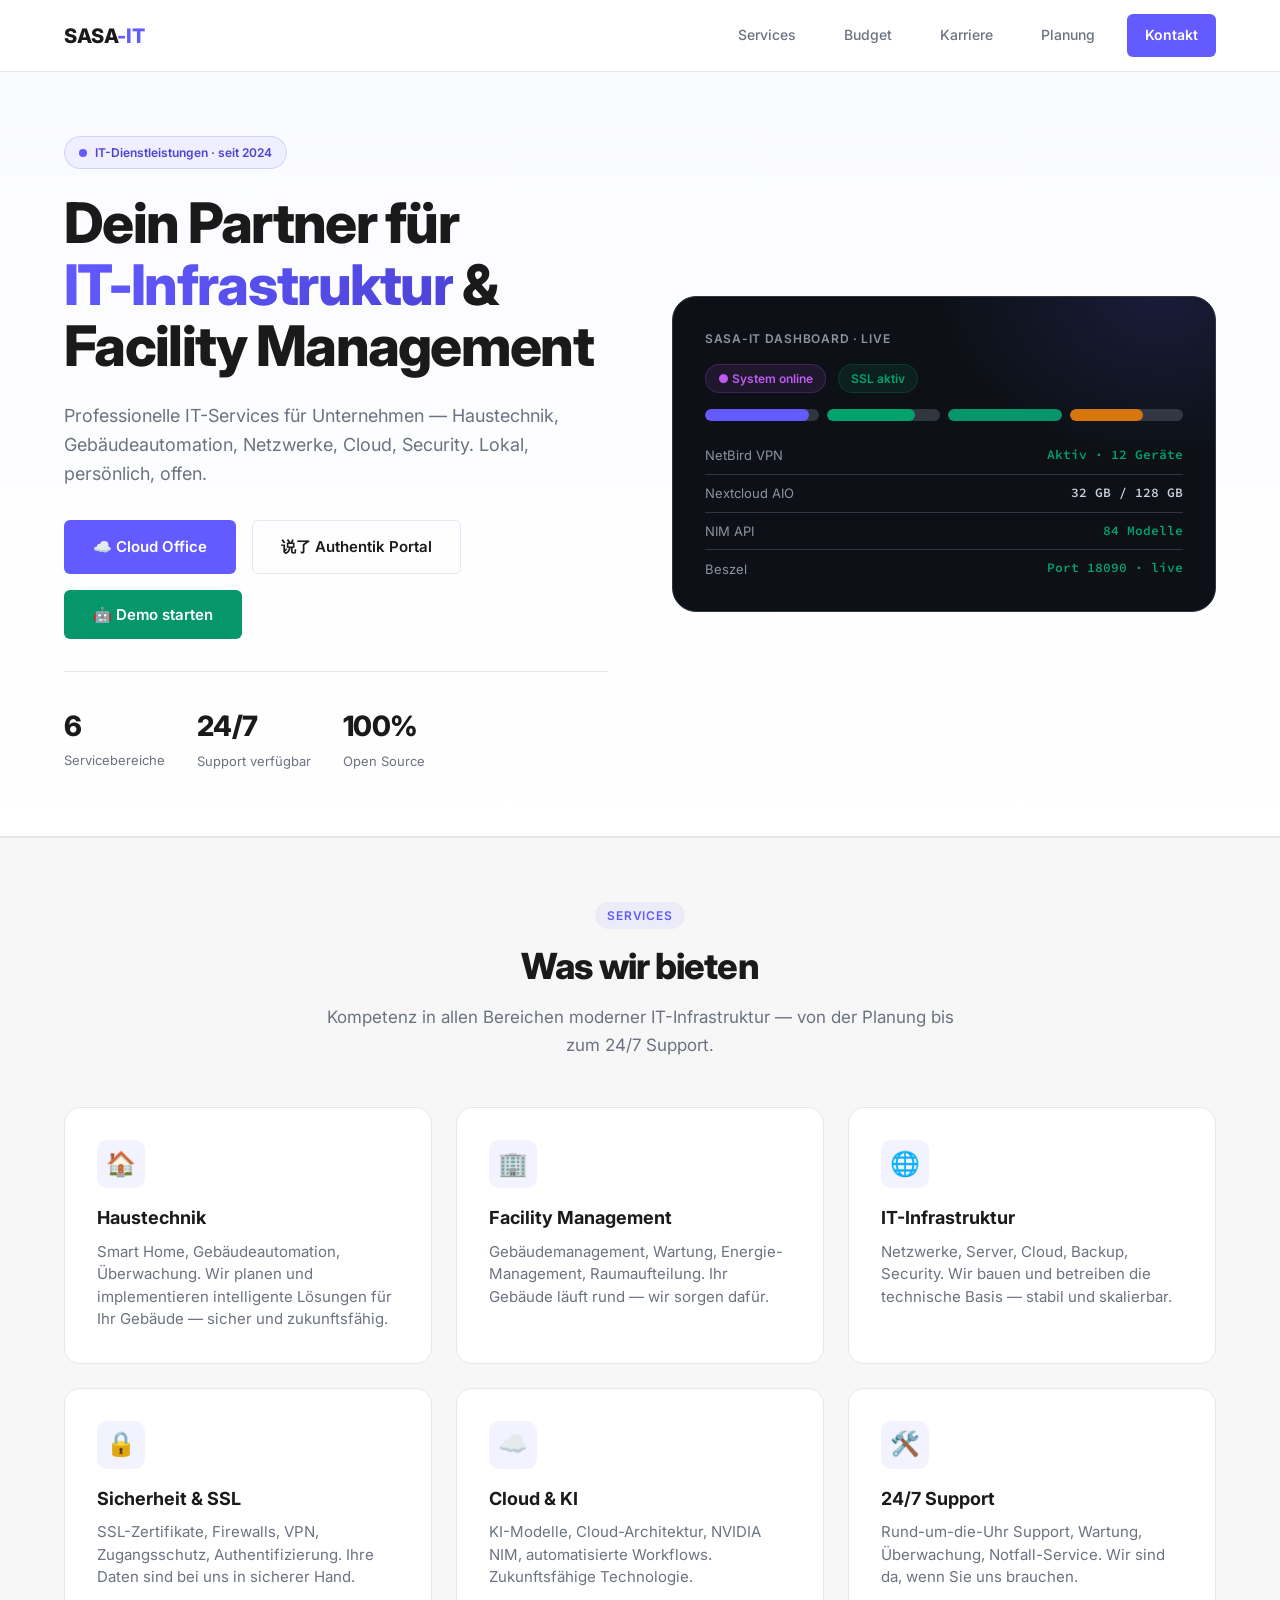
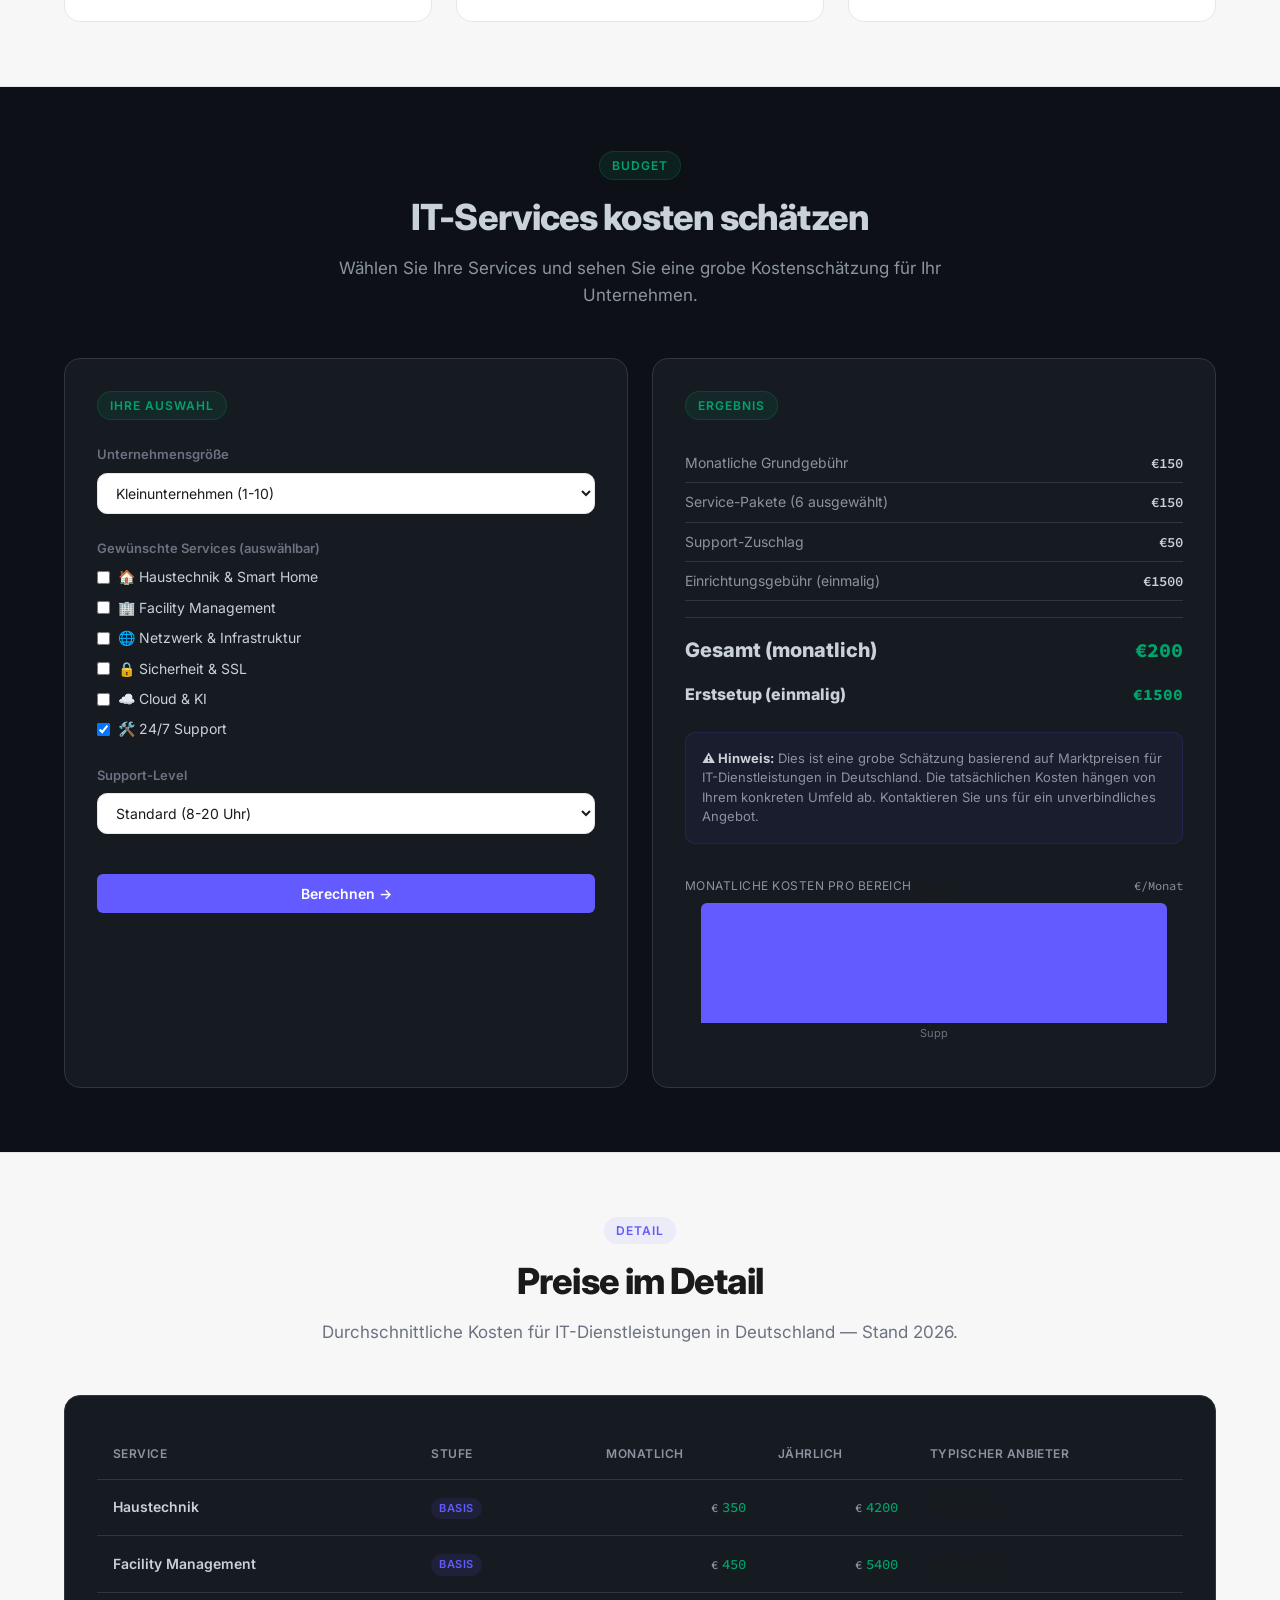
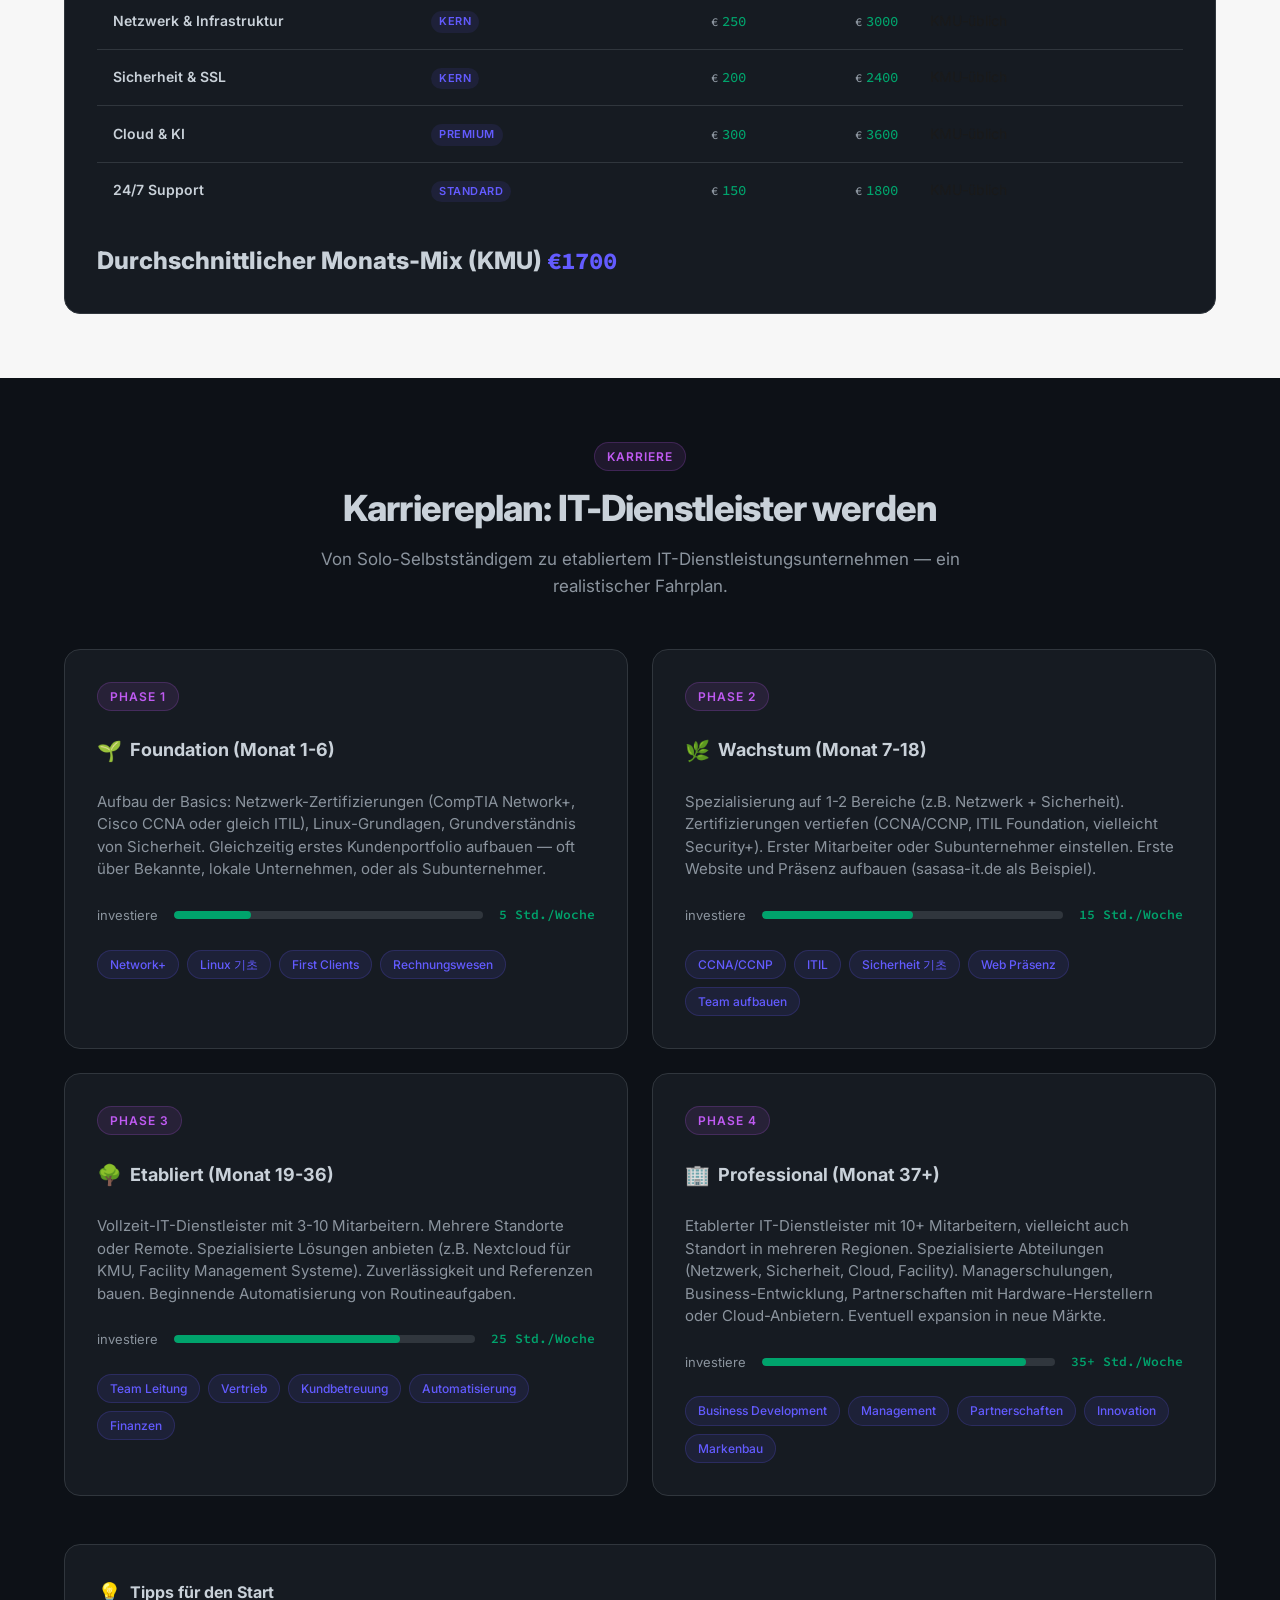
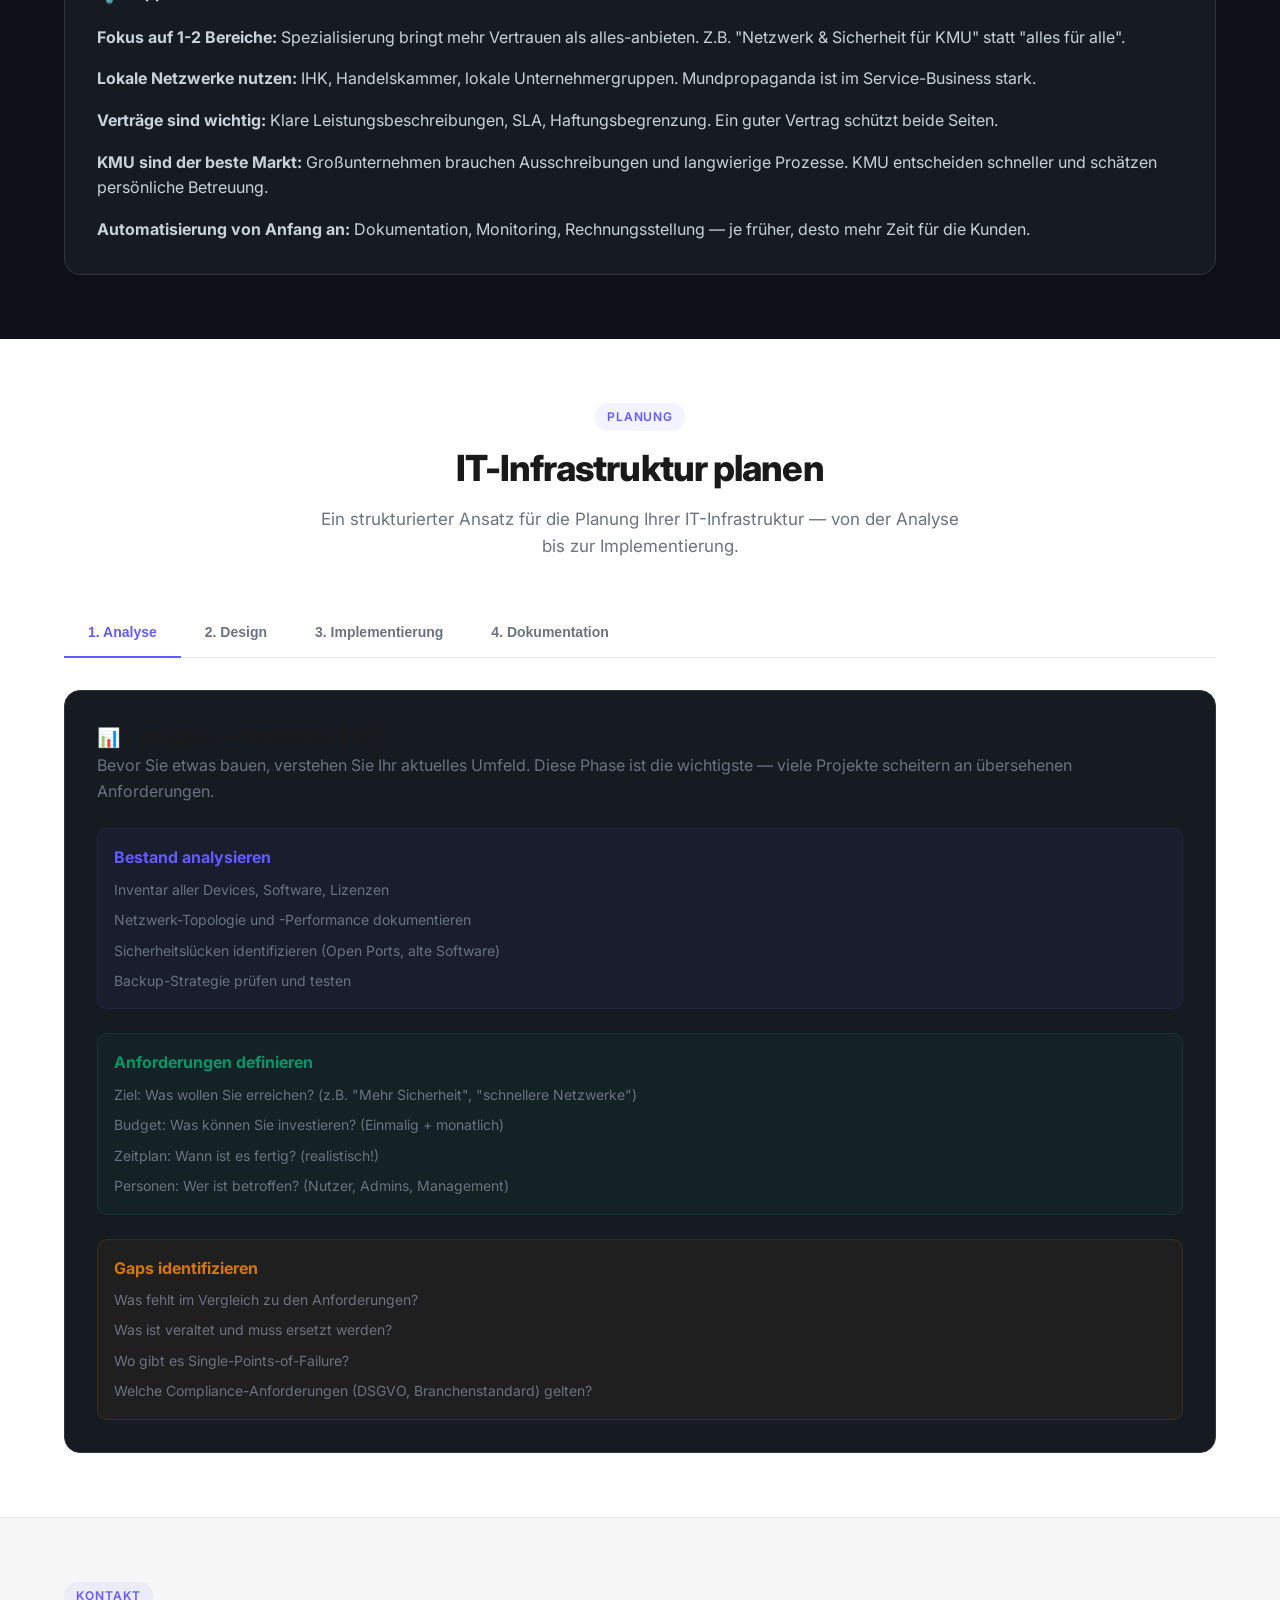
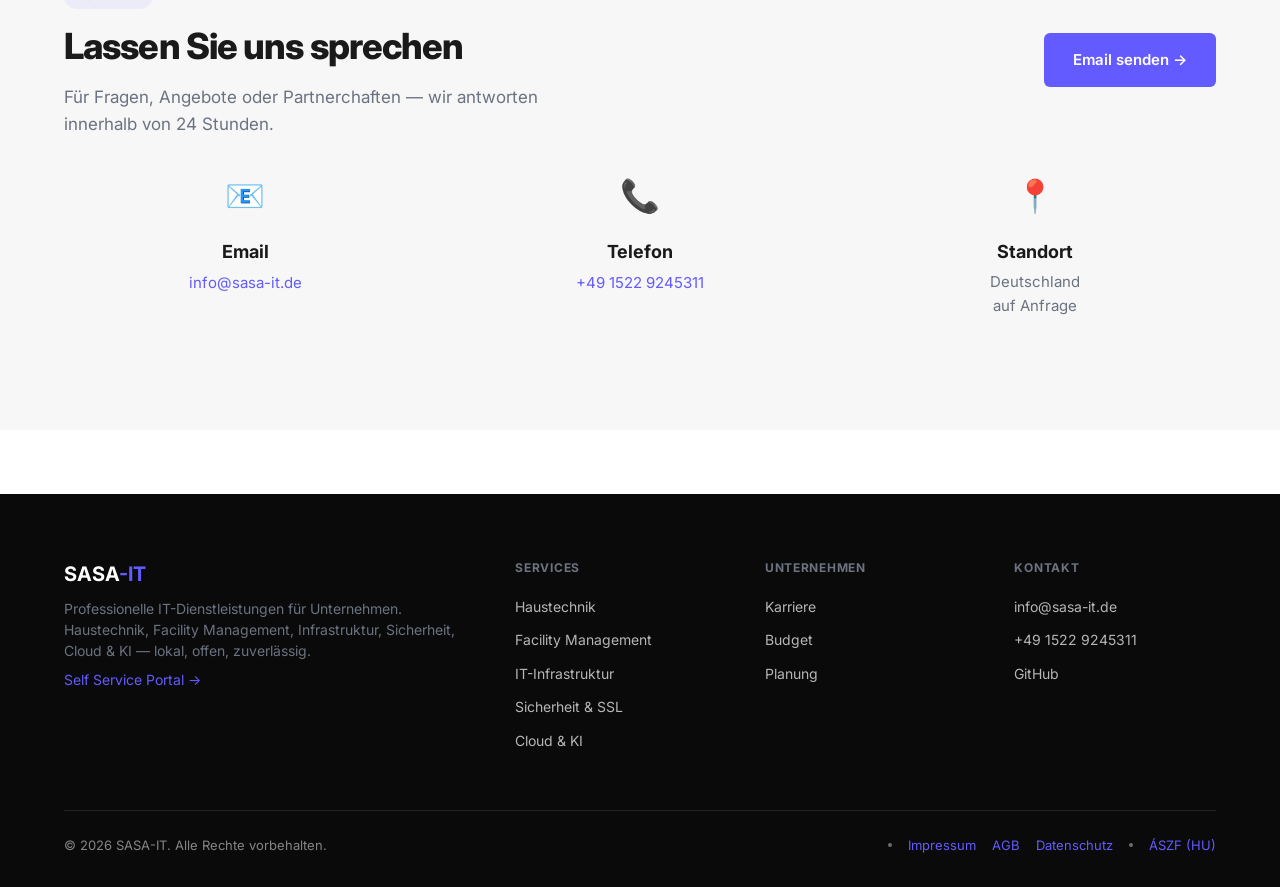
<file: landing-page/index.html>
<!DOCTYPE html>
<html lang="de">
<head>
  <meta charset="UTF-8">
  <meta name="viewport" content="width=device-width, initial-scale=1.0">
  <title>SASA-IT — IT-Dienstleistungen, Budget & Karriere</title>
  <link rel="preconnect" href="https://fonts.googleapis.com">
  <link rel="preconnect" href="https://fonts.gstatic.com" crossorigin>
  <link href="https://fonts.googleapis.com/css2?family=Inter:wght@400;500;600;700;800&family=Source+Code+Pro:wght@400;500&display=swap" rel="stylesheet">
  <style>
    /* === SASA-IT Design Tokens (Stripe/Linear Hybrid) === */
    :root {
      /* Stripe-inspired palette: clean, professional, trustworthy */
      --color-primary: #0a0a0a;
      --color-surface: #ffffff;
      --color-surface-alt: #f7f7f7;
      --color-surface-dark: #1a1a1a;
      --color-text: #1a1a1a;
      --color-text-muted: #6b7280;
      --color-text-inverse: #ffffff;
      --color-border: #e5e7eb;
      --color-border-dark: #374151;
      --color-accent: #635bff;        /* Stripe violet-blue */
      --color-accent-dark: #4b43d6;
      --color-success: #059669;
      --color-warning: #d97706;
      --color-danger: #dc2626;
      --color-info: #0284c7;

      /* Linear-inspired: dark surface, green accent for dashboard */
      --color-dashboard-bg: #0d1117;
      --color-dashboard-card: #161b22;
      --color-dashboard-border: #30363d;
      --color-dashboard-text: #c9d1d9;
      --color-dashboard-muted: #8b949e;
      --color-dashboard-accent: #00a36c; /* green */

      /* Typography */
      --font-sans: 'Inter', -apple-system, BlinkMacSystemFont, sans-serif;
      --font-mono: 'Source Code Pro', 'JetBrains Mono', monospace;

      /* Radius */
      --radius-sm: 6px;
      --radius-md: 10px;
      --radius-lg: 16px;
      --radius-xl: 24px;
      --radius-full: 9999px;

      /* Shadows */
      --shadow-sm: 0 1px 3px rgba(0,0,0,0.08);
      --shadow-md: 0 4px 12px rgba(0,0,0,0.1);
      --shadow-lg: 0 12px 32px rgba(0,0,0,0.12);
      --shadow-glow: 0 0 20px rgba(99,91,255,0.3);

      /* Spacing */
      --space-xs: 4px;
      --space-sm: 8px;
      --space-md: 16px;
      --space-lg: 24px;
      --space-xl: 32px;
      --space-2xl: 48px;
      --space-3xl: 64px;

      /* Layout */
      --max-width: 1200px;
      --nav-height: 72px;
    }

    /* === Reset === */
    *, *::before, *::after { box-sizing: border-box; margin: 0; padding: 0; }
    html { scroll-behavior: smooth; }
    body {
      font-family: var(--font-sans);
      font-size: 16px;
      line-height: 1.6;
      color: var(--color-text);
      background: var(--color-surface);
      -webkit-font-smoothing: antialiased;
      -moz-osx-font-smoothing: grayscale;
    }
    a { color: var(--color-accent); text-decoration: none; }
    a:hover { text-decoration: underline; }
    img, svg { max-width: 100%; display: block; }

    /* === Layout Utilities === */
    .container {
      max-width: var(--max-width);
      margin: 0 auto;
      padding: 0 var(--space-lg);
    }
    .flex { display: flex; }
    .flex-center { display: flex; align-items: center; justify-content: center; }
    .flex-between { display: flex; align-items: center; justify-content: space-between; }
    .gap-sm { gap: var(--space-sm); }
    .gap-md { gap: var(--space-md); }
    .gap-lg { gap: var(--space-lg); }
    .grid { display: grid; }
    .grid-2 { grid-template-columns: repeat(2, 1fr); }
    .grid-3 { grid-template-columns: repeat(3, 1fr); }
    .grid-4 { grid-template-columns: repeat(4, 1fr); }
    @media (max-width: 900px) {
      .grid-2, .grid-3, .grid-4 { grid-template-columns: 1fr; }
    }

    /* === Navigation === */
    .nav {
      position: fixed;
      top: 0;
      left: 0;
      right: 0;
      height: var(--nav-height);
      background: var(--color-surface);
      border-bottom: 1px solid var(--color-border);
      z-index: 1000;
    }
    .nav-inner {
      max-width: var(--max-width);
      margin: 0 auto;
      padding: 0 var(--space-lg);
      height: 100%;
      display: flex;
      align-items: center;
      justify-content: space-between;
    }
    .nav-logo {
      font-size: 1.25rem;
      font-weight: 800;
      color: var(--color-text);
      letter-spacing: -0.02em;
    }
    .nav-logo span { color: var(--color-accent); }
    .nav-links {
      display: flex;
      align-items: center;
      gap: var(--space-md);
    }
    .nav-link {
      font-size: 0.875rem;
      font-weight: 500;
      color: var(--color-text-muted);
      padding: var(--space-sm) var(--space-md);
      border-radius: var(--radius-sm);
      transition: background 0.15s ease, color 0.15s ease;
    }
    .nav-link:hover {
      background: var(--color-surface-alt);
      color: var(--color-text);
      text-decoration: none;
    }
    .nav-cta {
      background: var(--color-accent);
      color: var(--color-text-inverse);
      font-size: 0.875rem;
      font-weight: 600;
      padding: 10px 18px;
      border-radius: var(--radius-sm);
      transition: background 0.15s ease, transform 0.15s ease;
    }
    .nav-cta:hover {
      background: var(--color-accent-dark);
      transform: translateY(-1px);
      text-decoration: none;
    }
    @media (max-width: 768px) {
      .nav-links { display: none; }
    }

    /* === Button Base === */
    .btn {
      display: inline-flex;
      align-items: center;
      justify-content: center;
      font-family: var(--font-sans);
      font-size: 0.875rem;
      font-weight: 600;
      padding: 10px 20px;
      border-radius: var(--radius-sm);
      border: 1px solid transparent;
      cursor: pointer;
      transition: all 0.15s ease;
      text-decoration: none;
    }
    .btn-primary {
      background: var(--color-accent);
      color: var(--color-text-inverse);
    }
    .btn-primary:hover {
      background: var(--color-accent-dark);
      text-decoration: none;
      transform: translateY(-1px);
    }
    .btn-secondary {
      background: transparent;
      color: var(--color-text);
      border-color: var(--color-border);
    }
    .btn-secondary:hover {
      background: var(--color-surface-alt);
      border-color: var(--color-text-muted);
      text-decoration: none;
    }
    .btn-dark {
      background: var(--color-dashboard-bg);
      color: var(--color-dashboard-text);
      border-color: var(--color-dashboard-border);
    }
    .btn-dark:hover {
      background: var(--color-dashboard-card);
      text-decoration: none;
    }
    .btn-sm { padding: 6px 14px; font-size: 0.8125rem; }
    .btn-lg { padding: 14px 28px; font-size: 0.9375rem; }

    /* === Section === */
    .section {
      padding: var(--space-3xl) 0;
    }
    .section-header {
      text-align: center;
      margin-bottom: var(--space-2xl);
    }
    .section-label {
      display: inline-block;
      font-size: 0.75rem;
      font-weight: 600;
      text-transform: uppercase;
      letter-spacing: 0.08em;
      color: var(--color-accent);
      background: rgba(99,91,255,0.08);
      padding: 4px 12px;
      border-radius: var(--radius-full);
      margin-bottom: var(--space-md);
    }
    .section-title {
      font-size: 2.25rem;
      font-weight: 800;
      letter-spacing: -0.025em;
      line-height: 1.2;
      margin-bottom: var(--space-md);
    }
    .section-desc {
      font-size: 1.0625rem;
      color: var(--color-text-muted);
      max-width: 640px;
      margin: 0 auto;
    }

    /* === Cards === */
    .card {
      background: var(--color-surface);
      border: 1px solid var(--color-border);
      border-radius: var(--radius-lg);
      padding: var(--space-xl);
      transition: transform 0.2s ease, box-shadow 0.2s ease;
    }
    .card:hover {
      transform: translateY(-4px);
      box-shadow: var(--shadow-md);
    }
    .card-dark {
      background: var(--color-dashboard-card);
      border: 1px solid var(--color-dashboard-border);
      border-radius: var(--radius-lg);
      padding: var(--space-xl);
    }

    /* === Footer === */
    .footer {
      background: var(--color-primary);
      color: var(--color-text-inverse);
      padding: var(--space-3xl) 0 var(--space-xl);
      margin-top: var(--space-3xl);
    }
    .footer-grid {
      display: grid;
      grid-template-columns: 2fr 1fr 1fr 1fr;
      gap: var(--space-2xl);
      margin-bottom: var(--space-2xl);
    }
    @media (max-width: 768px) {
      .footer-grid { grid-template-columns: 1fr; }
    }
    .footer-brand h3 {
      font-size: 1.25rem;
      font-weight: 700;
      margin-bottom: var(--space-sm);
    }
    .footer-brand h3 span { color: var(--color-accent); }
    .footer-desc {
      font-size: 0.875rem;
      color: var(--color-text-muted);
      line-height: 1.5;
    }
    .footer-col h4 {
      font-size: 0.75rem;
      font-weight: 700;
      text-transform: uppercase;
      letter-spacing: 0.06em;
      color: var(--color-text-muted);
      margin-bottom: var(--space-md);
    }
    .footer-col ul { list-style: none; }
    .footer-col li { margin-bottom: var(--space-sm); }
    .footer-col a {
      font-size: 0.875rem;
      color: rgba(255,255,255,0.7);
      transition: color 0.15s ease;
    }
    .footer-col a:hover { color: #fff; text-decoration: none; }
    .footer-bottom {
      border-top: 1px solid rgba(255,255,255,0.1);
      padding-top: var(--space-lg);
      display: flex;
      justify-content: space-between;
      align-items: center;
      font-size: 0.8125rem;
      color: rgba(255,255,255,0.5);
    }
    @media (max-width: 600px) {
      .footer-bottom { flex-direction: column; gap: var(--space-sm); text-align: center; }
    }

    /* === Hero === */
    .hero {
      padding: calc(var(--nav-height) + var(--space-3xl)) 0 var(--space-3xl);
      background: linear-gradient(180deg, #fafbff 0%, #ffffff 100%);
      border-bottom: 1px solid var(--color-border);
    }
    .hero-grid {
      display: grid;
      grid-template-columns: 1fr 1fr;
      gap: var(--space-3xl);
      align-items: center;
    }
    @media (max-width: 900px) {
      .hero-grid { grid-template-columns: 1fr; }
    }
    .hero-content { max-width: 560px; }
    .hero-badge {
      display: inline-flex;
      align-items: center;
      gap: var(--space-sm);
      font-size: 0.75rem;
      font-weight: 600;
      color: var(--color-accent-dark);
      background: rgba(99,91,255,0.08);
      border: 1px solid rgba(99,91,255,0.2);
      padding: 6px 14px;
      border-radius: var(--radius-full);
      margin-bottom: var(--space-lg);
    }
    .hero-badge .dot {
      width: 8px;
      height: 8px;
      background: var(--color-accent);
      border-radius: var(--radius-full);
    }
    .hero-title {
      font-size: 3.5rem;
      font-weight: 800;
      letter-spacing: -0.03em;
      line-height: 1.1;
      margin-bottom: var(--space-lg);
    }
    .hero-title .highlight {
      color: var(--color-accent);
      background: linear-gradient(135deg, var(--color-accent) 0%, var(--color-accent-dark) 100%);
      -webkit-background-clip: text;
      -webkit-text-fill-color: transparent;
      background-clip: text;
    }
    .hero-desc {
      font-size: 1.125rem;
      color: var(--color-text-muted);
      line-height: 1.6;
      margin-bottom: var(--space-xl);
    }
    .hero-actions {
      display: flex;
      gap: var(--space-md);
      flex-wrap: wrap;
    }
    .hero-stats {
      display: flex;
      gap: var(--space-xl);
      margin-top: var(--space-xl);
      padding-top: var(--space-xl);
      border-top: 1px solid var(--color-border);
    }
    .hero-stat-value {
      font-size: 1.75rem;
      font-weight: 800;
      letter-spacing: -0.02em;
      color: var(--color-text);
    }
    .hero-stat-label {
      font-size: 0.8125rem;
      color: var(--color-text-muted);
      margin-top: 2px;
    }

    .hero-visual {
      background: var(--color-dashboard-bg);
      border-radius: var(--radius-xl);
      padding: var(--space-xl);
      border: 1px solid var(--color-dashboard-border);
      position: relative;
      overflow: hidden;
    }
    .hero-visual::before {
      content: '';
      position: absolute;
      top: -50%;
      right: -30%;
      width: 80%;
      height: 100%;
      background: radial-gradient(ellipse, rgba(99,91,255,0.15) 0%, transparent 70%);
      pointer-events: none;
    }
    .visual-title {
      font-size: 0.75rem;
      font-weight: 600;
      text-transform: uppercase;
      letter-spacing: 0.06em;
      color: var(--color-dashboard-muted);
      margin-bottom: var(--space-md);
    }
    .visual-bar {
      display: flex;
      gap: var(--space-sm);
      margin-bottom: var(--space-md);
    }
    .visual-bar-item {
      flex: 1;
      height: 12px;
      background: var(--color-dashboard-border);
      border-radius: var(--radius-full);
      overflow: hidden;
    }
    .visual-bar-item .fill {
      height: 100%;
      border-radius: var(--radius-full);
      background: var(--color-accent);
    }
    .visual-row {
      display: flex;
      justify-content: space-between;
      align-items: center;
      padding: var(--space-sm) 0;
      border-bottom: 1px solid var(--color-dashboard-border);
    }
    .visual-row:last-child { border-bottom: none; }
    .visual-row-label {
      font-size: 0.8125rem;
      color: var(--color-dashboard-muted);
    }
    .visual-row-value {
      font-size: 0.8125rem;
      font-weight: 600;
      color: var(--color-dashboard-text);
      font-family: var(--font-mono);
    }
    .visual-row-value.green { color: var(--color-dashboard-accent); }
    .visual-pill {
      display: inline-flex;
      align-items: center;
      gap: var(--space-xs);
      font-size: 0.75rem;
      font-weight: 600;
      padding: 4px 12px;
      border-radius: var(--radius-full);
      background: rgba(0,163,108,0.1);
      color: var(--color-dashboard-accent);
      border: 1px solid rgba(0,163,108,0.2);
    }
    .visual-pill.live { background: rgba(191,90,242,0.1); color: #bf5af2; border-color: rgba(191,90,242,0.2); }

    /* === Feature Grid === */
    .features {
      background: var(--color-surface-alt);
      border-top: 1px solid var(--color-border);
      border-bottom: 1px solid var(--color-border);
    }
    .feature-card {
      background: var(--color-surface);
      border: 1px solid var(--color-border);
      border-radius: var(--radius-lg);
      padding: var(--space-xl);
      transition: transform 0.2s ease, box-shadow 0.2s ease;
    }
    .feature-card:hover {
      transform: translateY(-2px);
      box-shadow: var(--shadow-md);
    }
    .feature-icon {
      width: 48px;
      height: 48px;
      background: rgba(99,91,255,0.08);
      border-radius: var(--radius-md);
      display: flex;
      align-items: center;
      justify-content: center;
      margin-bottom: var(--space-md);
      font-size: 1.5rem;
    }
    .feature-title {
      font-size: 1.125rem;
      font-weight: 700;
      margin-bottom: var(--space-sm);
    }
    .feature-desc {
      font-size: 0.9375rem;
      color: var(--color-text-muted);
      line-height: 1.5;
    }

    /* === Budget Table === */
    .budget-section {
      background: var(--color-dashboard-bg);
      color: var(--color-dashboard-text);
    }
    .budget-section .section-title { color: var(--color-dashboard-text); }
    .budget-section .section-desc { color: var(--color-dashboard-muted); }
    .budget-section .section-label {
      background: rgba(0,163,108,0.1);
      color: var(--color-dashboard-accent);
      border: 1px solid rgba(0,163,108,0.2);
    }
    .budget-card {
      background: var(--color-dashboard-card);
      border: 1px solid var(--color-dashboard-border);
      border-radius: var(--radius-lg);
      padding: var(--space-xl);
    }
    .budget-table {
      width: 100%;
      border-collapse: collapse;
      font-size: 0.875rem;
    }
    .budget-table th {
      text-align: left;
      padding: var(--space-md) var(--space-md);
      font-size: 0.75rem;
      font-weight: 600;
      text-transform: uppercase;
      letter-spacing: 0.04em;
      color: var(--color-dashboard-muted);
      border-bottom: 1px solid var(--color-dashboard-border);
    }
    .budget-table td {
      padding: var(--space-md) var(--space-md);
      border-bottom: 1px solid var(--color-dashboard-border);
      vertical-align: middle;
    }
    .budget-table tr:last-child td { border-bottom: none; }
    .budget-table .name {
      font-weight: 600;
      color: var(--color-dashboard-text);
    }
    .budget-table .value {
      font-family: var(--font-mono);
      font-weight: 500;
      text-align: right;
      color: var(--color-dashboard-accent);
    }
    .budget-table .value .currency {
      font-size: 0.75rem;
      color: var(--color-dashboard-muted);
      margin-right: 4px;
    }
    .budget-tag {
      display: inline-block;
      font-size: 0.6875rem;
      font-weight: 600;
      text-transform: uppercase;
      letter-spacing: 0.04em;
      padding: 2px 8px;
      border-radius: var(--radius-full);
      background: rgba(99,91,255,0.1);
      color: var(--color-accent);
    }
    .budget-tag.green {
      background: rgba(0,163,108,0.1);
      color: var(--color-dashboard-accent);
    }
    .budget-tag.amber {
      background: rgba(217,119,6,0.1);
      color: var(--color-warning);
    }
    .budget-total {
      font-size: 1.5rem;
      font-weight: 800;
      color: var(--color-dashboard-text);
      margin-top: var(--space-lg);
    }
    .budget-total .currency {
      font-size: 1rem;
      color: var(--color-dashboard-muted);
      margin-right: 8px;
      font-weight: 500;
    }
    .budget-note {
      margin-top: var(--space-lg);
      padding: var(--space-md);
      background: rgba(99,91,255,0.05);
      border: 1px solid rgba(99,91,255,0.15);
      border-radius: var(--radius-md);
      font-size: 0.8125rem;
      color: var(--color-dashboard-muted);
      line-height: 1.5;
    }
    .budget-note strong { color: var(--color-dashboard-text); }

    /* === Career === */
    .career-card {
      background: var(--color-dashboard-card);
      border: 1px solid var(--color-dashboard-border);
      border-radius: var(--radius-lg);
      padding: var(--space-xl);
      display: flex;
      flex-direction: column;
      gap: var(--space-lg);
    }
    .career-card h3 {
      font-size: 1.125rem;
      font-weight: 700;
      color: var(--color-dashboard-text);
      display: flex;
      align-items: center;
      gap: var(--space-sm);
    }
    .career-card h3 .emoji { font-size: 1.25rem; }
    .career-card p {
      font-size: 0.9375rem;
      color: var(--color-dashboard-muted);
      line-height: 1.5;
    }
    .career-level {
      display: flex;
      align-items: center;
      gap: var(--space-md);
    }
    .career-level-bar {
      flex: 1;
      height: 8px;
      background: var(--color-dashboard-border);
      border-radius: var(--radius-full);
      overflow: hidden;
    }
    .career-level-bar .fill {
      height: 100%;
      border-radius: var(--radius-full);
      background: var(--color-dashboard-accent);
    }
    .career-level-label {
      font-size: 0.8125rem;
      font-weight: 600;
      font-family: var(--font-mono);
      color: var(--color-dashboard-accent);
      min-width: 48px;
      text-align: right;
    }
    .career-skills {
      display: flex;
      flex-wrap: wrap;
      gap: var(--space-sm);
    }
    .career-skill {
      font-size: 0.75rem;
      font-weight: 500;
      padding: 4px 12px;
      background: rgba(99,91,255,0.1);
      color: var(--color-accent);
      border-radius: var(--radius-full);
      border: 1px solid rgba(99,91,255,0.2);
    }

    /* === Tab Navigation === */
    .tabs {
      display: flex;
      gap: 0;
      border-bottom: 1px solid var(--color-border);
      margin-bottom: var(--space-xl);
    }
    .tab {
      padding: var(--space-md) var(--space-lg);
      font-size: 0.875rem;
      font-weight: 600;
      color: var(--color-text-muted);
      border: none;
      background: none;
      cursor: pointer;
      border-bottom: 2px solid transparent;
      transition: color 0.15s ease, border-color 0.15s ease;
      margin-bottom: -1px;
    }
    .tab:hover { color: var(--color-text); }
    .tab.active {
      color: var(--color-accent);
      border-bottom-color: var(--color-accent);
    }

    /* === Toggle === */
    .toggle-group {
      display: flex;
      gap: var(--space-md);
      margin-bottom: var(--space-lg);
    }
    .toggle-btn {
      padding: var(--space-sm) var(--space-lg);
      font-size: 0.8125rem;
      font-weight: 600;
      border: 1px solid var(--color-border);
      background: var(--color-surface);
      border-radius: var(--radius-full);
      cursor: pointer;
      transition: all 0.15s ease;
      color: var(--color-text-muted);
    }
    .toggle-btn:hover { border-color: var(--color-text-muted); color: var(--color-text); }
    .toggle-btn.active {
      background: var(--color-accent);
      color: var(--color-text-inverse);
      border-color: var(--color-accent);
    }

    /* === Form === */
    .form-group {
      margin-bottom: var(--space-lg);
    }
    .form-label {
      display: block;
      font-size: 0.8125rem;
      font-weight: 600;
      color: var(--color-text-muted);
      margin-bottom: var(--space-sm);
    }
    .form-input {
      width: 100%;
      padding: 10px 14px;
      font-family: var(--font-sans);
      font-size: 0.875rem;
      border: 1px solid var(--color-border);
      border-radius: var(--radius-md);
      background: var(--color-surface);
      color: var(--color-text);
      transition: border-color 0.15s ease, box-shadow 0.15s ease;
    }
    .form-input:focus {
      outline: none;
      border-color: var(--color-accent);
      box-shadow: 0 0 0 3px rgba(99,91,255,0.1);
    }
    .form-row {
      display: grid;
      grid-template-columns: 1fr 1fr;
      gap: var(--space-md);
    }
    @media (max-width: 600px) {
      .form-row { grid-template-columns: 1fr; }
    }

    /* === Result Panel === */
    .result-panel {
      background: var(--color-dashboard-card);
      border: 1px solid var(--color-dashboard-border);
      border-radius: var(--radius-lg);
      padding: var(--space-xl);
      margin-top: var(--space-lg);
    }
    .result-row {
      display: flex;
      justify-content: space-between;
      align-items: center;
      padding: var(--space-sm) 0;
      border-bottom: 1px solid var(--color-dashboard-border);
      font-size: 0.875rem;
    }
    .result-row:last-child { border-bottom: none; }
    .result-row-label { color: var(--color-dashboard-muted); }
    .result-row-value {
      font-family: var(--font-mono);
      font-weight: 600;
      color: var(--color-dashboard-text);
    }
    .result-row-value.positive { color: var(--color-dashboard-accent); }
    .result-total {
      font-size: 1.25rem;
      font-weight: 800;
      margin-top: var(--space-md);
      padding-top: var(--space-md);
      border-top: 1px solid var(--color-dashboard-border);
      display: flex;
      justify-content: space-between;
      align-items: center;
    }
    .result-total .value {
      font-family: var(--font-mono);
      color: var(--color-dashboard-accent);
    }

    /* === Charts (CSS only) === */
    .chart-container {
      margin: var(--space-xl) 0;
    }
    .chart-bars {
      display: flex;
      align-items: flex-end;
      gap: var(--space-sm);
      height: 120px;
      padding: 0 var(--space-md);
    }
    .chart-bar {
      flex: 1;
      background: var(--color-accent);
      border-radius: var(--radius-sm) var(--radius-sm) 0 0;
      transition: height 0.3s ease;
      min-height: 4px;
      position: relative;
    }
    .chart-bar:hover { opacity: 0.8; }
    .chart-bar-label {
      position: absolute;
      bottom: -20px;
      left: 50%;
      transform: translateX(-50%);
      font-size: 0.6875rem;
      color: var(--color-text-muted);
      white-space: nowrap;
    }
    .chart-bar-value {
      position: absolute;
      top: -18px;
      left: 50%;
      transform: translateX(-50%);
      font-size: 0.6875rem;
      font-weight: 600;
      font-family: var(--font-mono);
      color: var(--color-text);
    }
    .chart-donut {
      width: 120px;
      height: 120px;
      border-radius: var(--radius-full);
      background: conic-gradient(
        var(--color-accent) 0deg 180deg,
        var(--color-dashboard-border) 180deg 360deg
      );
      position: relative;
      margin: 0 auto;
    }
    .chart-donut-hole {
      width: 80px;
      height: 80px;
      border-radius: var(--radius-full);
      background: var(--color-dashboard-card);
      position: absolute;
      top: 50%;
      left: 50%;
      transform: translate(-50%, -50%);
      display: flex;
      align-items: center;
      justify-content: center;
      font-size: 1.25rem;
      font-weight: 800;
      color: var(--color-dashboard-text);
      font-family: var(--font-mono);
    }

    /* === Animations === */
    @keyframes fadeInUp {
      from { opacity: 0; transform: translateY(20px); }
      to { opacity: 1; transform: translateY(0); }
    }
    .animate-in {
      animation: fadeInUp 0.4s ease forwards;
    }
    .delay-1 { animation-delay: 0.1s; }
    .delay-2 { animation-delay: 0.2s; }
    .delay-3 { animation-delay: 0.3s; }

    /* === Scrollbar === */
    ::-webkit-scrollbar { width: 8px; }
    ::-webkit-scrollbar-track { background: var(--color-surface-alt); }
    ::-webkit-scrollbar-thumb { background: var(--color-border); border-radius: 4px; }
    ::-webkit-scrollbar-thumb:hover { background: var(--color-text-muted); }
  </style>
</head>
<body>

<!-- Navigation -->
<nav class="nav">
  <div class="nav-inner">
    <a href="#hero" class="nav-logo">SASA<span>-IT</span></a>
    <div class="nav-links">
      <a href="#services" class="nav-link">Services</a>
      <a href="#budget" class="nav-link">Budget</a>
      <a href="#career" class="nav-link">Karriere</a>
      <a href="#planning" class="nav-link">Planung</a>
      <a href="#contact" class="nav-cta">Kontakt</a>
    </div>
  </div>
</nav>

<!-- Hero -->
<section class="hero" id="hero">
  <div class="container">
    <div class="hero-grid">
      <div class="hero-content">
        <div class="hero-badge animate-in">
          <span class="dot"></span>
          IT-Dienstleistungen · seit 2024
        </div>
        <h1 class="hero-title animate-in delay-1">
          Dein Partner für<br>
          <span class="highlight">IT-Infrastruktur</span> &<br>
          Facility Management
        </h1>
        <p class="hero-desc animate-in delay-2">
          Professionelle IT-Services für Unternehmen — Haustechnik, Gebäudeautomation,
          Netzwerke, Cloud, Security. Lokal, persönlich, offen.
        </p>
        <div class="hero-actions animate-in delay-3">
          <a href="https://office.sasa-it.de" class="btn btn-primary btn-lg" target="_blank" rel="noopener">☁️ Cloud Office</a>
          <a href="https://auth.sasa-it.de" class="btn btn-secondary btn-lg" target="_blank" rel="noopener">说了 Authentik Portal</a>
          <button class="btn btn-primary btn-lg" onclick="openDemoFlow()" style="background: var(--color-success);">🤖 Demo starten</button>
        </div>
        <div class="hero-stats animate-in delay-3">
          <div>
            <div class="hero-stat-value">6</div>
            <div class="hero-stat-label">Servicebereiche</div>
          </div>
          <div>
            <div class="hero-stat-value">24/7</div>
            <div class="hero-stat-label">Support verfügbar</div>
          </div>
          <div>
            <div class="hero-stat-value">100%</div>
            <div class="hero-stat-label">Open Source</div>
          </div>
        </div>
      </div>
      <div class="hero-visual animate-in delay-2">
        <div class="visual-title">SASA-IT Dashboard · Live</div>
        <div style="margin-bottom: var(--space-md);">
          <div class="visual-pill live">● System online</div>
          <div class="visual-pill" style="margin-left: var(--space-sm);">SSL aktiv</div>
        </div>
        <div class="visual-bar">
          <div class="visual-bar-item"><div class="fill" style="width: 92%;"></div></div>
          <div class="visual-bar-item"><div class="fill" style="width: 78%; background: var(--color-dashboard-accent);"></div></div>
          <div class="visual-bar-item"><div class="fill" style="width: 100%; background: var(--color-success);"></div></div>
          <div class="visual-bar-item"><div class="fill" style="width: 65%; background: var(--color-warning);"></div></div>
        </div>
        <div class="visual-row">
          <span class="visual-row-label">NetBird VPN</span>
          <span class="visual-row-value green">Aktiv · 12 Geräte</span>
        </div>
        <div class="visual-row">
          <span class="visual-row-label">Nextcloud AIO</span>
          <span class="visual-row-value">32 GB / 128 GB</span>
        </div>
        <div class="visual-row">
          <span class="visual-row-label">NIM API</span>
          <span class="visual-row-value green">84 Modelle</span>
        </div>
        <div class="visual-row" style="border-bottom: none; padding-bottom: 0;">
          <span class="visual-row-label">Beszel</span>
          <span class="visual-row-value green">Port 18090 · live</span>
        </div>
      </div>
    </div>
  </div>
</section>

<!-- Services -->
<section class="section features" id="services">
  <div class="container">
    <div class="section-header">
      <div class="section-label">Services</div>
      <h2 class="section-title">Was wir bieten</h2>
      <p class="section-desc">
        Kompetenz in allen Bereichen moderner IT-Infrastruktur — von der Planung bis zum 24/7 Support.
      </p>
    </div>
    <div class="grid grid-3" style="gap: var(--space-lg);">
      <div class="feature-card">
        <div class="feature-icon">🏠</div>
        <h3 class="feature-title">Haustechnik</h3>
        <p class="feature-desc">
          Smart Home, Gebäudeautomation, Überwachung. Wir planen und implementieren intelligente
          Lösungen für Ihr Gebäude — sicher und zukunftsfähig.
        </p>
      </div>
      <div class="feature-card">
        <div class="feature-icon">🏢</div>
        <h3 class="feature-title">Facility Management</h3>
        <p class="feature-desc">
          Gebäudemanagement, Wartung, Energie-Management, Raumaufteilung. Ihr Gebäude läuft rund — wir sorgen dafür.
        </p>
      </div>
      <div class="feature-card">
        <div class="feature-icon">🌐</div>
        <h3 class="feature-title">IT-Infrastruktur</h3>
        <p class="feature-desc">
          Netzwerke, Server, Cloud, Backup, Security. Wir bauen und betreiben die technische Basis — stabil und skalierbar.
        </p>
      </div>
      <div class="feature-card">
        <div class="feature-icon">🔒</div>
        <h3 class="feature-title">Sicherheit & SSL</h3>
        <p class="feature-desc">
          SSL-Zertifikate, Firewalls, VPN, Zugangsschutz, Authentifizierung. Ihre Daten sind bei uns in sicherer Hand.
        </p>
      </div>
      <div class="feature-card">
        <div class="feature-icon">☁️</div>
        <h3 class="feature-title">Cloud & KI</h3>
        <p class="feature-desc">
          KI-Modelle, Cloud-Architektur, NVIDIA NIM, automatisierte Workflows. Zukunftsfähige Technologie.
        </p>
      </div>
      <div class="feature-card">
        <div class="feature-icon">🛠️</div>
        <h3 class="feature-title">24/7 Support</h3>
        <p class="feature-desc">
          Rund-um-die-Uhr Support, Wartung, Überwachung, Notfall-Service. Wir sind da, wenn Sie uns brauchen.
        </p>
      </div>
    </div>
  </div>
</section>

<!-- Budget Calculator -->
<section class="section budget-section" id="budget">
  <div class="container">
    <div class="section-header">
      <div class="section-label" style="background: rgba(0,163,108,0.1); color: var(--color-dashboard-accent); border: 1px solid rgba(0,163,108,0.2);">Budget</div>
      <h2 class="section-title">IT-Services kosten schätzen</h2>
      <p class="section-desc">
        Wählen Sie Ihre Services und sehen Sie eine grobe Kostenschätzung für Ihr Unternehmen.
      </p>
    </div>

    <div style="display: flex; gap: var(--space-lg); flex-wrap: wrap;">
      <div class="budget-card" style="flex: 1; min-width: 300px;">
        <div class="section-label" style="margin-bottom: var(--space-lg);">Ihre Auswahl</div>

        <div class="form-group">
          <label class="form-label">Unternehmensgröße</label>
          <select id="company-size" class="form-input" onchange="calculateBudget()">
            <option value="solo">Einzelperson / Solo</option>
            <option value="small" selected>Kleinunternehmen (1-10)</option>
            <option value="medium">Mittelunternehmen (11-50)</option>
            <option value="large">Unternehmen (51-200)</option>
            <option value="enterprise">Großunternehmen (200+)</option>
          </select>
        </div>

        <div class="form-group">
          <label class="form-label">Gewünschte Services (auswählbar)</label>
          <div style="display: flex; flex-direction: column; gap: var(--space-sm);">
            <label style="display: flex; align-items: center; gap: var(--space-sm); cursor: pointer; font-size: 0.875rem;">
              <input type="checkbox" class="service-check" data-service="haustechnik" onchange="calculateBudget()">
              <span>🏠 Haustechnik & Smart Home</span>
            </label>
            <label style="display: flex; align-items: center; gap: var(--space-sm); cursor: pointer; font-size: 0.875rem;">
              <input type="checkbox" class="service-check" data-service="facility" onchange="calculateBudget()">
              <span>🏢 Facility Management</span>
            </label>
            <label style="display: flex; align-items: center; gap: var(--space-sm); cursor: pointer; font-size: 0.875rem;">
              <input type="checkbox" class="service-check" data-service="netzwerk" onchange="calculateBudget()">
              <span>🌐 Netzwerk & Infrastruktur</span>
            </label>
            <label style="display: flex; align-items: center; gap: var(--space-sm); cursor: pointer; font-size: 0.875rem;">
              <input type="checkbox" class="service-check" data-service="security" onchange="calculateBudget()">
              <span>🔒 Sicherheit & SSL</span>
            </label>
            <label style="display: flex; align-items: center; gap: var(--space-sm); cursor: pointer; font-size: 0.875rem;">
              <input type="checkbox" class="service-check" data-service="cloud" onchange="calculateBudget()">
              <span>☁️ Cloud & KI</span>
            </label>
            <label style="display: flex; align-items: center; gap: var(--space-sm); cursor: pointer; font-size: 0.875rem;">
              <input type="checkbox" class="service-check" data-service="support" checked onchange="calculateBudget()">
              <span>🛠️ 24/7 Support</span>
            </label>
          </div>
        </div>

        <div class="form-group">
          <label class="form-label">Support-Level</label>
          <select id="support-level" class="form-input" onchange="calculateBudget()">
            <option value="basic">Basic (Business Hours)</option>
            <option value="standard" selected>Standard (8-20 Uhr)</option>
            <option value="premium">Premium (24/7)</option>
          </select>
        </div>

        <button class="btn btn-primary" onclick="calculateBudget()" style="width: 100%; margin-top: var(--space-md);">
          Berechnen →
        </button>
      </div>

      <div class="budget-card" style="flex: 1; min-width: 300px;">
        <div class="section-label" style="margin-bottom: var(--space-lg);">Ergebnis</div>

        <div id="budget-results">
          <div class="result-row">
            <span class="result-row-label">Monatliche Grundgebühr</span>
            <span class="result-row-value" id="monthly-base">—</span>
          </div>
          <div class="result-row">
            <span class="result-row-label">Service-Pakete (6 ausgewählt)</span>
            <span class="result-row-value" id="services-cost">—</span>
          </div>
          <div class="result-row">
            <span class="result-row-label">Support-Zuschlag</span>
            <span class="result-row-value" id="support-cost">—</span>
          </div>
          <div class="result-row">
            <span class="result-row-label">Einrichtungsgebühr (einmalig)</span>
            <span class="result-row-value" id="setup-cost">—</span>
          </div>
          <div class="result-total">
            <span>Gesamt (monatlich)</span>
            <span class="value" id="total-monthly">—</span>
          </div>
          <div class="result-total" style="margin-top: var(--space-md); border-top: none; padding-top: 0; font-size: 1rem;">
            <span>Erstsetup (einmalig)</span>
            <span class="value" id="total-setup" style="font-size: 1rem;">—</span>
          </div>
        </div>

        <div class="budget-note" style="margin-top: var(--space-lg);">
          <strong>⚠ Hinweis:</strong> Dies ist eine grobe Schätzung basierend auf Marktpreisen für IT-Dienstleistungen in Deutschland.
          Die tatsächlichen Kosten hängen von Ihrem konkreten Umfeld ab. Kontaktieren Sie uns für ein unverbindliches Angebot.
        </div>

        <div style="margin-top: var(--space-lg);">
          <!-- CSS Bar Chart -->
          <div class="chart-container">
            <div style="display: flex; justify-content: space-between; margin-bottom: var(--space-sm);">
              <span style="font-size: 0.75rem; color: var(--color-dashboard-muted); text-transform: uppercase; letter-spacing: 0.04em;">Monatliche Kosten pro Bereich</span>
              <span style="font-size: 0.75rem; color: var(--color-dashboard-muted); font-family: var(--font-mono);">€/Monat</span>
            </div>
            <div class="chart-bars" id="budget-chart">
              <!-- dynamically filled -->
            </div>
          </div>
        </div>
      </div>
    </div>
  </div>
</section>

<!-- Budget Detail Table -->
<section class="section" id="budget-detail" style="background: var(--color-surface-alt); border-top: 1px solid var(--color-border);">
  <div class="container">
    <div class="section-header">
      <div class="section-label">Detail</div>
      <h2 class="section-title">Preise im Detail</h2>
      <p class="section-desc">
        Durchschnittliche Kosten für IT-Dienstleistungen in Deutschland — Stand 2026.
      </p>
    </div>

    <div class="budget-card">
      <table class="budget-table">
        <thead>
          <tr>
            <th>Service</th>
            <th>Stufe</th>
            <th>Monatlich</th>
            <th>Jährlich</th>
            <th>Typischer Anbieter</th>
          </tr>
        </thead>
        <tbody id="budget-table-body">
          <!-- filled by JS -->
        </tbody>
      </table>

      <div class="budget-total">
        <span>Durchschnittlicher Monats-Mix (KMU)</span>
        <span style="font-family: var(--font-mono); color: var(--color-accent);" id="avg-monthly">—</span>
      </div>
    </div>
  </div>
</section>

<!-- Career / Karriereplan -->
<section class="section budget-section" id="career">
  <div class="container">
    <div class="section-header">
      <div class="section-label" style="background: rgba(191,90,242,0.1); color: #bf5af2; border: 1px solid rgba(191,90,242,0.2);">Karriere</div>
      <h2 class="section-title">Karriereplan: IT-Dienstleister werden</h2>
      <p class="section-desc">
        Von Solo-Selbstständigem zu etabliertem IT-Dienstleistungsunternehmen — ein realistischer Fahrplan.
      </p>
    </div>

    <div class="grid grid-2" style="gap: var(--space-lg);">
      <div class="career-card">
        <div class="section-label" style="background: rgba(191,90,242,0.1); color: #bf5af2; border: 1px solid rgba(191,90,242,0.2); margin-bottom: 0; align-self: flex-start;">Phase 1</div>
        <h3><span class="emoji">🌱</span> Foundation (Monat 1-6)</h3>
        <p>
          Aufbau der Basics: Netzwerk-Zertifizierungen (CompTIA Network+, Cisco CCNA oder gleich ITIL),
          Linux-Grundlagen, Grundverständnis von Sicherheit. Gleichzeitig erstes Kundenportfolio aufbauen —
          oft über Bekannte, lokale Unternehmen, oder als Subunternehmer.
        </p>
        <div class="career-level">
          <span style="font-size: 0.8125rem; color: var(--color-dashboard-muted);">investiere</span>
          <div class="career-level-bar"><div class="fill" style="width: 25%;"></div></div>
          <span class="career-level-label">5 Std./Woche</span>
        </div>
        <div class="career-skills">
          <span class="career-skill">Network+</span>
          <span class="career-skill">Linux 기초</span>
          <span class="career-skill">First Clients</span>
          <span class="career-skill">Rechnungswesen</span>
        </div>
      </div>

      <div class="career-card">
        <div class="section-label" style="background: rgba(191,90,242,0.1); color: #bf5af2; border: 1px solid rgba(191,90,242,0.2); margin-bottom: 0; align-self: flex-start;">Phase 2</div>
        <h3><span class="emoji">🌿</span> Wachstum (Monat 7-18)</h3>
        <p>
          Spezialisierung auf 1-2 Bereiche (z.B. Netzwerk + Sicherheit). Zertifizierungen vertiefen
          (CCNA/CCNP, ITIL Foundation, vielleicht Security+). Erster Mitarbeiter oder Subunternehmer
          einstellen. Erste Website und Präsenz aufbauen (sasasa-it.de als Beispiel).
        </p>
        <div class="career-level">
          <span style="font-size: 0.8125rem; color: var(--color-dashboard-muted);">investiere</span>
          <div class="career-level-bar"><div class="fill" style="width: 50%;"></div></div>
          <span class="career-level-label">15 Std./Woche</span>
        </div>
        <div class="career-skills">
          <span class="career-skill">CCNA/CCNP</span>
          <span class="career-skill">ITIL</span>
          <span class="career-skill">Sicherheit 기초</span>
          <span class="career-skill">Web Präsenz</span>
          <span class="career-skill">Team aufbauen</span>
        </div>
      </div>

      <div class="career-card">
        <div class="section-label" style="background: rgba(191,90,242,0.1); color: #bf5af2; border: 1px solid rgba(191,90,242,0.2); margin-bottom: 0; align-self: flex-start;">Phase 3</div>
        <h3><span class="emoji">🌳</span> Etabliert (Monat 19-36)</h3>
        <p>
          Vollzeit-IT-Dienstleister mit 3-10 Mitarbeitern. Mehrere Standorte oder Remote. Spezialisierte
          Lösungen anbieten (z.B. Nextcloud für KMU, Facility Management Systeme). Zuverlässigkeit und
          Referenzen bauen. Beginnende Automatisierung von Routineaufgaben.
        </p>
        <div class="career-level">
          <span style="font-size: 0.8125rem; color: var(--color-dashboard-muted);">investiere</span>
          <div class="career-level-bar"><div class="fill" style="width: 75%;"></div></div>
          <span class="career-level-label">25 Std./Woche</span>
        </div>
        <div class="career-skills">
          <span class="career-skill">Team Leitung</span>
          <span class="career-skill">Vertrieb</span>
          <span class="career-skill">Kundbetreuung</span>
          <span class="career-skill">Automatisierung</span>
          <span class="career-skill">Finanzen</span>
        </div>
      </div>

      <div class="career-card">
        <div class="section-label" style="background: rgba(191,90,242,0.1); color: #bf5af2; border: 1px solid rgba(191,90,242,0.2); margin-bottom: 0; align-self: flex-start;">Phase 4</div>
        <h3><span class="emoji">🏢</span> Professional (Monat 37+)</h3>
        <p>
          Etablerter IT-Dienstleister mit 10+ Mitarbeitern, vielleicht auch Standort in mehreren Regionen.
          Spezialisierte Abteilungen (Netzwerk, Sicherheit, Cloud, Facility). Managerschulungen,
          Business-Entwicklung, Partnerschaften mit Hardware-Herstellern oder Cloud-Anbietern.
          Eventuell expansion in neue Märkte.
        </p>
        <div class="career-level">
          <span style="font-size: 0.8125rem; color: var(--color-dashboard-muted);">investiere</span>
          <div class="career-level-bar"><div class="fill" style="width: 90%;"></div></div>
          <span class="career-level-label">35+ Std./Woche</span>
        </div>
        <div class="career-skills">
          <span class="career-skill">Business Development</span>
          <span class="career-skill">Management</span>
          <span class="career-skill">Partnerschaften</span>
          <span class="career-skill">Innovation</span>
          <span class="career-skill">Markenbau</span>
        </div>
      </div>
    </div>

    <div style="margin-top: var(--space-2xl);">
      <div class="budget-card" style="background: var(--color-dashboard-card); border-color: var(--color-dashboard-border);">
        <h3 style="font-size: 1rem; font-weight: 700; color: var(--color-dashboard-text); margin-bottom: var(--space-md); display: flex; align-items: center; gap: var(--space-sm);">
          <span style="font-size: 1.25rem;">💡</span> Tipps für den Start
        </h3>
        <ul style="list-style: none; display: flex; flex-direction: column; gap: var(--space-md);">
          <li>
            <strong style="color: var(--color-dashboard-text);">Fokus auf 1-2 Bereiche:</strong> Spezialisierung bringt mehr Vertrauen als alles-anbieten. Z.B. "Netzwerk & Sicherheit für KMU" statt "alles für alle".
          </li>
          <li>
            <strong style="color: var(--color-dashboard-text);">Lokale Netzwerke nutzen:</strong> IHK, Handelskammer, lokale Unternehmergruppen. Mundpropaganda ist im Service-Business stark.
          </li>
          <li>
            <strong style="color: var(--color-dashboard-text);">Verträge sind wichtig:</strong> Klare Leistungsbeschreibungen, SLA, Haftungsbegrenzung. Ein guter Vertrag schützt beide Seiten.
          </li>
          <li>
            <strong style="color: var(--color-dashboard-text);">KMU sind der beste Markt:</strong> Großunternehmen brauchen Ausschreibungen und langwierige Prozesse. KMU entscheiden schneller und schätzen persönliche Betreuung.
          </li>
          <li>
            <strong style="color: var(--color-dashboard-text);">Automatisierung von Anfang an:</strong> Dokumentation, Monitoring, Rechnungsstellung — je früher, desto mehr Zeit für die Kunden.
          </li>
        </ul>
      </div>
    </div>
  </div>
</section>

<!-- Planning/Dokumentation -->
<section class="section" id="planning">
  <div class="container">
    <div class="section-header">
      <div class="section-label">Planung</div>
      <h2 class="section-title">IT-Infrastruktur planen</h2>
      <p class="section-desc">
        Ein strukturierter Ansatz für die Planung Ihrer IT-Infrastruktur — von der Analyse bis zur Implementierung.
      </p>
    </div>

    <div class="tabs" id="plan-tabs">
      <button class="tab active" data-tab="plan-analysis">1. Analyse</button>
      <button class="tab" data-tab="plan-design">2. Design</button>
      <button class="tab" data-tab="plan-implement">3. Implementierung</button>
      <button class="tab" data-tab="plan-doc">4. Dokumentation</button>
    </div>

    <div id="plan-content">
      <!-- Tab content injected by JS -->
    </div>
  </div>
</section>

<!-- Contact -->
<section class="section" id="contact" style="background: var(--color-surface-alt); border-top: 1px solid var(--color-border);">
  <div class="container">
    <div class="flex-between" style="margin-bottom: var(--space-xl);">
      <div>
        <div class="section-label">Kontakt</div>
        <h2 class="section-title" style="text-align: left; margin-bottom: var(--space-md);">Lassen Sie uns sprechen</h2>
        <p style="color: var(--color-text-muted); font-size: 1.0625rem; max-width: 500px;">
          Für Fragen, Angebote oder Partnerchaften — wir antworten innerhalb von 24 Stunden.
        </p>
      </div>
      <div style="text-align: right;">
        <a href="mailto:info@sasa-it.de" class="btn btn-primary btn-lg">Email senden →</a>
      </div>
    </div>

    <div style="display: grid; grid-template-columns: 1fr 1fr 1fr; gap: var(--space-xl); margin-bottom: var(--space-2xl);">
      <div style="text-align: center;">
        <div style="font-size: 2rem; margin-bottom: var(--space-md);">📧</div>
        <h3 style="font-size: 1.125rem; font-weight: 700; margin-bottom: var(--space-xs);">Email</h3>
        <a href="mailto:info@sasa-it.de" style="color: var(--color-accent); font-size: 0.9375rem;">info@sasa-it.de</a>
      </div>
      <div style="text-align: center;">
        <div style="font-size: 2rem; margin-bottom: var(--space-md);">📞</div>
        <h3 style="font-size: 1.125rem; font-weight: 700; margin-bottom: var(--space-xs);">Telefon</h3>
        <a href="tel:+493012345678" style="color: var(--color-accent); font-size: 0.9375rem;">+49 1522 9245311</a>
      </div>
      <div style="text-align: center;">
        <div style="font-size: 2rem; margin-bottom: var(--space-md);">📍</div>
        <h3 style="font-size: 1.125rem; font-weight: 700; margin-bottom: var(--space-xs);">Standort</h3>
        <p style="color: var(--color-text-muted); font-size: 0.9375rem;">Deutschland<br>auf Anfrage</p>
      </div>
    </div>
  </div>
</section>

<!-- Footer -->
<footer class="footer">
  <div class="container">
    <div class="footer-grid">
      <div class="footer-brand">
        <h3>SASA<span>-IT</span></h3>
        <p class="footer-desc">
          Professionelle IT-Dienstleistungen für Unternehmen. Haustechnik, Facility Management,
          Infrastruktur, Sicherheit, Cloud & KI — lokal, offen, zuverlässig.
        </p>
        <p class="footer-desc" style="margin-top: var(--space-sm);">
          <a href="self-service-portal.html" class="footer-cta">Self Service Portal →</a>
        </p>
      </div>
      <div class="footer-col">
        <h4>Services</h4>
        <ul>
          <li><a href="#services">Haustechnik</a></li>
          <li><a href="#services">Facility Management</a></li>
          <li><a href="#services">IT-Infrastruktur</a></li>
          <li><a href="#services">Sicherheit & SSL</a></li>
          <li><a href="#services">Cloud & KI</a></li>
        </ul>
      </div>
      <div class="footer-col">
        <h4>Unternehmen</h4>
        <ul>
          <li><a href="#career">Karriere</a></li>
          <li><a href="#budget">Budget</a></li>
          <li><a href="#planning">Planung</a></li>
        </ul>
      </div>
      <div class="footer-col">
        <h4>Kontakt</h4>
        <ul>
          <li><a href="mailto:info@sasa-it.de">info@sasa-it.de</a></li>
          <li><a href="tel:+493012345678">+49 1522 9245311</a></li>
          <li><a href="https://github.com/sasas-cloud/sasa-it-service">GitHub</a></li>
        </ul>
      </div>
    </div>
    <div class="footer-bottom">
      <span>© 2026 SASA-IT. Alle Rechte vorbehalten.</span>
      <span style="display: flex; gap: var(--space-md); align-items: center;">
        <span class="footer-legal-dot" style="width:4px; height:4px; background:rgba(255,255,255,0.4); border-radius:50%;"></span>
        <a href="impressum.html">Impressum</a>
        <a href="terms-de.html">AGB</a>
        <a href="privacy-de.html">Datenschutz</a>
        <span class="footer-legal-dot" style="width:4px; height:4px; background:rgba(255,255,255,0.4); border-radius:50%;"></span>
        <a href="terms-hu.html" lang="hu">ÁSZF (HU)</a>
      </span>
    </div>
  </div>
</footer>

<script>
  // === Budget Calculator ===
  const SERVICE_PRICES = {
    haustechnik: { basic: 150, small: 350, medium: 700, large: 1200, enterprise: 2000 },
    facility:    { basic: 200, small: 450, medium: 900, large: 1500, enterprise: 2500 },
    netzwerk:    { basic: 100, small: 250, medium: 500, large: 1000, enterprise: 1800 },
    security:    { basic: 80,  small: 200, medium: 400, large: 800,  enterprise: 1500 },
    cloud:       { basic: 120, small: 300, medium: 600, large: 1100, enterprise: 2000 },
    support:     { basic: 50,  small: 150, medium: 350, large: 700,  enterprise: 1200 }
  };

  const SUPPORT_PREMIUM = { basic: 0, standard: 50, premium: 150 };

  const COMPANY_MULTIPLIER = { solo: 0.5, small: 1, medium: 2, large: 4, enterprise: 8 };

  const SETUP_COST = { solo: 500, small: 1500, medium: 3500, large: 7000, enterprise: 15000 };

  function calculateBudget() {
    const size = document.getElementById('company-size').value;
    const supportLevel = document.getElementById('support-level').value;

    const selectedServices = [];
    document.querySelectorAll('.service-check').forEach(cb => {
      if (cb.checked) selectedServices.push(cb.dataset.service);
    });

    if (selectedServices.length === 0) {
      document.getElementById('monthly-base').textContent = '€0';
      document.getElementById('services-cost').textContent = '€0';
      document.getElementById('support-cost').textContent = '€0';
      document.getElementById('setup-cost').textContent = '€0';
      document.getElementById('total-monthly').textContent = '€0';
      document.getElementById('total-setup').textContent = '€0';
      return;
    }

    const multiplier = COMPANY_MULTIPLIER[size];
    let baseMonthly = 0;
    selectedServices.forEach(s => {
      baseMonthly += (SERVICE_PRICES[s][size] || SERVICE_PRICES[s].small) * multiplier;
    });
    baseMonthly = Math.round(baseMonthly);

    const supportCost = SUPPORT_PREMIUM[supportLevel] * multiplier;
    const servicesCost = baseMonthly;
    const setup = Math.round(SETUP_COST[size] * multiplier);

    const totalMonthly = baseMonthly + supportCost;

    document.getElementById('monthly-base').textContent = `€${baseMonthly}`;
    document.getElementById('services-cost').textContent = `€${servicesCost}`;
    document.getElementById('support-cost').textContent = `€${supportCost}`;
    document.getElementById('setup-cost').textContent = `€${setup}`;
    document.getElementById('total-monthly').textContent = `€${totalMonthly}`;
    document.getElementById('total-setup').textContent = `€${setup}`;

    // Update chart
    updateChart(selectedServices, baseMonthly);
    updateTable(size);
  }

  function updateChart(selectedServices, baseMonthly) {
    const chart = document.getElementById('budget-chart');
    chart.innerHTML = '';
    if (selectedServices.length === 0) return;

    const maxVal = Math.max(...selectedServices.map(s => (SERVICE_PRICES[s].small || 100)));
    selectedServices.forEach(s => {
      const val = (SERVICE_PRICES[s].small || 100);
      const pct = Math.max(4, (val / maxVal) * 100);
      const bar = document.createElement('div');
      bar.className = 'chart-bar';
      bar.style.height = pct + '%';
      bar.innerHTML = `
        <div class="chart-bar-value">€${val}</div>
        <div class="chart-bar-label">${s.replace('haustechnik','HT').replace('facility','FM').replace('netzwerk','NW').replace('security','Sec').replace('cloud','Cloud').replace('support','Supp')}</div>
      `;
      chart.appendChild(bar);
    });
  }

  function updateTable(size) {
    const body = document.getElementById('budget-table-body');
    body.innerHTML = '';
    const entries = [
      { name: 'Haustechnik', key: 'haustechnik', tag: 'Basis' },
      { name: 'Facility Management', key: 'facility', tag: 'Basis' },
      { name: 'Netzwerk & Infrastruktur', key: 'netzwerk', tag: 'Kern' },
      { name: 'Sicherheit & SSL', key: 'security', tag: 'Kern' },
      { name: 'Cloud & KI', key: 'cloud', tag: 'Premium' },
      { name: '24/7 Support', key: 'support', tag: 'Standard' }
    ];
    entries.forEach(e => {
      const monthly = SERVICE_PRICES[e.key][size] || SERVICE_PRICES[e.key].small;
      const annual = monthly * 12;
      const tr = document.createElement('tr');
      tr.innerHTML = `
        <td class="name">${e.name}</td>
        <td><span class="budget-tag">${e.tag}</span></td>
        <td class="value"><span class="currency">€</span>${monthly}</td>
        <td class="value"><span class="currency">€</span>${annual}</td>
        <td>KMU-üblich</td>
      `;
      body.appendChild(tr);
    });
    document.getElementById('avg-monthly').textContent = `€${Object.values(SERVICE_PRICES).reduce((a, v) => a + v[size], 0)}`;
  }

  // Initial calculation
  document.addEventListener('DOMContentLoaded', () => {
    calculateBudget();
  });

  // === Tab switching for Planning ===
  const PLAN_CONTENT = {
    'plan-analysis': `
      <div class="budget-card">
        <h3>📊 1. Analyse — Wo stehen Sie?</h3>
        <p style="color: var(--color-text-muted); margin-bottom: var(--space-lg);">
          Bevor Sie etwas bauen, verstehen Sie Ihr aktuelles Umfeld. Diese Phase ist die wichtigste —
          viele Projekte scheitern an übersehenen Anforderungen.
        </p>
        <div style="display: flex; flex-direction: column; gap: var(--space-lg);">
          <div style="padding: var(--space-md); background: rgba(99,91,255,0.05); border-radius: var(--radius-md); border: 1px solid rgba(99,91,255,0.1);">
            <strong style="display: block; margin-bottom: var(--space-sm); color: var(--color-accent);">Bestand analysieren</strong>
            <ul style="list-style: none; display: flex; flex-direction: column; gap: var(--space-sm); font-size: 0.875rem; color: var(--color-text-muted);">
              <li>Inventar aller Devices, Software, Lizenzen</li>
              <li>Netzwerk-Topologie und -Performance dokumentieren</li>
              <li>Sicherheitslücken identifizieren (Open Ports, alte Software)</li>
              <li>Backup-Strategie prüfen und testen</li>
            </ul>
          </div>
          <div style="padding: var(--space-md); background: rgba(0,163,108,0.05); border-radius: var(--radius-md); border: 1px solid rgba(0,163,108,0.15);">
            <strong style="display: block; margin-bottom: var(--space-sm); color: var(--color-success);">Anforderungen definieren</strong>
            <ul style="list-style: none; display: flex; flex-direction: column; gap: var(--space-sm); font-size: 0.875rem; color: var(--color-text-muted);">
              <li>Ziel: Was wollen Sie erreichen? (z.B. "Mehr Sicherheit", "schnellere Netzwerke")</li>
              <li>Budget: Was können Sie investieren? (Einmalig + monatlich)</li>
              <li>Zeitplan: Wann ist es fertig? (realistisch!)</li>
              <li>Personen: Wer ist betroffen? (Nutzer, Admins, Management)</li>
            </ul>
          </div>
          <div style="padding: var(--space-md); background: rgba(217,119,6,0.05); border-radius: var(--radius-md); border: 1px solid rgba(217,119,6,0.15);">
            <strong style="display: block; margin-bottom: var(--space-sm); color: var(--color-warning);">Gaps identifizieren</strong>
            <ul style="list-style: none; display: flex; flex-direction: column; gap: var(--space-sm); font-size: 0.875rem; color: var(--color-text-muted);">
              <li>Was fehlt im Vergleich zu den Anforderungen?</li>
              <li>Was ist veraltet und muss ersetzt werden?</li>
              <li>Wo gibt es Single-Points-of-Failure?</li>
              <li>Welche Compliance-Anforderungen (DSGVO, Branchenstandard) gelten?</li>
            </ul>
          </div>
        </div>
      </div>
    `,
    'plan-design': `
      <div class="budget-card">
        <h3>🎨 2. Design — Wie sieht es aus?</h3>
        <p style="color: var(--color-text-muted); margin-bottom: var(--space-lg);">
          Auf Basis der Analyse planen Sie die Zieldaten. Hier entscheiden Sie sich für Technologien,
          Architekturen und Prioritäten.
        </p>
        <div style="display: flex; flex-direction: column; gap: var(--space-lg);">
          <div style="padding: var(--space-md); background: rgba(99,91,255,0.05); border-radius: var(--radius-md); border: 1px solid rgba(99,91,255,0.1);">
            <strong style="display: block; margin-bottom: var(--space-sm); color: var(--color-accent);">Architektur-Design</strong>
            <ul style="list-style: none; display: flex; flex-direction: column; gap: var(--space-sm); font-size: 0.875rem; color: var(--color-text-muted);">
              <li>Netzwerk-Design: VLANs, Subnetze, Firewall-Regeln</li>
              <li>Server-Infrastruktur: On-Premise, Cloud, Hybrid</li>
              <li>Sicherheits-Architektur: Authentifizierung, MFA, Zugang</li>
              <li>Backup & Disaster Recovery: Strategie, RTO, RPO</li>
            </ul>
          </div>
          <div style="padding: var(--space-md); background: rgba(0,163,108,0.05); border-radius: var(--radius-md); border: 1px solid rgba(0,163,108,0.15);">
            <strong style="display: block; margin-bottom: var(--space-sm); color: var(--color-success);">Technologie-Entscheidungen</strong>
            <ul style="list-style: none; display: flex; flex-direction: column; gap: var(--space-sm); font-size: 0.875rem; color: var(--color-text-muted);">
              <li>Betriebssysteme: Windows Server, Linux Distribution</li>
              <li>Dienste: Nextcloud, Authentik, NetBird, Kubernetes?</li>
              <li>Monitoring: Prometheus, Grafana, ELK?</li>
              <li>Orchestrierung: Docker, Ansible, Terraform?</li>
            </ul>
          </div>
          <div style="padding: var(--space-md); background: rgba(217,119,6,0.05); border-radius: var(--radius-md); border: 1px solid rgba(217,119,6,0.15);">
            <strong style="display: block; margin-bottom: var(--space-sm); color: var(--color-warning);">Kosten-Schätzung</strong>
            <ul style="list-style: none; display: flex; flex-direction: column; gap: var(--space-sm); font-size: 0.875rem; color: var(--color-text-muted);">
              <li>Hardware-Kosten: Server, Switches, APs, Storage</li>
              <li>Software-Lizenzen: Betriebssystem, Dienste, Support</li>
              <li>Implementierungszeit: Wie viele Stunden?</li>
              <li>Laufende Kosten: Wartung, Updates, Support</li>
            </ul>
          </div>
        </div>
      </div>
    `,
    'plan-implement': `
      <div class="budget-card">
        <h3>🛠️ 3. Implementierung — bauen</h3>
        <p style="color: var(--color-text-muted); margin-bottom: var(--space-lg);">
          Schrittweise Umsetzung — nie alles auf einmal. Priorisieren, testen, dokumentieren.
        </p>
        <div style="display: flex; flex-direction: column; gap: var(--space-lg);">
          <div style="padding: var(--space-md); background: rgba(99,91,255,0.05); border-radius: var(--radius-md); border: 1px solid rgba(99,91,255,0.1);">
            <strong style="display: block; margin-bottom: var(--space-sm); color: var(--color-accent);">Phase 1: Grundlage</strong>
            <ul style="list-style: none; display: flex; flex-direction: column; gap: var(--space-sm); font-size: 0.875rem; color: var(--color-text-muted);">
              <li> physische Infrastruktur: Rack, Switches, Kabel</li>
              <li>Netzwerk-Konfiguration: VLANs, IP-Adressen, Routing</li>
              <li>Basis-Sicherheit: Firewall, erste ACLs</li>
              <li>Backup-System einrichten (noch vor den Daten!)</li>
            </ul>
          </div>
          <div style="padding: var(--space-md); background: rgba(0,163,108,0.05); border-radius: var(--radius-md); border: 1px solid rgba(0,163,108,0.15);">
            <strong style="display: block; margin-bottom: var(--space-sm); color: var(--color-success);">Phase 2: Dienste</strong>
            <ul style="list-style: none; display: flex; flex-direction: column; gap: var(--space-sm); font-size: 0.875rem; color: var(--color-text-muted);">
              <li>Authentifizierung: LDAP / AD, Authentik, MFA</li>
              <li>Datei-Dienste: Nextcloud oder File-Server</li>
              <li>Collaboration: E-Mail, Chat, Kalender</li>
              <li>VPN: NetBird oderWireGuard für Remote-Zugang</li>
            </ul>
          </div>
          <div style="padding: var(--space-md); background: rgba(217,119,6,0.05); border-radius: var(--radius-md); border: 1px solid rgba(217,119,6,0.15);">
            <strong style="display: block; margin-bottom: var(--space-sm); color: var(--color-warning);">Phase 3: Testing & Rollout</strong>
            <ul style="list-style: none; display: flex; flex-direction: column; gap: var(--space-sm); font-size: 0.875rem; color: var(--color-text-muted);">
              <li>Tests: Funktion, Performance, Sicherheit</li>
              <li>Benutzer-Akzeptanz-Tests mit ein paar Pilot-Nutzern</li>
              <li>Dokumentation während des Rollouts aktualisieren</li>
              <li>Schrittweise Ausrolle — nicht alles auf einmal</li>
            </ul>
          </div>
        </div>
      </div>
    `,
    'plan-doc': `
      <div class="budget-card">
        <h3>📚 4. Dokumentation — wissen</h3>
        <p style="color: var(--color-text-muted); margin-bottom: var(--space-lg);">
          Dokumentation ist kein Extra — sie ist Basis für Wartung, Troubleshooting, und Weiterentwicklung.
        </p>
        <div style="display: flex; flex-direction: column; gap: var(--space-lg);">
          <div style="padding: var(--space-md); background: rgba(99,91,255,0.05); border-radius: var(--radius-md); border: 1px solid rgba(99,91,255,0.1);">
            <strong style="display: block; margin-bottom: var(--space-sm); color: var(--color-accent);">Was dokumentieren?</strong>
            <ul style="list-style: none; display: flex; flex-direction: column; gap: var(--space-sm); font-size: 0.875rem; color: var(--color-text-muted);">
              <li>Netzwerk-Diagramm: Topologie, IPs, VLANs, Firewall-Regeln</li>
              <li>Server-Configs: Betriebssystem, Dienste, Konfigurations-Files</li>
              <li>Zugangsdaten: (verschlüsselt) — Passwörter, Zertifikate</li>
              <li>Abläufe: How-To für häufige Aufgaben</li>
              <li>Disaster Recovery: Was tun bei Ausfall?</li>
            </ul>
          </div>
          <div style="padding: var(--space-md); background: rgba(0,163,108,0.05); border-radius: var(--radius-md); border: 1px solid rgba(0,163,108,0.15);">
            <strong style="display: block; margin-bottom: var(--space-sm); color: var(--color-success);">Tools</strong>
            <ul style="list-style: none; display: flex; flex-direction: column; gap: var(--space-sm); font-size: 0.875rem; color: var(--color-text-muted);">
              <li>Wiki: Nextcloud Files + Markdown, oder dediziertes Wiki</li>
              <li>Diagramme: Excalidraw (wie hier!), Draw.io, Mermaid</li>
              <li>Config-Management: Ansible Playbooks, Terraform State</li>
              <li>Monitoring-Darshboards: Grafana für live Status</li>
            </ul>
          </div>
          <div style="padding: var(--space-md); background: rgba(217,119,6,0.05); border-radius: var(--radius-md); border: 1px solid rgba(217,119,6,0.15);">
            <strong style="display: block; margin-bottom: var(--space-sm); color: var(--color-warning);">Wartung</strong>
            <ul style="list-style: none; display: flex; flex-direction: column; gap: var(--space-sm); font-size: 0.875rem; color: var(--color-text-muted);">
              <li>Dokumentation ist lebendig — aktualisieren bei Änderungen</li>
              <li>Versionierung: Git für Konfigurations-Dateien</li>
              <li>Regelmäßige Reviews: Ist die Doku noch aktuell?</li>
              <li>Zugangskontrolle: Wer kann die Doku lesen/bearbeiten?</li>
            </ul>
          </div>
        </div>
      </div>
    `
  };

  document.querySelectorAll('.tab').forEach(tab => {
    tab.addEventListener('click', () => {
      document.querySelectorAll('.tab').forEach(t => t.classList.remove('active'));
      tab.classList.add('active');
      const target = tab.dataset.tab;
      document.getElementById('plan-content').innerHTML = PLAN_CONTENT[target] || '<div class="budget-card"><p>Inhalt wird geladen...</p></div>';
    });
  });

  // Initial planning tab content
  document.getElementById('plan-content').innerHTML = PLAN_CONTENT['plan-analysis'];
</script>

</body>
</html>
</file>
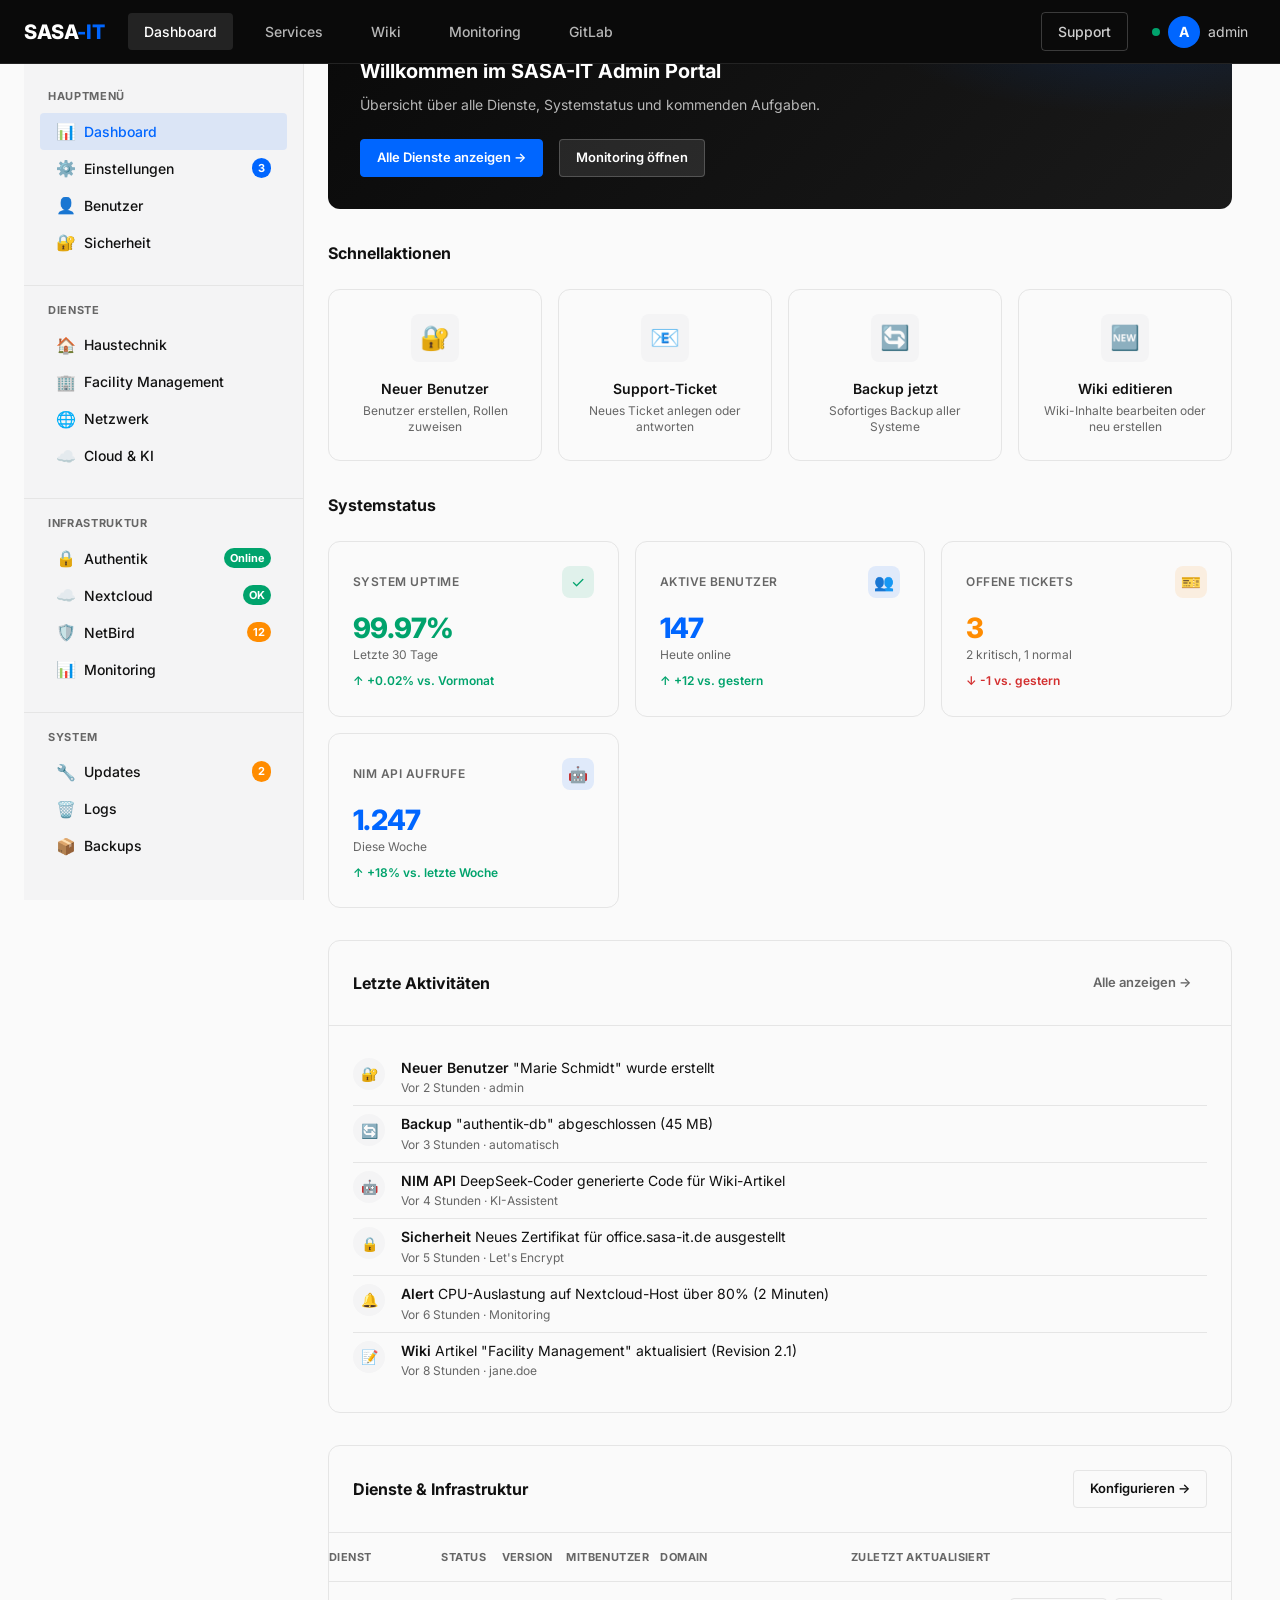
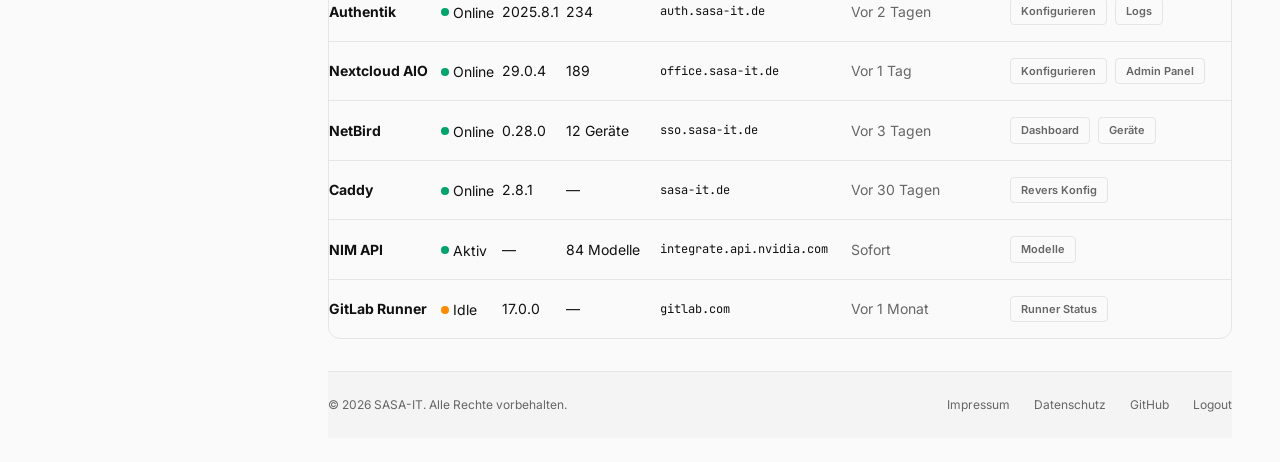
<file: landing-page/dashboard.html>
<!DOCTYPE html>
<html lang="de">
<head>
  <meta charset="UTF-8">
  <meta name="viewport" content="width=device-width, initial-scale=1.0">
  <title>SASA-IT — Portal | Admin Dashboard</title>
  <link rel="preconnect" href="https://fonts.googleapis.com">
  <link rel="preconnect" href="https://fonts.gstatic.com" crossorigin>
  <link href="https://fonts.googleapis.com/css2?family=Inter:wght@400;500;600;700;800&family=JetBrains+Mono:wght@400;500&display=swap" rel="stylesheet">
  <link rel="stylesheet" href="tokens.css">
  <style>

    * { box-sizing: border-box; margin: 0; padding: 0; }

    html { scroll-behavior: smooth; }

    body {
      font-family: var(--font-sans);
      font-size: 15px;
      line-height: 1.5;
      color: var(--color-text);
      background: var(--color-surface);
      -webkit-font-smoothing: antialiased;
      -moz-osx-font-smoothing: grayscale;
    }

    a { color: var(--color-accent); text-decoration: none; }
    a:hover { text-decoration: underline; }

    /* === Layout === */
    .container {
      max-width: 1400px;
      margin: 0 auto;
      padding: 0 var(--space-lg);
    }

    /* === Navigation (Professional, logged-in state) === */
    .nav {
      height: 64px;
      background: var(--color-primary);
      color: var(--color-text-inverse);
      position: fixed;
      top: 0;
      left: 0;
      right: 0;
      z-index: 1000;
      border-bottom: 1px solid rgba(255,255,255,0.1);
    }

    .nav-inner {
      max-width: 1400px;
      margin: 0 auto;
      padding: 0 var(--space-lg);
      height: 100%;
      display: flex;
      align-items: center;
      justify-content: space-between;
    }

    .nav-left {
      display: flex;
      align-items: center;
      gap: var(--space-lg);
    }

    .nav-logo {
      font-family: var(--font-sans);
      font-weight: 800;
      font-size: 1.25rem;
      letter-spacing: -0.02em;
      color: var(--color-text-inverse);
    }

    .nav-logo span {
      color: var(--color-accent);
    }

    .nav-links {
      display: flex;
      gap: var(--space-md);
      align-items: center;
    }

    .nav-link {
      font-size: 0.875rem;
      font-weight: 500;
      color: rgba(255,255,255,0.7);
      padding: var(--space-sm) var(--space-md);
      border-radius: var(--radius-sm);
      transition: color 0.15s ease, background 0.15s ease;
    }

    .nav-link:hover {
      color: var(--color-text-inverse);
      background: rgba(255,255,255,0.05);
      text-decoration: none;
    }

    .nav-link.active {
      color: var(--color-text-inverse);
      background: rgba(255,255,255,0.1);
    }

    .nav-right {
      display: flex;
      align-items: center;
      gap: var(--space-md);
    }

    .nav-profile {
      display: flex;
      align-items: center;
      gap: var(--space-sm);
      padding: var(--space-xs) var(--space-sm);
      border-radius: var(--radius-md);
      cursor: pointer;
      transition: background 0.15s ease;
    }

    .nav-profile:hover {
      background: rgba(255,255,255,0.05);
    }

    .nav-avatar {
      width: 32px;
      height: 32px;
      background: var(--color-accent);
      border-radius: var(--radius-full);
      display: flex;
      align-items: center;
      justify-content: center;
      font-size: 0.875rem;
      font-weight: 700;
      color: white;
    }

    .nav-user {
      font-size: 0.875rem;
      color: rgba(255,255,255,0.8);
    }

    .nav-status {
      width: 8px;
      height: 8px;
      background: var(--color-success);
      border-radius: var(--radius-full);
    }

    .nav-btn {
      background: transparent;
      border: 1px solid rgba(255,255,255,0.2);
      color: rgba(255,255,255,0.8);
      font-size: 0.875rem;
      padding: 8px 16px;
      border-radius: var(--radius-sm);
      cursor: pointer;
      font-weight: 500;
      transition: all 0.15s ease;
    }

    .nav-btn:hover {
      background: rgba(255,255,255,0.05);
      border-color: rgba(255,255,255,0.3);
      text-decoration: none;
    }

    @media (max-width: 900px) {
      .nav-links { display: none; }
    }

    /* === Page Header === */
    .page-header {
      padding: var(--space-3xl) 0 var(--space-lg);
      border-bottom: 1px solid var(--color-border);
      background: var(--color-surface);
    }

    .page-header-top {
      display: flex;
      align-items: center;
      justify-content: space-between;
      margin-bottom: var(--space-lg);
    }

    .page-title-area h1 {
      font-size: 1.75rem;
      font-weight: 800;
      letter-spacing: -0.02em;
      margin-bottom: var(--space-sm);
    }

    .page-title-area p {
      font-size: 0.875rem;
      color: var(--color-text-muted);
    }

    .page-actions {
      display: flex;
      gap: var(--space-md);
    }

    .btn {
      display: inline-flex;
      align-items: center;
      gap: var(--space-sm);
      font-family: var(--font-sans);
      font-size: 13px;
      font-weight: 600;
      padding: 8px 16px;
      border-radius: var(--radius-sm);
      border: 1px solid transparent;
      cursor: pointer;
      transition: all 0.15s ease;
      text-decoration: none;
    }

    .btn-primary {
      background: var(--color-accent);
      color: var(--color-text-inverse);
    }

    .btn-primary:hover {
      background: var(--color-accent-dark);
      box-shadow: var(--shadow-glow);
      transform: translateY(-1px);
      text-decoration: none;
    }

    .btn-secondary {
      background: transparent;
      color: var(--color-text);
      border-color: var(--color-border);
    }

    .btn-secondary:hover {
      background: var(--color-surface-alt);
      border-color: var(--color-text-muted);
      text-decoration: none;
    }

    .btn-ghost {
      background: transparent;
      color: var(--color-text-muted);
      border: none;
    }

    .btn-ghost:hover {
      color: var(--color-text);
      text-decoration: none;
    }

    .btn-danger {
      background: transparent;
      color: var(--color-danger);
      border-color: var(--color-danger);
    }

    .btn-danger:hover {
      background: var(--color-danger);
      color: white;
    }

    /* === Grid Layout === */
    .dashboard-grid {
      display: grid;
      grid-template-columns: 280px 1fr;
      gap: 0;
      min-height: calc(100vh - 64px - 80px);
    }

    @media (max-width: 900px) {
      .dashboard-grid {
        grid-template-columns: 1fr;
      }
    }

    /* === Sidebar === */
    .sidebar {
      background: var(--color-surface-alt);
      border-right: 1px solid var(--color-border);
      padding: var(--space-lg) 0;
      position: sticky;
      top: 64px;
      height: calc(100vh - 64px);
      overflow-y: auto;
    }

    .sidebar-section {
      padding: 0 var(--space-md);
      margin-bottom: var(--space-lg);
    }

    .sidebar-section-title {
      font-size: 0.6875rem;
      font-weight: 700;
      text-transform: uppercase;
      letter-spacing: 0.06em;
      color: var(--color-text-muted);
      margin-bottom: var(--space-sm);
      padding: 0 var(--space-sm);
    }

    .sidebar-item {
      display: flex;
      align-items: center;
      gap: var(--space-sm);
      padding: var(--space-sm) var(--space-md);
      border-radius: var(--radius-sm);
      font-size: 0.875rem;
      font-weight: 500;
      color: var(--color-text);
      cursor: pointer;
      transition: background 0.15s ease, color 0.15s ease;
      text-decoration: none;
    }

    .sidebar-item:hover {
      background: rgba(0,102,255,0.06);
      color: var(--color-accent);
      text-decoration: none;
    }

    .sidebar-item.active {
      background: rgba(0,102,255,0.1);
      color: var(--color-accent);
    }

    .sidebar-item-icon {
      width: 20px;
      height: 20px;
      display: flex;
      align-items: center;
      justify-content: center;
      font-size: 1rem;
    }

    .sidebar-item-badge {
      margin-left: auto;
      font-size: 0.6875rem;
      font-weight: 700;
      padding: 2px 6px;
      border-radius: var(--radius-full);
      background: var(--color-accent);
      color: white;
    }

    .sidebar-divider {
      height: 1px;
      background: var(--color-border);
      margin: var(--space-md) 0;
    }

    /* === Main Content === */
    .main-content {
      padding: var(--space-lg);
      background: var(--color-surface);
      overflow-y: auto;
    }

    /* === Welcome Section === */
    .welcome-banner {
      background: linear-gradient(135deg, var(--color-primary) 0%, var(--color-secondary) 100%);
      color: var(--color-text-inverse);
      border-radius: var(--radius-lg);
      padding: var(--space-xl);
      margin-bottom: var(--space-xl);
      position: relative;
      overflow: hidden;
    }

    .welcome-banner::before {
      content: '';
      position: absolute;
      top: -50%;
      right: -20%;
      width: 60%;
      height: 100%;
      background: radial-gradient(ellipse, rgba(0,102,255,0.15) 0%, transparent 70%);
      pointer-events: none;
    }

    .welcome-banner h2 {
      font-size: 1.25rem;
      font-weight: 700;
      margin-bottom: var(--space-sm);
      position: relative;
      z-index: 1;
    }

    .welcome-banner p {
      font-size: 0.875rem;
      color: rgba(255,255,255,0.7);
      position: relative;
      z-index: 1;
    }

    .welcome-banner .welcome-actions {
      margin-top: var(--space-lg);
      display: flex;
      gap: var(--space-md);
    }

    .welcome-banner .welcome-actions .btn {
      color: var(--color-text-inverse);
    }

    .btn-white {
      background: rgba(255,255,255,0.1);
      border: 1px solid rgba(255,255,255,0.2);
      color: var(--color-text-inverse);
    }

    .btn-white:hover {
      background: rgba(255,255,255,0.15);
      border-color: rgba(255,255,255,0.3);
      text-decoration: none;
    }

    .btn-white-primary {
      background: var(--color-accent);
      border: 1px solid var(--color-accent);
      color: white;
    }

    .btn-white-primary:hover {
      background: var(--color-accent-dark);
      border-color: var(--color-accent-dark);
      text-decoration: none;
    }

    /* === Quick Actions === */
    .section-header {
      display: flex;
      align-items: center;
      justify-content: space-between;
      margin-bottom: var(--space-lg);
    }

    .section-title {
      font-size: 1rem;
      font-weight: 700;
    }

    .quick-actions {
      display: grid;
      grid-template-columns: repeat(auto-fit, minmax(200px, 1fr));
      gap: var(--space-md);
      margin-bottom: var(--space-xl);
    }

    .quick-action-card {
      background: var(--color-surface);
      border: 1px solid var(--color-border);
      border-radius: var(--radius-lg);
      padding: var(--space-lg);
      text-align: center;
      cursor: pointer;
      transition: all 0.2s ease;
    }

    .quick-action-card:hover {
      border-color: var(--color-accent);
      box-shadow: var(--shadow-md);
      transform: translateY(-2px);
    }

    .quick-action-icon {
      width: 48px;
      height: 48px;
      background: var(--color-surface-alt);
      border-radius: var(--radius-md);
      display: flex;
      align-items: center;
      justify-content: center;
      font-size: 1.5rem;
      margin: 0 auto var(--space-md);
      transition: background 0.2s ease;
    }

    .quick-action-card:hover .quick-action-icon {
      background: rgba(0,102,255,0.1);
    }

    .quick-action-title {
      font-size: 0.875rem;
      font-weight: 600;
      margin-bottom: var(--space-xs);
    }

    .quick-action-desc {
      font-size: 0.75rem;
      color: var(--color-text-muted);
      line-height: 1.4;
    }

    /* === Status Cards === */
    .status-cards {
      display: grid;
      grid-template-columns: repeat(auto-fit, minmax(220px, 1fr));
      gap: var(--space-md);
      margin-bottom: var(--space-xl);
    }

    .status-card {
      background: var(--color-surface);
      border: 1px solid var(--color-border);
      border-radius: var(--radius-lg);
      padding: var(--space-lg);
    }

    .status-card-header {
      display: flex;
      align-items: center;
      justify-content: space-between;
      margin-bottom: var(--space-md);
    }

    .status-card-label {
      font-size: 0.75rem;
      font-weight: 600;
      text-transform: uppercase;
      letter-spacing: 0.04em;
      color: var(--color-text-muted);
    }

    .status-card-value {
      font-size: 1.75rem;
      font-weight: 800;
      letter-spacing: -0.02em;
      line-height: 1;
      margin-bottom: var(--space-xs);
    }

    .status-card-value.green { color: var(--color-success); }
    .status-card-value.blue { color: var(--color-accent); }
    .status-card-value.orange { color: var(--color-warning); }

    .status-card-sub {
      font-size: 0.75rem;
      color: var(--color-text-muted);
    }

    .status-card-trend {
      display: inline-flex;
      align-items: center;
      gap: var(--space-xs);
      font-size: 0.75rem;
      font-weight: 600;
      margin-top: var(--space-sm);
    }

    .status-card-trend.up { color: var(--color-success); }
    .status-card-trend.down { color: var(--color-danger); }

    .status-card-icon {
      width: 32px;
      height: 32px;
      border-radius: var(--radius-md);
      display: flex;
      align-items: center;
      justify-content: center;
      font-size: 1rem;
    }

    .status-card-icon.green {
      background: rgba(0,163,108,0.1);
      color: var(--color-success);
    }
    .status-card-icon.blue {
      background: rgba(0,102,255,0.1);
      color: var(--color-accent);
    }
    .status-card-icon.orange {
      background: rgba(255,140,0,0.1);
      color: var(--color-warning);
    }

    /* === Data Table === */
    .card {
      background: var(--color-surface);
      border: 1px solid var(--color-border);
      border-radius: var(--radius-lg);
      overflow: hidden;
      margin-bottom: var(--space-xl);
    }

    .card-header {
      padding: var(--space-lg);
      border-bottom: 1px solid var(--color-border);
      display: flex;
      align-items: center;
      justify-content: space-between;
    }

    .card-title {
      font-size: 1rem;
      font-weight: 700;
    }

    .card-body {
      padding: var(--space-lg);
    }

    table {
      width: 100%;
      border-collapse: collapse;
      font-size: 0.875rem;
    }

    th {
      text-align: left;
      padding: var(--space-md) 0;
      font-size: 0.6875rem;
      font-weight: 700;
      text-transform: uppercase;
      letter-spacing: 0.04em;
      color: var(--color-text-muted);
      border-bottom: 1px solid var(--color-border);
    }

    td {
      padding: var(--space-md) 0;
      border-bottom: 1px solid var(--color-border);
      vertical-align: middle;
    }

    tr:last-child td {
      border-bottom: none;
    }

    .td-status {
      display: inline-flex;
      align-items: center;
      gap: var(--space-xs);
    }

    .status-dot {
      width: 8px;
      height: 8px;
      border-radius: var(--radius-full);
    }

    .status-dot.green { background: var(--color-success); }
    .status-dot.red { background: var(--color-danger); }
    .status-dot.orange { background: var(--color-warning); }

    .td-tag {
      display: inline-block;
      font-size: 0.6875rem;
      font-weight: 600;
      padding: 2px 8px;
      border-radius: var(--radius-full);
      background: var(--color-surface-alt);
      color: var(--color-text-muted);
    }

    .td-tag.active {
      background: rgba(0,163,108,0.1);
      color: var(--color-success);
    }

    .td-tag.pending {
      background: rgba(255,140,0,0.1);
      color: var(--color-warning);
    }

    .td-action {
      display: flex;
      gap: var(--space-sm);
    }

    .td-action .btn {
      padding: 4px 10px;
      font-size: 0.6875rem;
    }

    .td-action .btn-secondary {
      border-color: var(--color-border);
      color: var(--color-text-muted);
    }

    .td-action .btn-secondary:hover {
      border-color: var(--color-text-muted);
      color: var(--color-text);
      background: var(--color-surface-alt);
    }

    /* === Activity Feed === */
    .activity-item {
      display: flex;
      gap: var(--space-md);
      padding: var(--space-sm) 0;
      border-bottom: 1px solid var(--color-border);
    }

    .activity-item:last-child {
      border-bottom: none;
    }

    .activity-icon {
      width: 32px;
      height: 32px;
      background: var(--color-surface-alt);
      border-radius: var(--radius-full);
      display: flex;
      align-items: center;
      justify-content: center;
      font-size: 0.875rem;
      flex-shrink: 0;
    }

    .activity-content {
      flex: 1;
      font-size: 0.875rem;
    }

    .activity-text {
      color: var(--color-text);
      line-height: 1.4;
    }

    .activity-text strong {
      font-weight: 600;
    }

    .activity-time {
      font-size: 0.75rem;
      color: var(--color-text-muted);
      margin-top: 2px;
    }

    /* === Footer === */
    .footer {
      border-top: 1px solid var(--color-border);
      padding: var(--space-lg) 0;
      margin-top: auto;
      background: var(--color-surface-alt);
    }

    .footer-inner {
      display: flex;
      justify-content: space-between;
      align-items: center;
      font-size: 0.75rem;
      color: var(--color-text-muted);
    }

    .footer-links {
      display: flex;
      gap: var(--space-lg);
    }

    .footer-links a {
      color: var(--color-text-muted);
    }

    .footer-links a:hover {
      color: var(--color-text);
      text-decoration: none;
    }

    /* === Responsive === */
    @media (max-width: 1100px) {
      .dashboard-grid { grid-template-columns: 1fr; }
      .sidebar {
        position: static;
        height: auto;
        border-right: none;
        border-bottom: 1px solid var(--color-border);
      }
      .main-content { padding: var(--space-md); }
    }
    @media (max-width: 900px) {
      .nav-links { display: none; }
      .status-cards { grid-template-columns: 1fr; }
      .quick-actions { grid-template-columns: 1fr; }
      .welcome-banner { padding: var(--space-lg); }
      .page-title-area h1 { font-size: 1.5rem; }
    }
    @media (max-width: 600px) {
      .footer-inner { flex-direction: column; gap: var(--space-sm); text-align: center; }
      .footer-links { flex-wrap: wrap; justify-content: center; }
      .card-header { flex-direction: column; gap: var(--space-sm); align-items: flex-start; }
      .td-action { flex-direction: column; }
      .page-header { padding: var(--space-lg) 0 var(--space-md); }
      .section-title { font-size: 1.25rem; }
    }
    @media (max-width: 480px) {
      .nav { height: 56px; }
      .nav-inner { padding: 0 var(--space-sm); }
      .nav-logo { font-size: 1.125rem; }
      .nav-avatar { width: 28px; height: 28px; font-size: 0.75rem; }
      .nav-user { font-size: 0.75rem; }
      .nav-link { font-size: 0.75rem; padding: var(--space-xs) var(--space-sm); }
      .sidebar-item { font-size: 0.75rem; padding: var(--space-xs) var(--space-sm); }
      .status-card-value { font-size: 1.5rem; }
      .quick-action-card { padding: var(--space-md); }
      .card-body { padding: var(--space-md); }
    }
  </style>
</head>
<body>

<!-- Navigation -->
<nav class="nav">
  <div class="nav-inner">
    <div class="nav-left">
      <a href="#" class="nav-logo">SASA<span>-IT</span></a>
      <div class="nav-links">
        <a href="#" class="nav-link active">Dashboard</a>
        <a href="#" class="nav-link">Services</a>
        <a href="#" class="nav-link">Wiki</a>
        <a href="#" class="nav-link">Monitoring</a>
        <a href="#" class="nav-link">GitLab</a>
      </div>
    </div>
    <div class="nav-right">
      <a href="#" class="nav-btn">Support</a>
      <div class="nav-profile">
        <div class="nav-status"></div>
        <div class="nav-avatar">A</div>
        <span class="nav-user">admin</span>
      </div>
    </div>
  </div>
</nav>

<!-- Main Content -->
<div class="container" style="padding-top: 0; padding-bottom: 0;">

  <!-- Dashboard Grid -->
  <div class="dashboard-grid">

    <!-- Sidebar -->
    <aside class="sidebar">
      <div class="sidebar-section">
        <div class="sidebar-section-title">Hauptmenü</div>
        <a href="#" class="sidebar-item active">
          <span class="sidebar-item-icon">📊</span>
          Dashboard
        </a>
        <a href="#" class="sidebar-item">
          <span class="sidebar-item-icon">⚙️</span>
          Einstellungen
          <span class="sidebar-item-badge">3</span>
        </a>
        <a href="#" class="sidebar-item">
          <span class="sidebar-item-icon">👤</span>
          Benutzer
        </a>
        <a href="#" class="sidebar-item">
          <span class="sidebar-item-icon">🔐</span>
          Sicherheit
        </a>
      </div>

      <div class="sidebar-divider"></div>

      <div class="sidebar-section">
        <div class="sidebar-section-title">Dienste</div>
        <a href="#" class="sidebar-item">
          <span class="sidebar-item-icon">🏠</span>
          Haustechnik
        </a>
        <a href="#" class="sidebar-item">
          <span class="sidebar-item-icon">🏢</span>
          Facility Management
        </a>
        <a href="#" class="sidebar-item">
          <span class="sidebar-item-icon">🌐</span>
          Netzwerk
        </a>
        <a href="#" class="sidebar-item">
          <span class="sidebar-item-icon">☁️</span>
          Cloud & KI
        </a>
      </div>

      <div class="sidebar-divider"></div>

      <div class="sidebar-section">
        <div class="sidebar-section-title">Infrastruktur</div>
        <a href="#" class="sidebar-item">
          <span class="sidebar-item-icon">🔒</span>
          Authentik
          <span class="sidebar-item-badge" style="background: var(--color-success); color: white;">Online</span>
        </a>
        <a href="#" class="sidebar-item">
          <span class="sidebar-item-icon">☁️</span>
          Nextcloud
          <span class="sidebar-item-badge" style="background: var(--color-success); color: white;">OK</span>
        </a>
        <a href="#" class="sidebar-item">
          <span class="sidebar-item-icon">🛡️</span>
          NetBird
          <span class="sidebar-item-badge" style="background: var(--color-warning); color: white;">12</span>
        </a>
        <a href="#" class="sidebar-item">
          <span class="sidebar-item-icon">📊</span>
          Monitoring
        </a>
      </div>

      <div class="sidebar-divider"></div>

      <div class="sidebar-section">
        <div class="sidebar-section-title">System</div>
        <a href="#" class="sidebar-item">
          <span class="sidebar-item-icon">🔧</span>
          Updates
          <span class="sidebar-item-badge" style="background: var(--color-warning); color: white;">2</span>
        </a>
        <a href="#" class="sidebar-item">
          <span class="sidebar-item-icon">🗑️</span>
          Logs
        </a>
        <a href="#" class="sidebar-item">
          <span class="sidebar-item-icon">📦</span>
          Backups
        </a>
      </div>
    </aside>

    <!-- Main Content Area -->
    <main class="main-content">

      <!-- Welcome Banner -->
      <div class="welcome-banner">
        <h2>Willkommen im SASA-IT Admin Portal</h2>
        <p>Übersicht über alle Dienste, Systemstatus und kommenden Aufgaben.</p>
        <div class="welcome-actions">
          <a href="#" class="btn btn-white-primary">Alle Dienste anzeigen →</a>
          <a href="#" class="btn btn-white">Monitoring öffnen</a>
        </div>
      </div>

      <!-- Quick Actions -->
      <div class="section-header">
        <h2 class="section-title">Schnellaktionen</h2>
      </div>
      <div class="quick-actions">
        <div class="quick-action-card">
          <div class="quick-action-icon">🔐</div>
          <div class="quick-action-title">Neuer Benutzer</div>
          <div class="quick-action-desc">Benutzer erstellen, Rollen zuweisen</div>
        </div>
        <div class="quick-action-card">
          <div class="quick-action-icon">📧</div>
          <div class="quick-action-title">Support-Ticket</div>
          <div class="quick-action-desc">Neues Ticket anlegen oder antworten</div>
        </div>
        <div class="quick-action-card">
          <div class="quick-action-icon">🔄</div>
          <div class="quick-action-title">Backup jetzt</div>
          <div class="quick-action-desc">Sofortiges Backup aller Systeme</div>
        </div>
        <div class="quick-action-card">
          <div class="quick-action-icon">🆕</div>
          <div class="quick-action-title">Wiki editieren</div>
          <div class="quick-action-desc">Wiki-Inhalte bearbeiten oder neu erstellen</div>
        </div>
      </div>

      <!-- Status Cards -->
      <div class="section-header">
        <h2 class="section-title">Systemstatus</h2>
      </div>
      <div class="status-cards">
        <div class="status-card">
          <div class="status-card-header">
            <span class="status-card-label">System Uptime</span>
            <div class="status-card-icon green">✓</div>
          </div>
          <div class="status-card-value green">99.97%</div>
          <div class="status-card-sub">Letzte 30 Tage</div>
          <div class="status-card-trend up">↑ +0.02% vs. Vormonat</div>
        </div>
        <div class="status-card">
          <div class="status-card-header">
            <span class="status-card-label">Aktive Benutzer</span>
            <div class="status-card-icon blue">👥</div>
          </div>
          <div class="status-card-value blue">147</div>
          <div class="status-card-sub">Heute online</div>
          <div class="status-card-trend up">↑ +12 vs. gestern</div>
        </div>
        <div class="status-card">
          <div class="status-card-header">
            <span class="status-card-label">Offene Tickets</span>
            <div class="status-card-icon orange">🎫</div>
          </div>
          <div class="status-card-value orange">3</div>
          <div class="status-card-sub">2 kritisch, 1 normal</div>
          <div class="status-card-trend down">↓ -1 vs. gestern</div>
        </div>
        <div class="status-card">
          <div class="status-card-header">
            <span class="status-card-label">NIM API Aufrufe</span>
            <div class="status-card-icon blue">🤖</div>
          </div>
          <div class="status-card-value blue">1.247</div>
          <div class="status-card-sub">Diese Woche</div>
          <div class="status-card-trend up">↑ +18% vs. letzte Woche</div>
        </div>
      </div>

      <!-- Recent Activity -->
      <div class="card">
        <div class="card-header">
          <h3 class="card-title">Letzte Aktivitäten</h3>
          <a href="#" class="btn btn-ghost">Alle anzeigen →</a>
        </div>
        <div class="card-body">
          <div class="activity-item">
            <div class="activity-icon">🔐</div>
            <div class="activity-content">
              <div class="activity-text"><strong>Neuer Benutzer</strong> "Marie Schmidt" wurde erstellt</div>
              <div class="activity-time">Vor 2 Stunden · admin</div>
            </div>
          </div>
          <div class="activity-item">
            <div class="activity-icon">🔄</div>
            <div class="activity-content">
              <div class="activity-text"><strong>Backup</strong> "authentik-db" abgeschlossen (45 MB)</div>
              <div class="activity-time">Vor 3 Stunden · automatisch</div>
            </div>
          </div>
          <div class="activity-item">
            <div class="activity-icon">🤖</div>
            <div class="activity-content">
              <div class="activity-text"><strong>NIM API</strong> DeepSeek-Coder generierte Code für Wiki-Artikel</div>
              <div class="activity-time">Vor 4 Stunden · KI-Assistent</div>
            </div>
          </div>
          <div class="activity-item">
            <div class="activity-icon">🔒</div>
            <div class="activity-content">
              <div class="activity-text"><strong>Sicherheit</strong> Neues Zertifikat für office.sasa-it.de ausgestellt</div>
              <div class="activity-time">Vor 5 Stunden · Let's Encrypt</div>
            </div>
          </div>
          <div class="activity-item">
            <div class="activity-icon">🔔</div>
            <div class="activity-content">
              <div class="activity-text"><strong>Alert</strong> CPU-Auslastung auf Nextcloud-Host über 80% (2 Minuten)</div>
              <div class="activity-time">Vor 6 Stunden · Monitoring</div>
            </div>
          </div>
          <div class="activity-item">
            <div class="activity-icon">📝</div>
            <div class="activity-content">
              <div class="activity-text"><strong>Wiki</strong> Artikel "Facility Management" aktualisiert (Revision 2.1)</div>
              <div class="activity-time">Vor 8 Stunden · jane.doe</div>
            </div>
          </div>
        </div>
      </div>

      <!-- Dienste Status Tabelle -->
      <div class="card">
        <div class="card-header">
          <h3 class="card-title">Dienste & Infrastruktur</h3>
          <a href="#" class="btn btn-secondary">Konfigurieren →</a>
        </div>
        <div class="card-body" style="padding: 0; overflow-x: auto;">
          <table>
            <thead>
              <tr>
                <th>Dienst</th>
                <th>Status</th>
                <th>Version</th>
                <th>Mitbenutzer</th>
                <th>Domain</th>
                <th>Zuletzt aktualisiert</th>
                <th></th>
              </tr>
            </thead>
            <tbody>
              <tr>
                <td><strong>Authentik</strong></td>
                <td>
                  <span class="td-status"><span class="status-dot green"></span> Online</span>
                </td>
                <td>2025.8.1</td>
                <td>234</td>
                <td style="font-family: var(--font-mono); font-size: 0.75rem;">auth.sasa-it.de</td>
                <td style="color: var(--color-text-muted);">Vor 2 Tagen</td>
                <td>
                  <div class="td-action">
                    <a href="#" class="btn btn-secondary">Konfigurieren</a>
                    <a href="#" class="btn btn-secondary">Logs</a>
                  </div>
                </td>
              </tr>
              <tr>
                <td><strong>Nextcloud AIO</strong></td>
                <td>
                  <span class="td-status"><span class="status-dot green"></span> Online</span>
                </td>
                <td>29.0.4</td>
                <td>189</td>
                <td style="font-family: var(--font-mono); font-size: 0.75rem;">office.sasa-it.de</td>
                <td style="color: var(--color-text-muted);">Vor 1 Tag</td>
                <td>
                  <div class="td-action">
                    <a href="#" class="btn btn-secondary">Konfigurieren</a>
                    <a href="#" class="btn btn-secondary">Admin Panel</a>
                  </div>
                </td>
              </tr>
              <tr>
                <td><strong>NetBird</strong></td>
                <td>
                  <span class="td-status"><span class="status-dot green"></span> Online</span>
                </td>
                <td>0.28.0</td>
                <td>12 Geräte</td>
                <td style="font-family: var(--font-mono); font-size: 0.75rem;">sso.sasa-it.de</td>
                <td style="color: var(--color-text-muted);">Vor 3 Tagen</td>
                <td>
                  <div class="td-action">
                    <a href="#" class="btn btn-secondary">Dashboard</a>
                    <a href="#" class="btn btn-secondary">Geräte</a>
                  </div>
                </td>
              </tr>
              <tr>
                <td><strong>Caddy</strong></td>
                <td>
                  <span class="td-status"><span class="status-dot green"></span> Online</span>
                </td>
                <td>2.8.1</td>
                <td>—</td>
                <td style="font-family: var(--font-mono); font-size: 0.75rem;">sasa-it.de</td>
                <td style="color: var(--color-text-muted);">Vor 30 Tagen</td>
                <td>
                  <div class="td-action">
                    <a href="#" class="btn btn-secondary">Revers Konfig</a>
                  </div>
                </td>
              </tr>
              <tr>
                <td><strong>NIM API</strong></td>
                <td>
                  <span class="td-status"><span class="status-dot green"></span> Aktiv</span>
                </td>
                <td>—</td>
                <td>84 Modelle</td>
                <td style="font-family: var(--font-mono); font-size: 0.75rem;">integrate.api.nvidia.com</td>
                <td style="color: var(--color-text-muted);">Sofort</td>
                <td>
                  <div class="td-action">
                    <a href="#" class="btn btn-secondary">Modelle</a>
                  </div>
                </td>
              </tr>
              <tr>
                <td><strong>GitLab Runner</strong></td>
                <td>
                  <span class="td-status"><span class="status-dot orange"></span> Idle</span>
                </td>
                <td>17.0.0</td>
                <td>—</td>
                <td style="font-family: var(--font-mono); font-size: 0.75rem;">gitlab.com</td>
                <td style="color: var(--color-text-muted);">Vor 1 Monat</td>
                <td>
                  <div class="td-action">
                    <a href="#" class="btn btn-secondary">Runner Status</a>
                  </div>
                </td>
              </tr>
            </tbody>
          </table>
        </div>
      </div>

      <!-- Sticky Footer -->
      <footer class="footer" style="margin-top: 0;">
        <div class="footer-inner">
          <span>© 2026 SASA-IT. Alle Rechte vorbehalten.</span>
          <div class="footer-links">
            <a href="#">Impressum</a>
            <a href="#">Datenschutz</a>
            <a href="#">GitHub</a>
            <a href="#">Logout</a>
          </div>
        </div>
      </footer>

    </main>
  </div>

</div>

<!-- Simple script for interactive feedback (optional) -->
<script>
  // Simple click handlers for demo purposes
  document.querySelectorAll('.quick-action-card').forEach(card => {
    card.addEventListener('click', function() {
      const title = this.querySelector('.quick-action-title').textContent;
      alert('Schnellaktion: ' + title + '\n(Dies ist eine Demo — Backend-Integration folgt)');
    });
  });

  document.querySelectorAll('.sidebar-item').forEach(item => {
    item.addEventListener('click', function(e) {
      e.preventDefault();
      document.querySelectorAll('.sidebar-item').forEach(i => i.classList.remove('active'));
      this.classList.add('active');
    });
  });
</script>

</body>
</html>
</file>
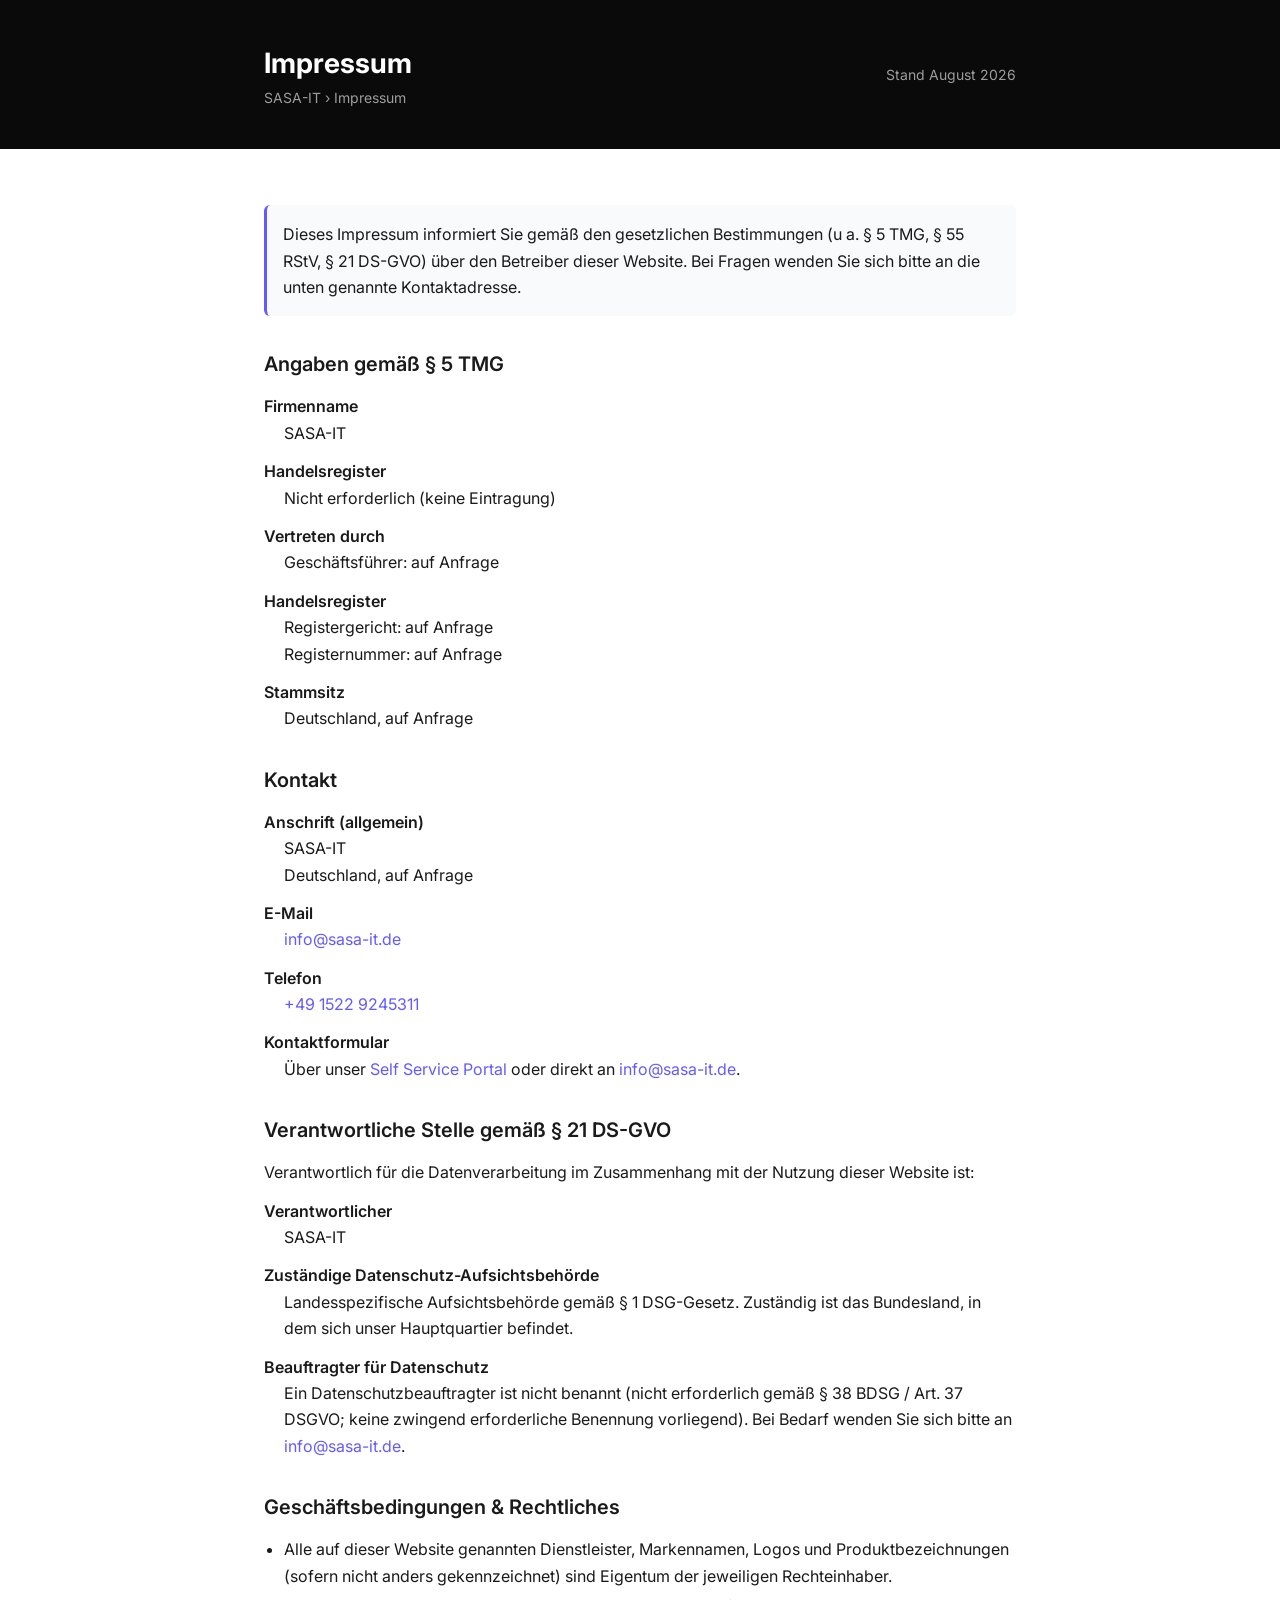
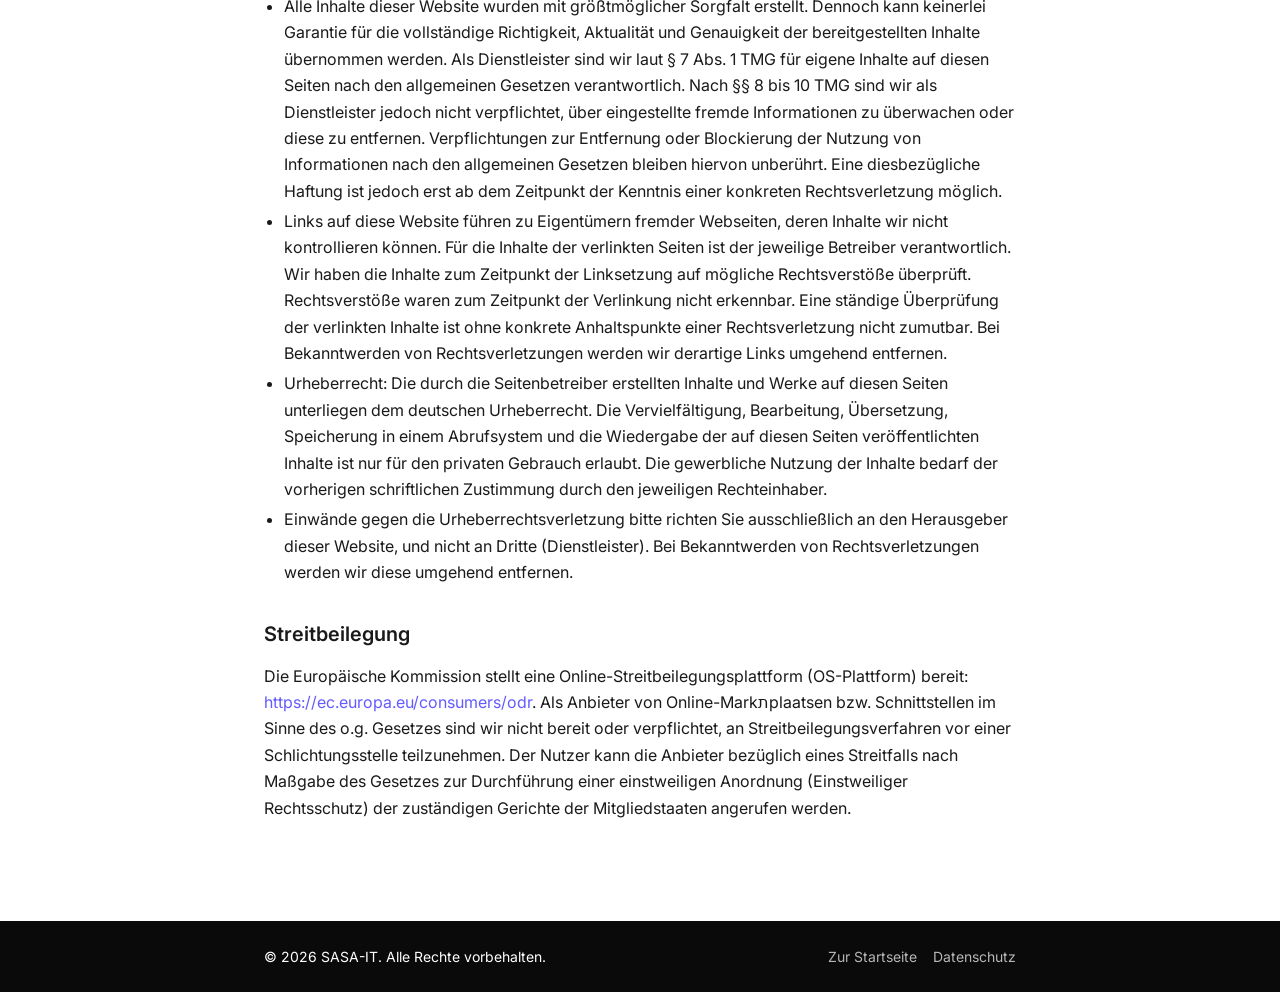
<file: landing-page/impressum.html>
<!DOCTYPE html>
<html lang="de">
<head>
  <meta charset="UTF-8">
  <meta name="viewport" content="width=device-width, initial-scale=1.0">
  <title>Impressum — SASA-IT</title>
  <link rel="preconnect" href="https://fonts.googleapis.com">
  <link rel="preconnect" href="https://fonts.gstatic.com" crossorigin>
  <link href="https://fonts.googleapis.com/css2?family=Inter:wght@400;500;600;700;800&family=Source+Code+Pro:wght@400;500&display=swap" rel="stylesheet">
  <style>
    :root {
      --color-primary: #0a0a0a;
      --color-surface: #ffffff;
      --color-surface-alt: #f7f7f7;
      --color-text: #1a1a1a;
      --color-text-muted: #6b7280;
      --color-text-inverse: #ffffff;
      --color-border: #e5e7eb;
      --color-accent: #635bff;
      --color-accent-dark: #4b43d6;
      --font-sans: 'Inter', -apple-system, BlinkMacSystemFont, sans-serif;
      --font-mono: 'Source Code Pro', 'JetBrains Mono', monospace;
      --radius-sm: 6px;
      --space-sm: 8px;
      --space-md: 16px;
      --space-lg: 24px;
      --space-xl: 32px;
    }
    *, *::before, *::after { box-sizing: border-box; margin: 0; padding: 0; }
    body {
      font-family: var(--font-sans);
      font-size: 16px;
      line-height: 1.65;
      color: var(--color-text);
      background: var(--color-surface);
    }
    a { color: var(--color-accent); text-decoration: none; }
    a:hover { text-decoration: underline; }
    .container { max-width: 800px; margin: 0 auto; padding: 0 24px; }
    .page-header {
      background: var(--color-primary);
      color: var(--color-text-inverse);
      padding: 40px 0;
    }
    .page-header .container {
      display: flex;
      align-items: center;
      justify-content: space-between;
      flex-wrap: wrap;
      gap: 16px;
    }
    .page-header h1 { font-size: 1.75rem; font-weight: 700; }
    .breadcrumb { font-size: 0.875rem; color: rgba(255,255,255,0.6); }
    .breadcrumb a { color: rgba(255,255,255,0.6); }
    .breadcrumb a:hover { color: white; text-decoration: none; }
    .content { padding: 40px 0; }
    .content h2 { font-size: 1.25rem; font-weight: 600; margin: 32px 0 12px; }
    .content h3 { font-size: 1.0625rem; font-weight: 600; margin: 24px 0 8px; }
    .content p { margin-bottom: 12px; }
    .content ul { list-style: disc; padding-left: 20px; margin-bottom: 12px; }
    .content li { margin-bottom: 4px; }
    .content dl { margin-bottom: 12px; }
    .content dt {
      font-weight: 600;
      margin-top: 12px;
    }
    .content dd {
      margin-left: 20px;
      margin-bottom: 8px;
    }
    .notice {
      background: #f9fafb;
      border-left: 3px solid var(--color-accent);
      padding: 16px;
      margin: 16px 0;
      border-radius: var(--radius-sm);
    }
    .notice p { margin-bottom: 0; }
    .footer-legal {
      background: var(--color-primary);
      color: var(--color-text-inverse);
      padding: 24px 0;
      margin-top: 48px;
    }
    .footer-legal .container {
      display: flex;
      flex-wrap: wrap;
      justify-content: space-between;
      align-items: center;
      gap: 12px;
      font-size: 0.875rem;
    }
    .footer-legal a { color: rgba(255,255,255,0.7); }
    .footer-legal a:hover { color: white; text-decoration: none; }
    @media (max-width: 600px) {
      .page-header .container { flex-direction: column; align-items: flex-start; }
      .footer-legal .container { flex-direction: column; align-items: center; text-align: center; }
    }

    /* Sondermarken für Impressumslinks */
    .impressum-link {
      font-size: 0.875rem;
      color: var(--color-accent);
    }
    .impressum-link:hover { text-decoration: underline; }
  </style>
</head>
<body>

  <header class="page-header">
    <div class="container">
      <div>
        <h1>Impressum</h1>
        <div class="breadcrumb">
          <a href="index.html">SASA-IT</a> &rsaquo; Impressum
        </div>
      </div>
      <div style="font-size:0.875rem; color:rgba(255,255,255,0.6);">Stand August 2026</div>
    </div>
  </header>

  <main class="content">
    <div class="container">

      <p class="notice">
        Dieses Impressum informiert Sie gemäß den gesetzlichen Bestimmungen (u&nbsp;a.
        §&nbsp;5 TMG, §&nbsp;55 RStV, §&nbsp;21 DS-GVO) über den Betreiber dieser Website.
        Bei Fragen wenden Sie sich bitte an die unten genannte Kontaktadresse.
      </p>

      <h2>Angaben gemäß §&nbsp;5 TMG</h2>
      <dl>
        <dt>Firmenname</dt>
        <dd>SASA-IT</dd>

        <dt>Handelsregister</dt>
        <dd>Nicht erforderlich (keine Eintragung)</dd>

        <dt>Vertreten durch</dt>
        <dd>Geschäftsführer: auf Anfrage</dd>

        <dt>Handelsregister</dt>
        <dd>Registergericht: auf Anfrage<br>Registernummer: auf Anfrage</dd>

        <dt>Stammsitz</dt>
        <dd>Deutschland, auf Anfrage</dd>
      </dl>

      <h2>Kontakt</h2>
      <dl>
        <dt>Anschrift (allgemein)</dt>
        <dd>
          SASA-IT<br>
          Deutschland, auf Anfrage
        </dd>

        <dt>E-Mail</dt>
        <dd>
          <a href="mailto:info@sasa-it.de">info@sasa-it.de</a>
        </dd>

        <dt>Telefon</dt>
        <dd>
          <a href="tel:+491****5311">+49 1522 9245311</a>
        </dd>

        <dt>Kontaktformular</dt>
        <dd>
          Über unser <a href="self-service-portal.html">Self Service Portal</a> oder
          direkt an <a href="mailto:info@sasa-it.de">info@sasa-it.de</a>.
        </dd>
      </dl>

      <h2>Verantwortliche Stelle gemäß §&nbsp;21 DS-GVO</h2>
      <p>
        Verantwortlich für die Datenverarbeitung im Zusammenhang mit der Nutzung dieser Website ist:
      </p>
      <dl>
        <dt>Verantwortlicher</dt>
        <dd>SASA-IT</dd>

        <dt>Zuständige Datenschutz-Aufsichtsbehörde</dt>
        <dd>
          Landesspezifische Aufsichtsbehörde gemäß §&nbsp;1 DSG-Gesetz.
          Zuständig ist das Bundesland, in dem sich unser Hauptquartier befindet.
        </dd>

        <dt>Beauftragter für Datenschutz</dt>
        <dd>
          Ein Datenschutzbeauftragter ist nicht benannt (nicht erforderlich gemäß
          §&nbsp;38 BDSG / Art.&nbsp;37 DSGVO; keine zwingend erforderliche Benennung vorliegend).
          Bei Bedarf wenden Sie sich bitte an <a href="mailto:info@sasa-it.de">info@sasa-it.de</a>.
        </dd>
      </dl>

      <h2>Geschäftsbedingungen & Rechtliches</h2>
      <ul>
        <li>Alle auf dieser Website genannten Dienstleister, Markennamen, Logos und Produktbezeichnungen
          (sofern nicht anders gekennzeichnet) sind Eigentum der jeweiligen Rechteinhaber.</li>
        <li>Alle Inhalte dieser Website wurden mit größtmöglicher Sorgfalt erstellt. Dennoch kann
          keinerlei Garantie für die vollständige Richtigkeit, Aktualität und Genauigkeit der
          bereitgestellten Inhalte übernommen werden. Als Dienstleister sind wir laut
          §&nbsp;7 Abs.&nbsp;1 TMG für eigene Inhalte auf diesen Seiten nach den allgemeinen
          Gesetzen verantwortlich. Nach §§&nbsp;8 bis 10 TMG sind wir als Dienstleister jedoch
          nicht verpflichtet, über eingestellte fremde Informationen zu überwachen oder diese zu
          entfernen. Verpflichtungen zur Entfernung oder Blockierung der Nutzung von Informationen
          nach den allgemeinen Gesetzen bleiben hiervon unberührt. Eine diesbezügliche Haftung ist
          jedoch erst ab dem Zeitpunkt der Kenntnis einer konkreten Rechtsverletzung möglich.</li>
        <li>Links auf diese Website führen zu Eigentümern fremder Webseiten, deren Inhalte wir nicht
          kontrollieren können. Für die Inhalte der verlinkten Seiten ist der jeweilige Betreiber
          verantwortlich. Wir haben die Inhalte zum Zeitpunkt der Linksetzung auf mögliche Rechtsverstöße
          überprüft. Rechtsverstöße waren zum Zeitpunkt der Verlinkung nicht erkennbar. Eine ständige
          Überprüfung der verlinkten Inhalte ist ohne konkrete Anhaltspunkte einer Rechtsverletzung
          nicht zumutbar. Bei Bekanntwerden von Rechtsverletzungen werden wir derartige Links umgehend
          entfernen.</li>
        <li>Urheberrecht: Die durch die Seitenbetreiber erstellten Inhalte und Werke auf diesen Seiten
          unterliegen dem deutschen Urheberrecht. Die Vervielfältigung, Bearbeitung, Übersetzung,
          Speicherung in einem Abrufsystem und die Wiedergabe der auf diesen Seiten veröffentlichten
          Inhalte ist nur für den privaten Gebrauch erlaubt. Die gewerbliche Nutzung der Inhalte bedarf
          der vorherigen schriftlichen Zustimmung durch den jeweiligen Rechteinhaber.</li>
        <li>Einwände gegen die Urheberrechtsverletzung bitte richten Sie ausschließlich an den Herausgeber
          dieser Website, und nicht an Dritte (Dienstleister). Bei Bekanntwerden von Rechtsverletzungen
          werden wir diese umgehend entfernen.</li>
      </ul>

      <h2>Streitbeilegung</h2>
      <p>
        Die Europäische Kommission stellt eine Online-Streitbeilegungsplattform (OS-Plattform) bereit:
        <a href="https://ec.europa.eu/consumers/odr" target="_blank" rel="noopener">https://ec.europa.eu/consumers/odr</a>.
        Als Anbieter von Online-Markתplaatsen bzw. Schnittstellen im Sinne des o.g. Gesetzes sind wir
        nicht bereit oder verpflichtet, an Streitbeilegungsverfahren vor einer Schlichtungsstelle teilzunehmen.
        Der Nutzer kann die Anbieter bezüglich eines Streitfalls nach Maßgabe des Gesetzes zur
        Durchführung einer einstweiligen Anordnung (Einstweiliger Rechtsschutz) der zuständigen Gerichte der
        Mitgliedstaaten angerufen werden.
      </p>

    </div>
  </main>

  <footer class="footer-legal">
    <div class="container">
      <div>&copy; 2026 SASA-IT. Alle Rechte vorbehalten.</div>
      <div style="display:flex; gap:16px; flex-wrap:wrap;">
        <a href="index.html">Zur Startseite</a>
        <a href="privacy-de.html">Datenschutz</a>
      </div>
    </div>
  </footer>

</body>
</html>
</file>
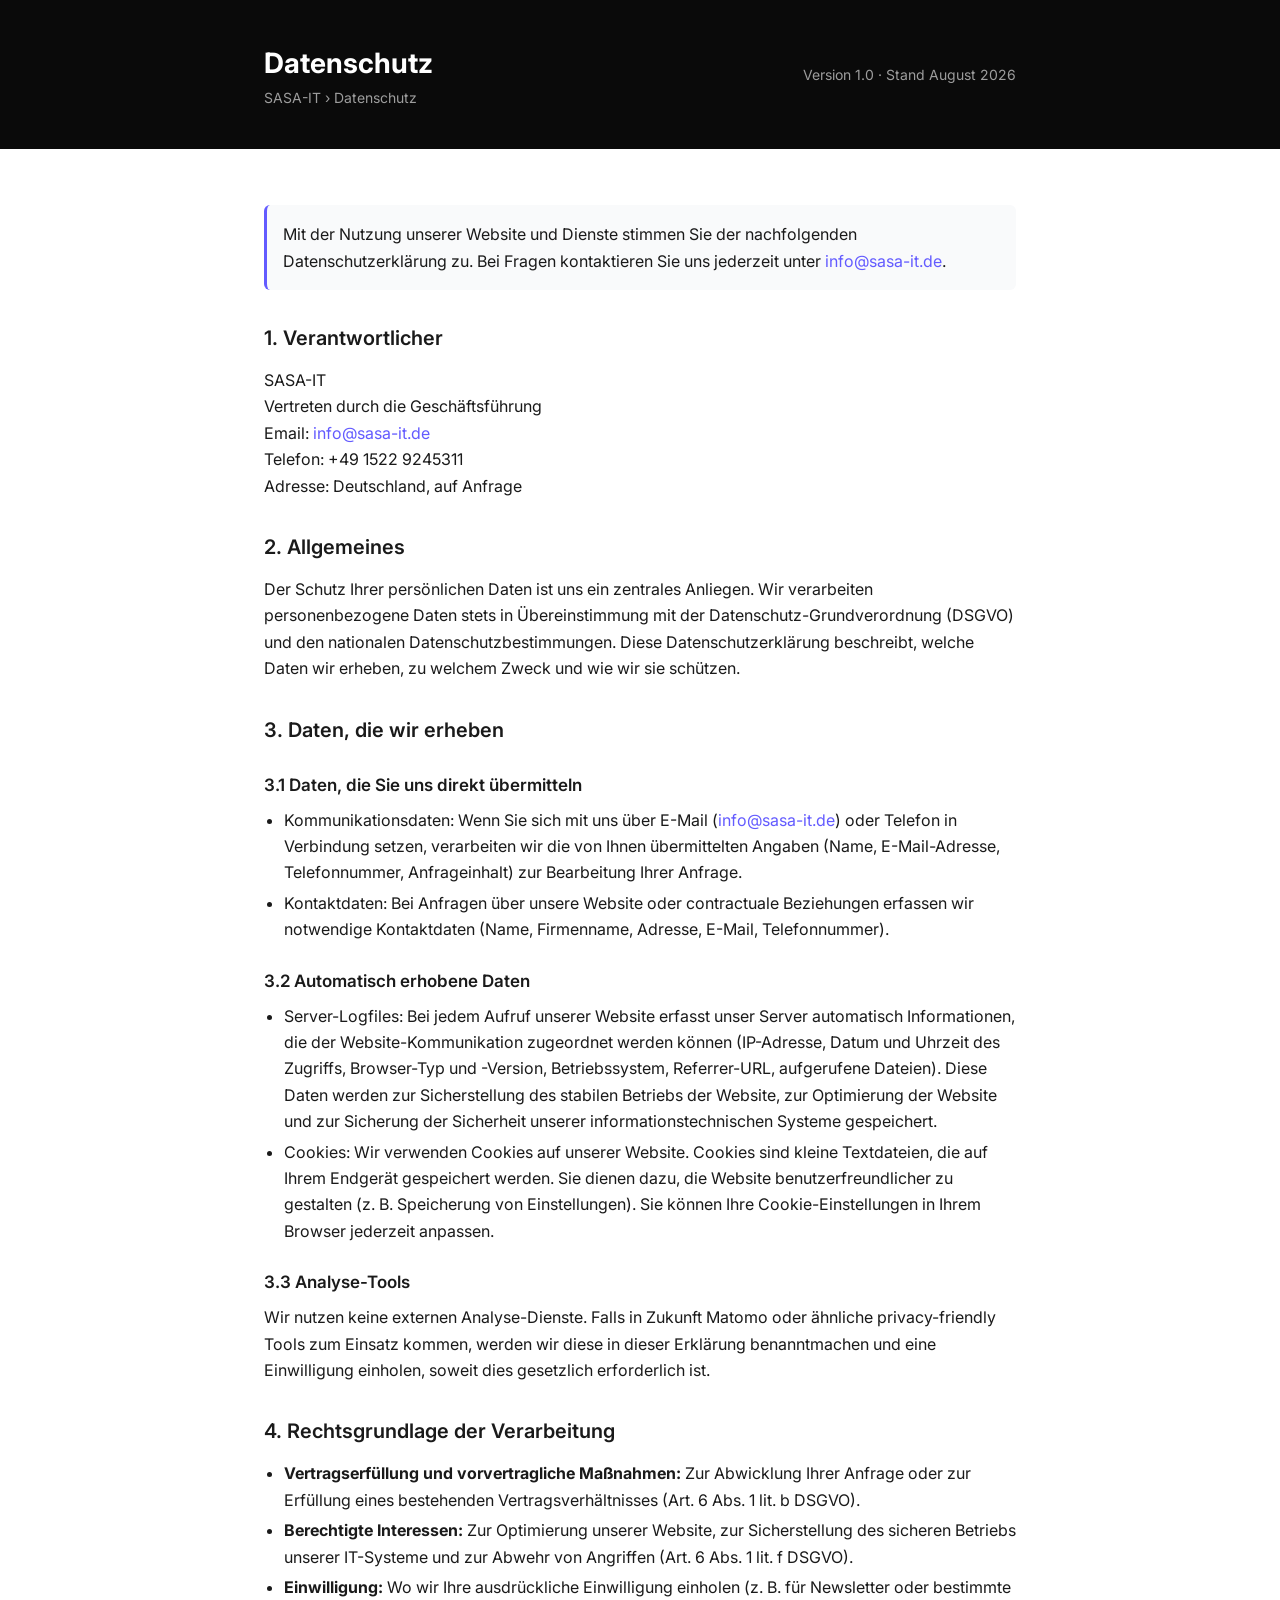
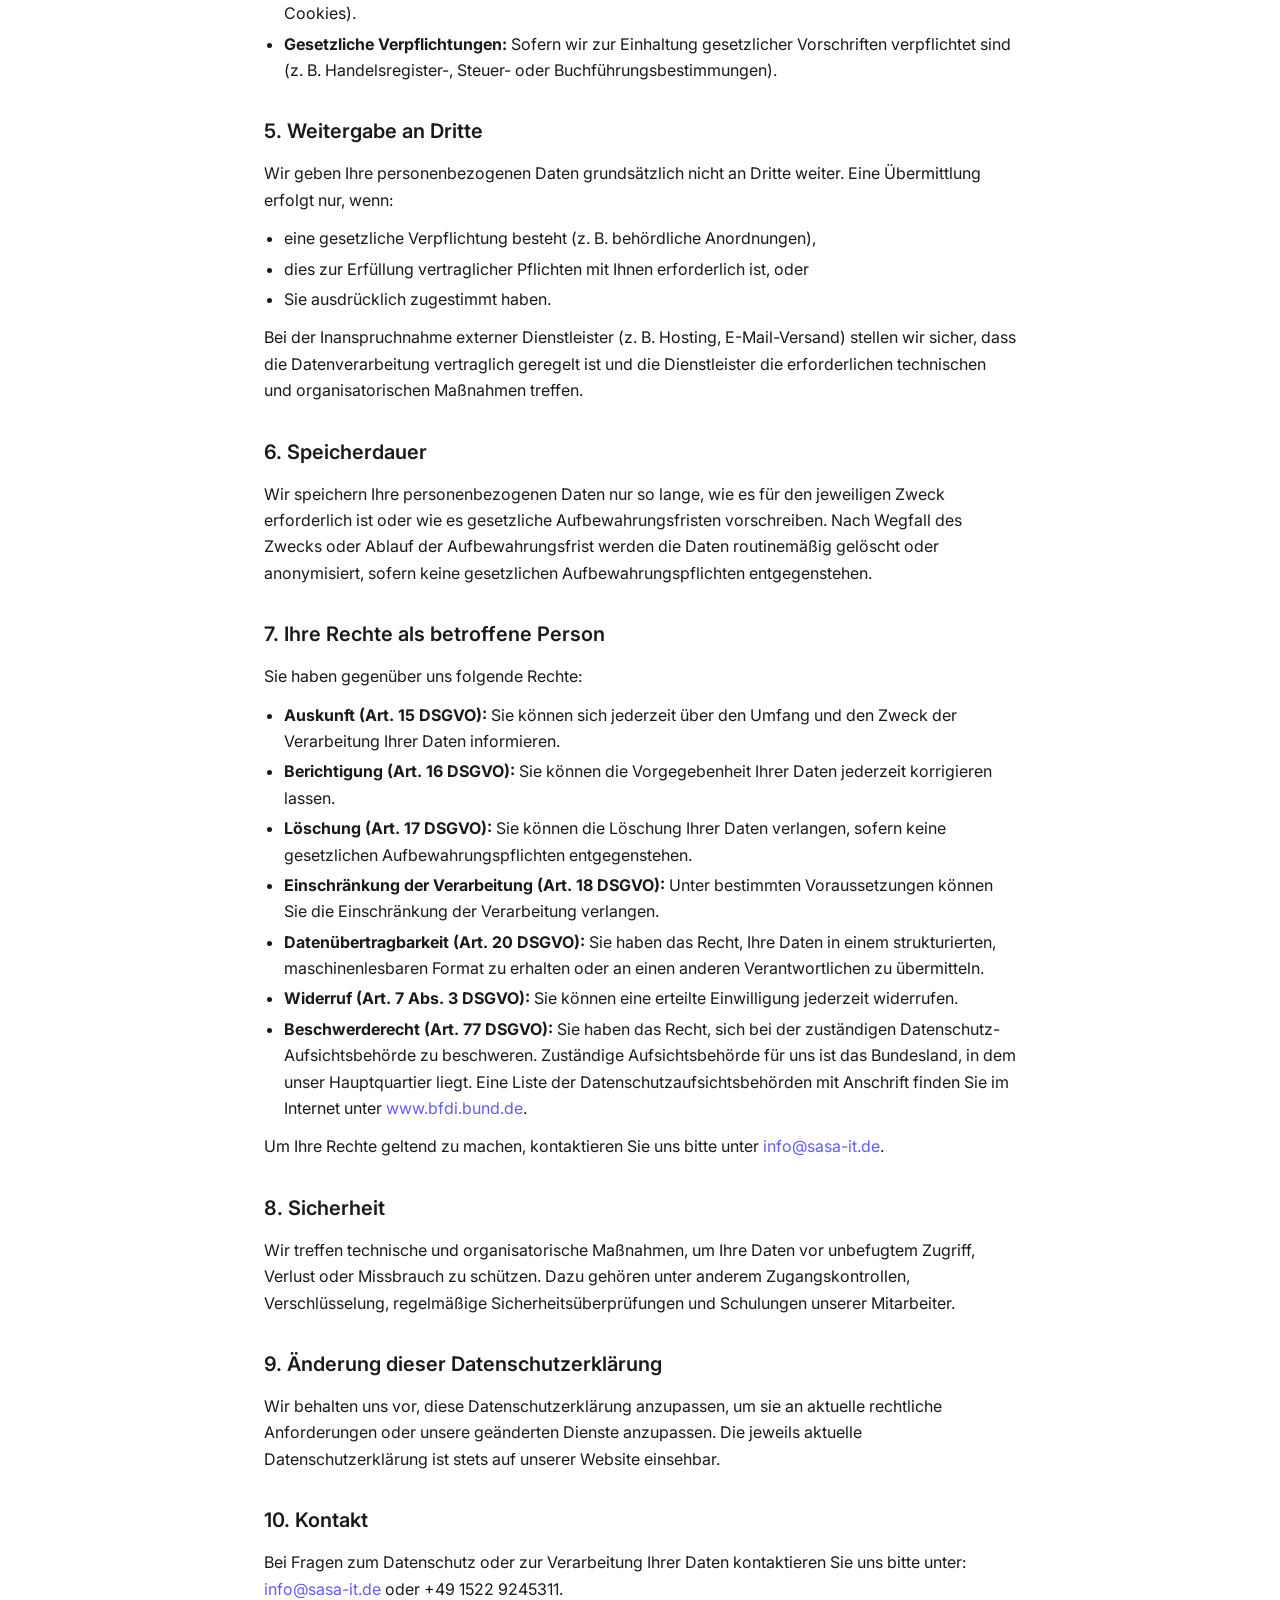
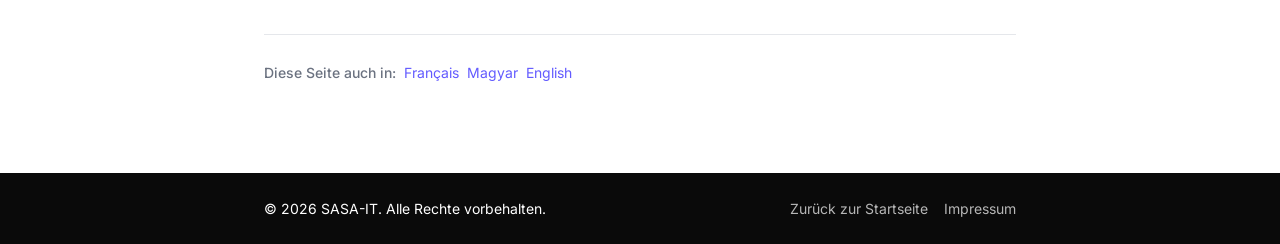
<file: landing-page/privacy-de.html>
<!DOCTYPE html>
<html lang="de">
<head>
  <meta charset="UTF-8">
  <meta name="viewport" content="width=device-width, initial-scale=1.0">
  <title>Datenschutz — SASA-IT</title>
  <link rel="preconnect" href="https://fonts.googleapis.com">
  <link rel="preconnect" href="https://fonts.gstatic.com" crossorigin>
  <link href="https://fonts.googleapis.com/css2?family=Inter:wght@400;500;600;700;800&family=Source+Code+Pro:wght@400;500&display=swap" rel="stylesheet">
  <style>
    :root {
      --color-primary: #0a0a0a;
      --color-surface: #ffffff;
      --color-surface-alt: #f7f7f7;
      --color-text: #1a1a1a;
      --color-text-muted: #6b7280;
      --color-text-inverse: #ffffff;
      --color-border: #e5e7eb;
      --color-accent: #635bff;
      --color-accent-dark: #4b43d6;
      --font-sans: 'Inter', -apple-system, BlinkMacSystemFont, sans-serif;
      --font-mono: 'Source Code Pro', 'JetBrains Mono', monospace;
      --radius-sm: 6px;
      --radius-md: 10px;
      --radius-lg: 16px;
      --space-sm: 8px;
      --space-md: 16px;
      --space-lg: 24px;
      --space-xl: 32px;
    }
    *, *::before, *::after { box-sizing: border-box; margin: 0; padding: 0; }
    body {
      font-family: var(--font-sans);
      font-size: 16px;
      line-height: 1.65;
      color: var(--color-text);
      background: var(--color-surface);
    }
    a { color: var(--color-accent); text-decoration: none; }
    a:hover { text-decoration: underline; }
    .container {
      max-width: 800px;
      margin: 0 auto;
      padding: 0 24px;
    }
    /* Header */
    .page-header {
      background: var(--color-primary);
      color: var(--color-text-inverse);
      padding: 40px 0;
      margin-top: 0;
    }
    .page-header .container {
      display: flex;
      align-items: center;
      justify-content: space-between;
      flex-wrap: wrap;
      gap: 16px;
    }
    .page-header h1 {
      font-size: 1.75rem;
      font-weight: 700;
    }
    .breadcrumb {
      font-size: 0.875rem;
      color: rgba(255,255,255,0.6);
    }
    .breadcrumb a { color: rgba(255,255,255,0.6); }
    .breadcrumb a:hover { color: white; text-decoration: none; }
    /* Layout */
    .content {
      padding: 40px 0;
    }
    .content h2 {
      font-size: 1.25rem;
      font-weight: 600;
      margin: 32px 0 12px;
      color: var(--color-text);
    }
    .content h3 {
      font-size: 1.0625rem;
      font-weight: 600;
      margin: 24px 0 8px;
    }
    .content p {
      margin-bottom: 12px;
      color: var(--color-text);
    }
    .content ul {
      list-style: disc;
      padding-left: 20px;
      margin-bottom: 12px;
    }
    .content li {
      margin-bottom: 4px;
    }
    .notice {
      background: #f9fafb;
      border-left: 3px solid var(--color-accent);
      padding: 16px;
      margin: 16px 0;
      border-radius: var(--radius-sm);
    }
    .notice p { margin-bottom: 0; }
    .footer-legal {
      background: var(--color-primary);
      color: var(--color-text-inverse);
      padding: 24px 0;
      margin-top: 48px;
    }
    .footer-legal .container {
      display: flex;
      flex-wrap: wrap;
      justify-content: space-between;
      align-items: center;
      gap: 12px;
      font-size: 0.875rem;
    }
    .footer-legal a { color: rgba(255,255,255,0.7); }
    .footer-legal a:hover { color: white; text-decoration: none; }
    @media (max-width: 600px) {
      .page-header .container { flex-direction: column; align-items: flex-start; }
    }
  </style>
</head>
<body>

  <header class="page-header">
    <div class="container">
      <div>
        <h1>Datenschutz</h1>
        <div class="breadcrumb">
          <a href="index.html">SASA-IT</a> &rsaquo; Datenschutz
        </div>
      </div>
      <div style="font-size:0.875rem; color:rgba(255,255,255,0.6);">Version 1.0 &middot; Stand August 2026</div>
    </div>
  </header>

  <main class="content">
    <div class="container">

      <p class="notice">
        Mit der Nutzung unserer Website und Dienste stimmen Sie der nachfolgenden Datenschutzerklärung zu.
        Bei Fragen kontaktieren Sie uns jederzeit unter <a href="mailto:info@sasa-it.de">info@sasa-it.de</a>.
      </p>

      <h2>1. Verantwortlicher</h2>
      <p>
        SASA-IT<br>
        Vertreten durch die Geschäftsführung<br>
        Email: <a href="mailto:info@sasa-it.de">info@sasa-it.de</a><br>
        Telefon: +49 1522 9245311<br>
        Adresse: Deutschland, auf Anfrage
      </p>

      <h2>2. Allgemeines</h2>
      <p>
        Der Schutz Ihrer persönlichen Daten ist uns ein zentrales Anliegen. Wir verarbeiten personenbezogene Daten
        stets in Übereinstimmung mit der Datenschutz-Grundverordnung (DSGVO) und den nationalen Datenschutzbestimmungen.
        Diese Datenschutzerklärung beschreibt, welche Daten wir erheben, zu welchem Zweck und wie wir sie schützen.
      </p>

      <h2>3. Daten, die wir erheben</h2>
      <h3>3.1 Daten, die Sie uns direkt übermitteln</h3>
      <ul>
        <li>Kommunikationsdaten: Wenn Sie sich mit uns über E-Mail (<a href="mailto:info@sasa-it.de">info@sasa-it.de</a>)
          oder Telefon in Verbindung setzen, verarbeiten wir die von Ihnen übermittelten Angaben (Name, E-Mail-Adresse,
          Telefonnummer, Anfrageinhalt) zur Bearbeitung Ihrer Anfrage.</li>
        <li>Kontaktdaten: Bei Anfragen über unsere Website oder contractuale Beziehungen erfassen wir notwendige
          Kontaktdaten (Name, Firmenname, Adresse, E-Mail, Telefonnummer).</li>
      </ul>

      <h3>3.2 Automatisch erhobene Daten</h3>
      <ul>
        <li>Server-Logfiles: Bei jedem Aufruf unserer Website erfasst unser Server automatisch Informationen,
          die der Website-Kommunikation zugeordnet werden können (IP-Adresse, Datum und Uhrzeit des Zugriffs,
          Browser-Typ und -Version, Betriebssystem, Referrer-URL, aufgerufene Dateien). Diese Daten werden
          zur Sicherstellung des stabilen Betriebs der Website, zur Optimierung der Website und zur
          Sicherung der Sicherheit unserer informationstechnischen Systeme gespeichert.</li>
        <li>Cookies: Wir verwenden Cookies auf unserer Website. Cookies sind kleine Textdateien, die auf
          Ihrem Endgerät gespeichert werden. Sie dienen dazu, die Website benutzerfreundlicher zu gestalten
          (z.&nbsp;B. Speicherung von Einstellungen). Sie können Ihre Cookie-Einstellungen in Ihrem
          Browser jederzeit anpassen.</li>
      </ul>

      <h3>3.3 Analyse-Tools</h3>
      <p>
        Wir nutzen keine externen Analyse-Dienste. Falls in Zukunft Matomo oder ähnliche
        privacy-friendly Tools zum Einsatz kommen, werden wir diese in dieser Erklärung benanntmachen
        und eine Einwilligung einholen, soweit dies gesetzlich erforderlich ist.
      </p>

      <h2>4. Rechtsgrundlage der Verarbeitung</h2>
      <ul>
        <li><strong>Vertragserfüllung und vorvertragliche Maßnahmen:</strong> Zur Abwicklung Ihrer Anfrage
          oder zur Erfüllung eines bestehenden Vertragsverhältnisses (Art.&nbsp;6 Abs.&nbsp;1 lit.&nbsp;b DSGVO).</li>
        <li><strong>Berechtigte Interessen:</strong> Zur Optimierung unserer Website, zur Sicherstellung
          des sicheren Betriebs unserer IT-Systeme und zur Abwehr von Angriffen (Art.&nbsp;6 Abs.&nbsp;1 lit.&nbsp;f DSGVO).</li>
        <li><strong>Einwilligung:</strong> Wo wir Ihre ausdrückliche Einwilligung einholen (z.&nbsp;B. für
          Newsletter oder bestimmte Cookies).</li>
        <li><strong>Gesetzliche Verpflichtungen:</strong> Sofern wir zur Einhaltung gesetzlicher Vorschriften
          verpflichtet sind (z.&nbsp;B. Handelsregister-, Steuer- oder Buchführungsbestimmungen).</li>
      </ul>

      <h2>5. Weitergabe an Dritte</h2>
      <p>
        Wir geben Ihre personenbezogenen Daten grundsätzlich nicht an Dritte weiter. Eine Übermittlung
        erfolgt nur, wenn:
      </p>
      <ul>
        <li>eine gesetzliche Verpflichtung besteht (z.&nbsp;B. behördliche Anordnungen),</li>
        <li>dies zur Erfüllung vertraglicher Pflichten mit Ihnen erforderlich ist, oder</li>
        <li>Sie ausdrücklich zugestimmt haben.</li>
      </ul>
      <p>
        Bei der Inanspruchnahme externer Dienstleister (z.&nbsp;B. Hosting, E-Mail-Versand) stellen wir
        sicher, dass die Datenverarbeitung vertraglich geregelt ist und die Dienstleister die erforderlichen
        technischen und organisatorischen Maßnahmen treffen.
      </p>

      <h2>6. Speicherdauer</h2>
      <p>
        Wir speichern Ihre personenbezogenen Daten nur so lange, wie es für den jeweiligen Zweck erforderlich ist
        oder wie es gesetzliche Aufbewahrungsfristen vorschreiben. Nach Wegfall des Zwecks oder Ablauf der
        Aufbewahrungsfrist werden die Daten routinemäßig gelöscht oder anonymisiert, sofern keine gesetzlichen
        Aufbewahrungspflichten entgegenstehen.
      </p>

      <h2>7. Ihre Rechte als betroffene Person</h2>
      <p>Sie haben gegenüber uns folgende Rechte:</p>
      <ul>
        <li><strong>Auskunft (Art.&nbsp;15 DSGVO):</strong> Sie können sich jederzeit über den Umfang und den Zweck
          der Verarbeitung Ihrer Daten informieren.</li>
        <li><strong>Berichtigung (Art.&nbsp;16 DSGVO):</strong> Sie können die Vorgegebenheit Ihrer Daten
          jederzeit korrigieren lassen.</li>
        <li><strong>Löschung (Art.&nbsp;17 DSGVO):</strong> Sie können die Löschung Ihrer Daten verlangen,
          sofern keine gesetzlichen Aufbewahrungspflichten entgegenstehen.</li>
        <li><strong>Einschränkung der Verarbeitung (Art.&nbsp;18 DSGVO):</strong> Unter bestimmten Voraussetzungen
          können Sie die Einschränkung der Verarbeitung verlangen.</li>
        <li><strong>Datenübertragbarkeit (Art.&nbsp;20 DSGVO):</strong> Sie haben das Recht, Ihre Daten in einem
          strukturierten, maschinenlesbaren Format zu erhalten oder an einen anderen Verantwortlichen zu übermitteln.</li>
        <li><strong>Widerruf (Art.&nbsp;7 Abs.&nbsp;3 DSGVO):</strong> Sie können eine erteilte Einwilligung
          jederzeit widerrufen.</li>
        <li><strong>Beschwerderecht (Art.&nbsp;77 DSGVO):</strong> Sie haben das Recht, sich bei der
          zuständigen Datenschutz-Aufsichtsbehörde zu beschweren. Zuständige Aufsichtsbehörde für uns ist
          das Bundesland, in dem unser Hauptquartier liegt. Eine Liste der Datenschutzaufsichtsbehörden mit
          Anschrift finden Sie im Internet unter <a href="https://www.bfdi.bund.de/DE/Service/Anschriften_Links/anschriften_links-node.html" target="_blank" rel="noopener">www.bfdi.bund.de</a>.</li>
      </ul>
      <p>
        Um Ihre Rechte geltend zu machen, kontaktieren Sie uns bitte unter
        <a href="mailto:info@sasa-it.de">info@sasa-it.de</a>.
      </p>

      <h2>8. Sicherheit</h2>
      <p>
        Wir treffen technische und organisatorische Maßnahmen, um Ihre Daten vor unbefugtem Zugriff, Verlust
        oder Missbrauch zu schützen. Dazu gehören unter anderem Zugangskontrollen, Verschlüsselung, regelmäßige
        Sicherheitsüberprüfungen und Schulungen unserer Mitarbeiter.
      </p>

      <h2>9. Änderung dieser Datenschutzerklärung</h2>
      <p>
        Wir behalten uns vor, diese Datenschutzerklärung anzupassen, um sie an aktuelle rechtliche
        Anforderungen oder unsere geänderten Dienste anzupassen. Die jeweils aktuelle Datenschutzerklärung
        ist stets auf unserer Website einsehbar.
      </p>

      <h2>10. Kontakt</h2>
      <p>
        Bei Fragen zum Datenschutz oder zur Verarbeitung Ihrer Daten kontaktieren Sie uns bitte unter:
        <a href="mailto:info@sasa-it.de">info@sasa-it.de</a> oder +49 1522 9245311.
      </p>

      <div style="margin-top: 32px; padding-top: 24px; border-top: 1px solid var(--color-border);">
        <span style="font-size: 0.875rem; color: var(--color-text-muted); font-weight: 500;">Diese Seite auch in:</span>
        <a href="privacy-fr.html" style="font-size: 0.875rem; color: var(--color-accent); margin-left: 4px;">Français</a>
        <a href="privacy-hu.html" style="font-size: 0.875rem; color: var(--color-accent); margin-left: 4px;">Magyar</a>
        <a href="privacy-en.html" style="font-size: 0.875rem; color: var(--color-accent); margin-left: 4px;">English</a>
      </div>
    </div>
  </main>

  <footer class="footer-legal">
    <div class="container">
      <div>&copy; 2026 SASA-IT. Alle Rechte vorbehalten.</div>
      <div style="display:flex; gap:16px; flex-wrap:wrap;">
        <a href="index.html">Zurück zur Startseite</a>
        <a href="impressum.html">Impressum</a>
      </div>
    </div>
  </footer>

</body>
</html>
</file>
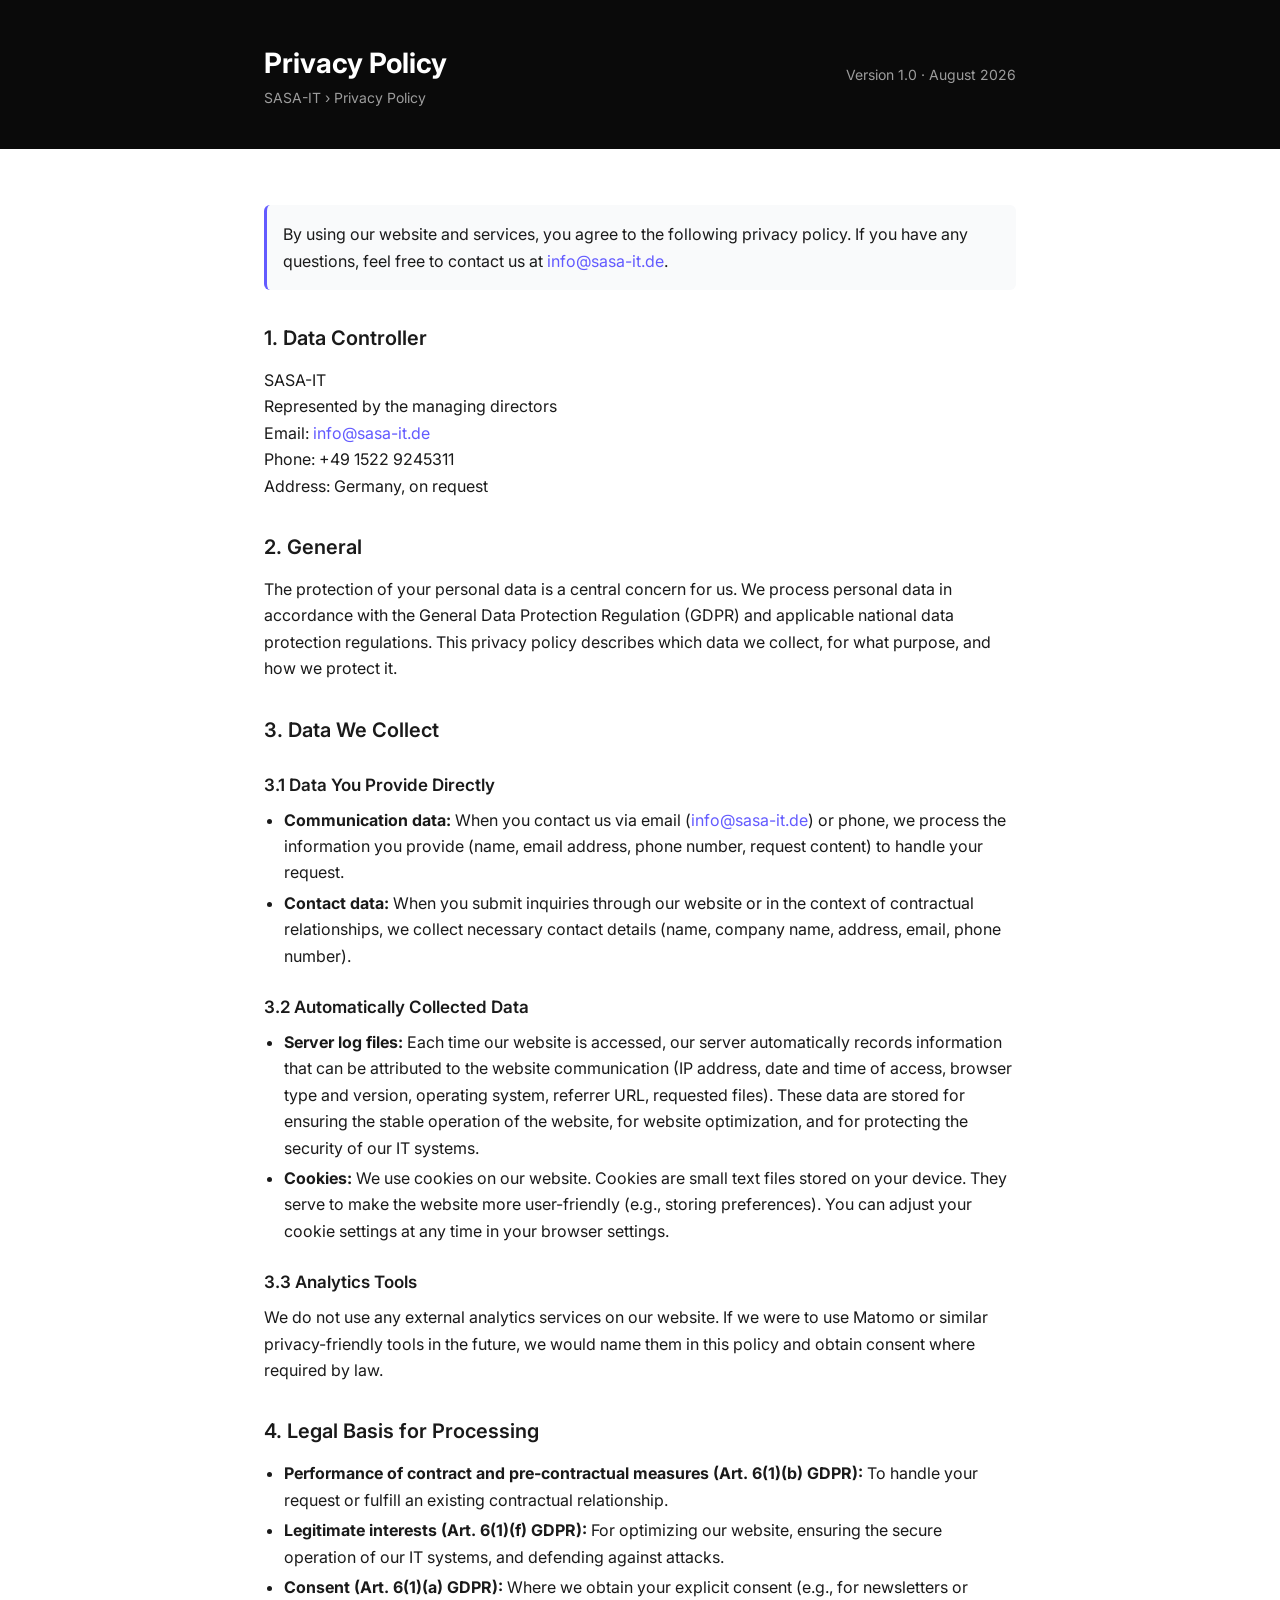
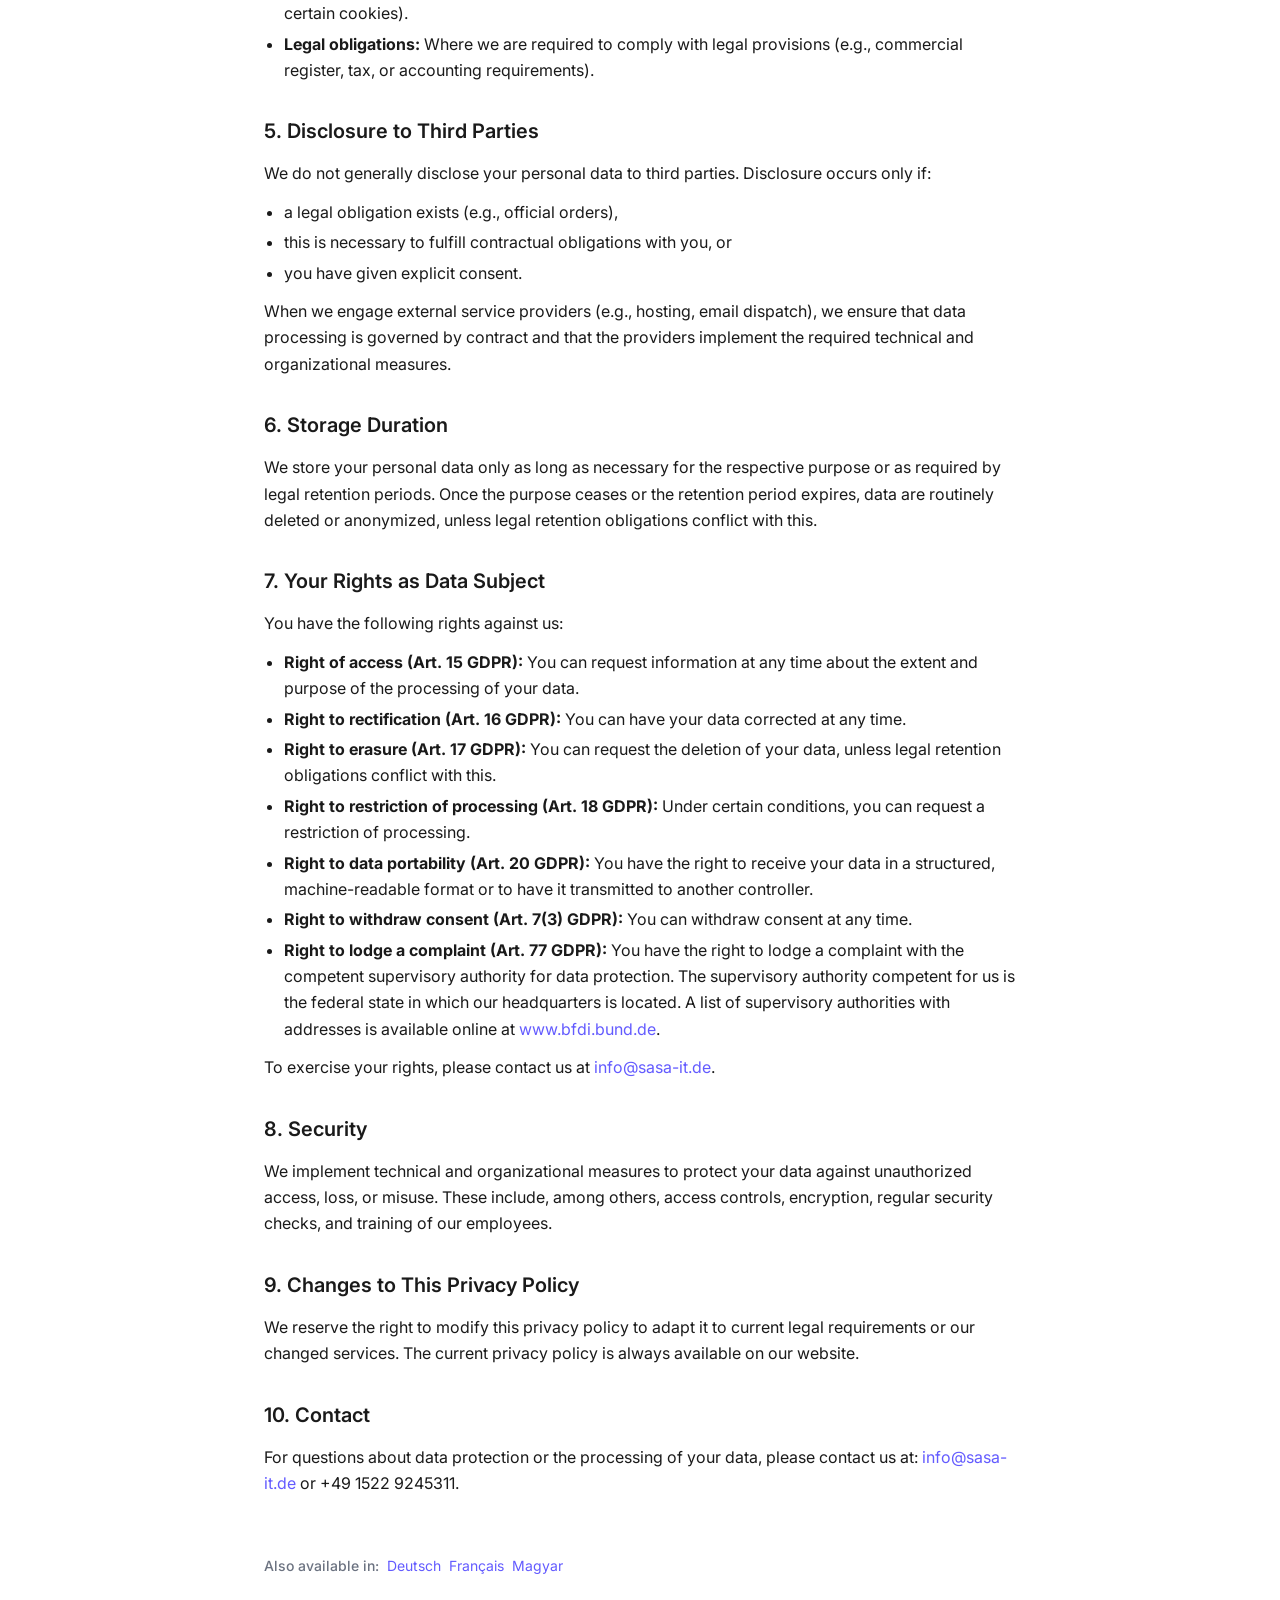
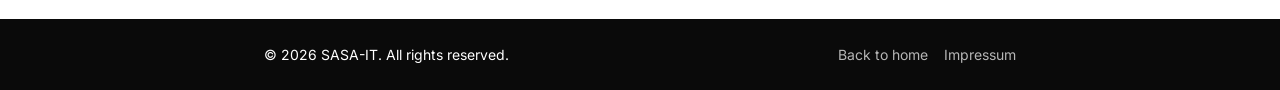
<file: landing-page/privacy-en.html>
<!DOCTYPE html>
<html lang="en">
<head>
  <meta charset="UTF-8">
  <meta name="viewport" content="width=device-width, initial-scale=1.0">
  <title>Privacy Policy — SASA-IT</title>
  <link rel="preconnect" href="https://fonts.googleapis.com">
  <link rel="preconnect" href="https://fonts.gstatic.com" crossorigin>
  <link href="https://fonts.googleapis.com/css2?family=Inter:wght@400;500;600;700;800&family=Source+Code+Pro:wght@400;500&display=swap" rel="stylesheet">
  <style>
    :root {
      --color-primary: #0a0a0a;
      --color-surface: #ffffff;
      --color-text: #1a1a1a;
      --color-text-muted: #6b7280;
      --color-text-inverse: #ffffff;
      --color-accent: #635bff;
      --font-sans: 'Inter', -apple-system, BlinkMacSystemFont, sans-serif;
      --radius-sm: 6px;
      --space-md: 16px;
      --space-lg: 24px;
      --space-xl: 32px;
    }
    *, *::before, *::after { box-sizing: border-box; margin: 0; padding: 0; }
    body {
      font-family: var(--font-sans);
      font-size: 16px;
      line-height: 1.65;
      color: var(--color-text);
      background: var(--color-surface);
    }
    a { color: var(--color-accent); text-decoration: none; }
    a:hover { text-decoration: underline; }
    .container { max-width: 800px; margin: 0 auto; padding: 0 24px; }
    .page-header {
      background: var(--color-primary);
      color: var(--color-text-inverse);
      padding: 40px 0;
    }
    .page-header .container {
      display: flex;
      align-items: center;
      justify-content: space-between;
      flex-wrap: wrap;
      gap: 16px;
    }
    .page-header h1 { font-size: 1.75rem; font-weight: 700; }
    .breadcrumb { font-size: 0.875rem; color: rgba(255,255,255,0.6); }
    .breadcrumb a { color: rgba(255,255,255,0.6); }
    .breadcrumb a:hover { color: white; text-decoration: none; }
    .content { padding: 40px 0; }
    .content h2 { font-size: 1.25rem; font-weight: 600; margin: 32px 0 12px; }
    .content h3 { font-size: 1.0625rem; font-weight: 600; margin: 24px 0 8px; }
    .content p { margin-bottom: 12px; }
    .content ul { list-style: disc; padding-left: 20px; margin-bottom: 12px; }
    .content li { margin-bottom: 4px; }
    .notice {
      background: #f9fafb;
      border-left: 3px solid var(--color-accent);
      padding: 16px;
      margin: 16px 0;
      border-radius: var(--radius-sm);
    }
    .notice p { margin-bottom: 0; }
    .footer-legal {
      background: var(--color-primary);
      color: var(--color-text-inverse);
      padding: 24px 0;
    }
    .footer-legal .container {
      display: flex;
      flex-wrap: wrap;
      justify-content: space-between;
      align-items: center;
      gap: 12px;
      font-size: 0.875rem;
    }
    .footer-legal a { color: rgba(255,255,255,0.7); }
    .footer-legal a:hover { color: white; text-decoration: none; }
    @media (max-width: 600px) {
      .page-header .container { flex-direction: column; align-items: flex-start; }
    }
  </style>
</head>
<body>

  <header class="page-header">
    <div class="container">
      <div>
        <h1>Privacy Policy</h1>
        <nav class="breadcrumb" aria-label="Breadcrumb">
          <a href="index.html">SASA-IT</a> &rsaquo; Privacy Policy
        </nav>
      </div>
      <div style="font-size:0.875rem; color:rgba(255,255,255,0.6);">Version 1.0 &middot; August 2026</div>
    </div>
  </header>

  <main class="content">
    <div class="container">

      <p class="notice">
        By using our website and services, you agree to the following privacy policy.
        If you have any questions, feel free to contact us at
        <a href="mailto:info@sasa-it.de">info@sasa-it.de</a>.
      </p>

      <h2>1. Data Controller</h2>
      <p>
        SASA-IT<br>
        Represented by the managing directors<br>
        Email: <a href="mailto:info@sasa-it.de">info@sasa-it.de</a><br>
        Phone: +49 1522 9245311<br>
        Address: Germany, on request
      </p>

      <h2>2. General</h2>
      <p>
        The protection of your personal data is a central concern for us.
        We process personal data in accordance with the General Data Protection Regulation (GDPR)
        and applicable national data protection regulations.
        This privacy policy describes which data we collect, for what purpose, and how we protect it.
      </p>

      <h2>3. Data We Collect</h2>

      <h3>3.1 Data You Provide Directly</h3>
      <ul>
        <li><strong>Communication data:</strong> When you contact us via email
          (<a href="mailto:info@sasa-it.de">info@sasa-it.de</a>) or phone, we process the information
          you provide (name, email address, phone number, request content) to handle your request.</li>
        <li><strong>Contact data:</strong> When you submit inquiries through our website or in the context
          of contractual relationships, we collect necessary contact details (name, company name, address,
          email, phone number).</li>
      </ul>

      <h3>3.2 Automatically Collected Data</h3>
      <ul>
        <li><strong>Server log files:</strong> Each time our website is accessed, our server automatically
          records information that can be attributed to the website communication (IP address, date and time of access,
          browser type and version, operating system, referrer URL, requested files). These data are stored for
          ensuring the stable operation of the website, for website optimization, and for protecting the security
          of our IT systems.</li>
        <li><strong>Cookies:</strong> We use cookies on our website. Cookies are small text files stored on your device.
          They serve to make the website more user-friendly (e.g., storing preferences). You can adjust your cookie settings
          at any time in your browser settings.</li>
      </ul>

      <h3>3.3 Analytics Tools</h3>
      <p>
        We do not use any external analytics services on our website. If we were to use Matomo or similar
        privacy-friendly tools in the future, we would name them in this policy and obtain consent where required by law.
      </p>

      <h2>4. Legal Basis for Processing</h2>
      <ul>
        <li><strong>Performance of contract and pre-contractual measures (Art.&nbsp;6(1)(b) GDPR):</strong>
          To handle your request or fulfill an existing contractual relationship.</li>
        <li><strong>Legitimate interests (Art.&nbsp;6(1)(f) GDPR):</strong>
          For optimizing our website, ensuring the secure operation of our IT systems, and defending against attacks.</li>
        <li><strong>Consent (Art.&nbsp;6(1)(a) GDPR):</strong>
          Where we obtain your explicit consent (e.g., for newsletters or certain cookies).</li>
        <li><strong>Legal obligations:</strong> Where we are required to comply with legal provisions (e.g.,
          commercial register, tax, or accounting requirements).</li>
      </ul>

      <h2>5. Disclosure to Third Parties</h2>
      <p>
        We do not generally disclose your personal data to third parties. Disclosure occurs only if:
      </p>
      <ul>
        <li>a legal obligation exists (e.g., official orders),</li>
        <li>this is necessary to fulfill contractual obligations with you, or</li>
        <li>you have given explicit consent.</li>
      </ul>
      <p>
        When we engage external service providers (e.g., hosting, email dispatch), we ensure that data processing
        is governed by contract and that the providers implement the required technical and organizational measures.
      </p>

      <h2>6. Storage Duration</h2>
      <p>
        We store your personal data only as long as necessary for the respective purpose or as required by
        legal retention periods. Once the purpose ceases or the retention period expires, data are routinely
        deleted or anonymized, unless legal retention obligations conflict with this.
      </p>

      <h2>7. Your Rights as Data Subject</h2>
      <p>You have the following rights against us:</p>
      <ul>
        <li><strong>Right of access (Art.&nbsp;15 GDPR):</strong> You can request information at any time about the extent
          and purpose of the processing of your data.</li>
        <li><strong>Right to rectification (Art.&nbsp;16 GDPR):</strong> You can have your data corrected at any time.</li>
        <li><strong>Right to erasure (Art.&nbsp;17 GDPR):</strong> You can request the deletion of your data,
          unless legal retention obligations conflict with this.</li>
        <li><strong>Right to restriction of processing (Art.&nbsp;18 GDPR):</strong> Under certain conditions,
          you can request a restriction of processing.</li>
        <li><strong>Right to data portability (Art.&nbsp;20 GDPR):</strong> You have the right to receive your data
          in a structured, machine-readable format or to have it transmitted to another controller.</li>
        <li><strong>Right to withdraw consent (Art.&nbsp;7(3) GDPR):</strong> You can withdraw consent at any time.</li>
        <li><strong>Right to lodge a complaint (Art.&nbsp;77 GDPR):</strong> You have the right to lodge a complaint with the
          competent supervisory authority for data protection. The supervisory authority competent for us is the federal
          state in which our headquarters is located. A list of supervisory authorities with addresses is available
          online at <a href="https://www.bfdi.bund.de/DE/Service/Anschriften_Links/anschriften_links-node.html" target="_blank" rel="noopener">www.bfdi.bund.de</a>.</li>
      </ul>
      <p>
        To exercise your rights, please contact us at
        <a href="mailto:info@sasa-it.de">info@sasa-it.de</a>.
      </p>

      <h2>8. Security</h2>
      <p>
        We implement technical and organizational measures to protect your data against unauthorized access, loss,
        or misuse. These include, among others, access controls, encryption, regular security checks,
        and training of our employees.
      </p>

      <h2>9. Changes to This Privacy Policy</h2>
      <p>
        We reserve the right to modify this privacy policy to adapt it to current legal requirements or our
        changed services. The current privacy policy is always available on our website.
      </p>

      <h2>10. Contact</h2>
      <p>
        For questions about data protection or the processing of your data, please contact us at:
        <a href="mailto:info@sasa-it.de">info@sasa-it.de</a> or +49 1522 9245311.
      </p>

      <div style="margin-top: 32px; padding-top: 24px; border-top: 1px solid var(--color-border);">
        <span style="font-size: 0.875rem; color: var(--color-text-muted); font-weight: 500;">Also available in:</span>
        <a href="privacy-de.html" style="font-size: 0.875rem; color: var(--color-accent); margin-left: 4px;">Deutsch</a>
        <a href="privacy-fr.html" style="font-size: 0.875rem; color: var(--color-accent); margin-left: 4px;">Français</a>
        <a href="privacy-hu.html" style="font-size: 0.875rem; color: var(--color-accent); margin-left: 4px;">Magyar</a>
      </div>
    </div>
  </main>

  <footer class="footer-legal">
    <div class="container">
      <div>&copy; 2026 SASA-IT. All rights reserved.</div>
      <div style="display:flex; gap:16px; flex-wrap:wrap;">
        <a href="index.html">Back to home</a>
        <a href="impressum.html">Impressum</a>
      </div>
    </div>
  </footer>

</body>
</html>
</file>
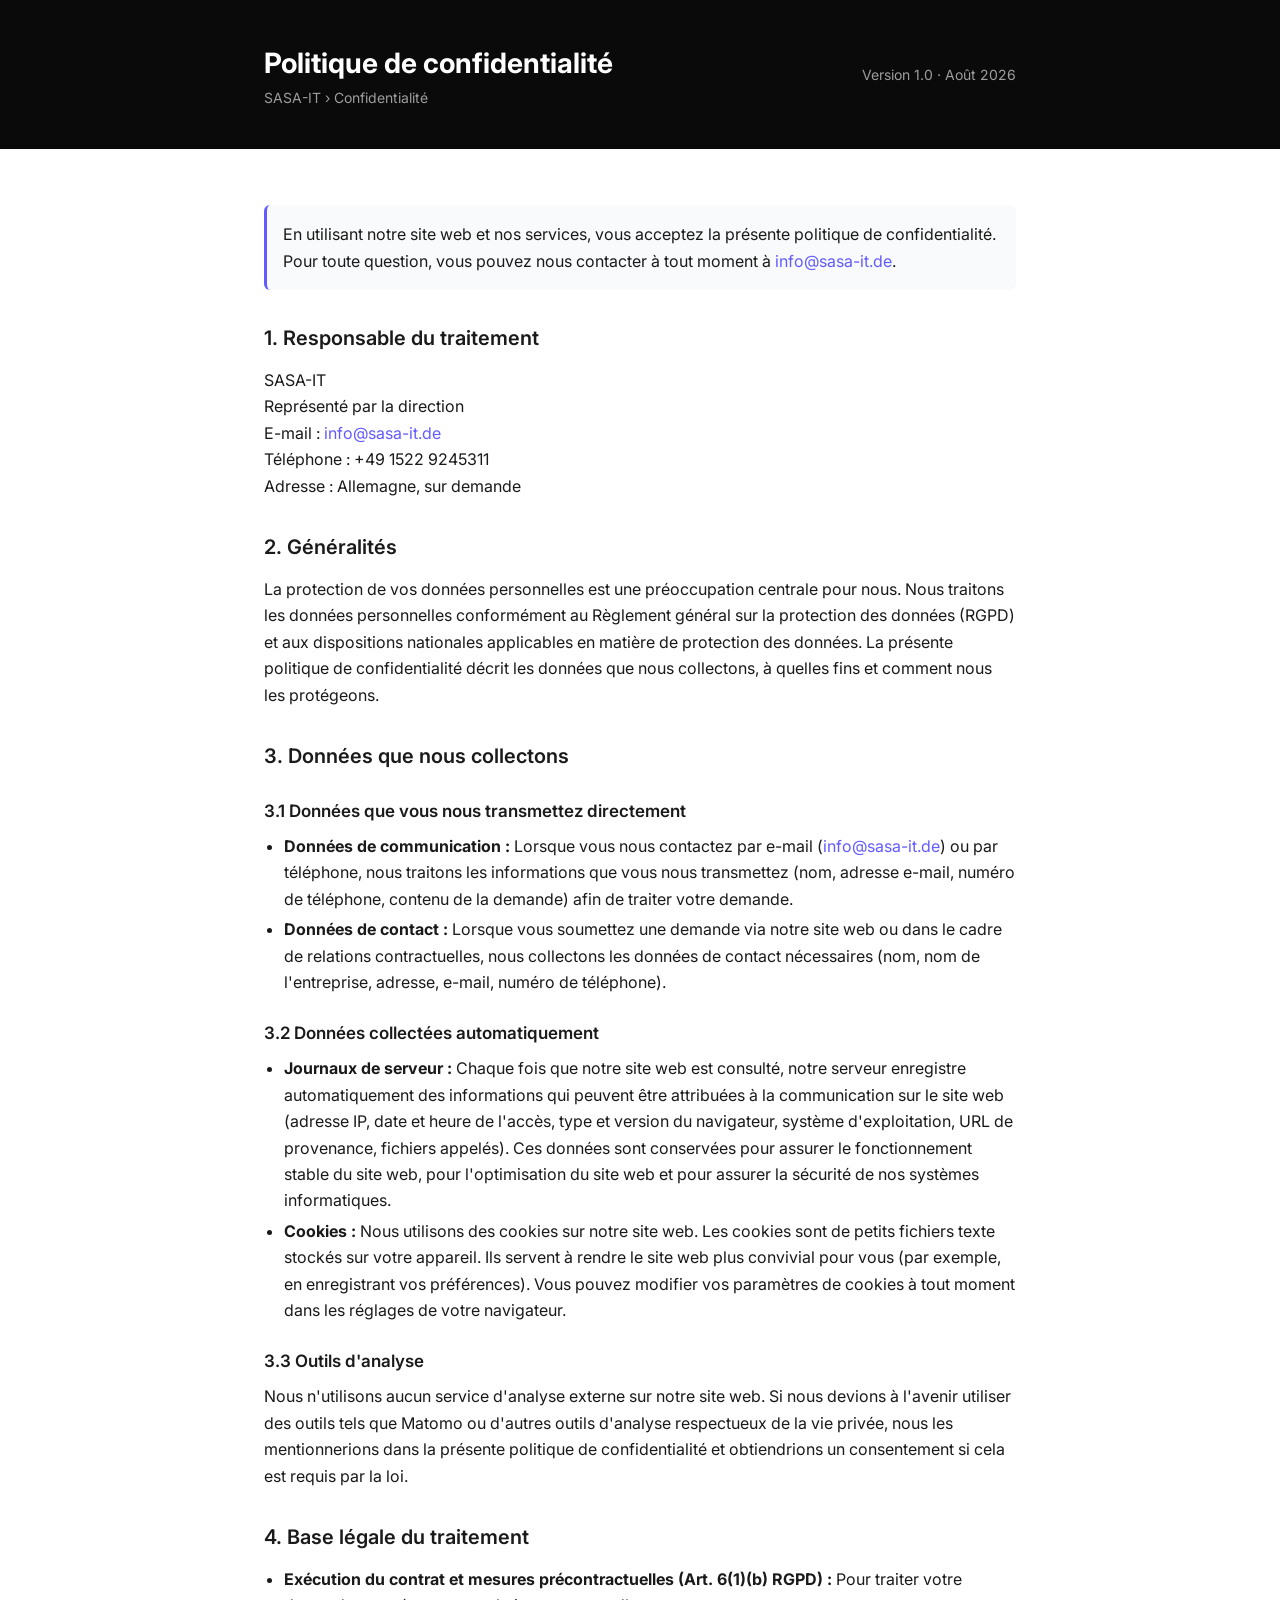
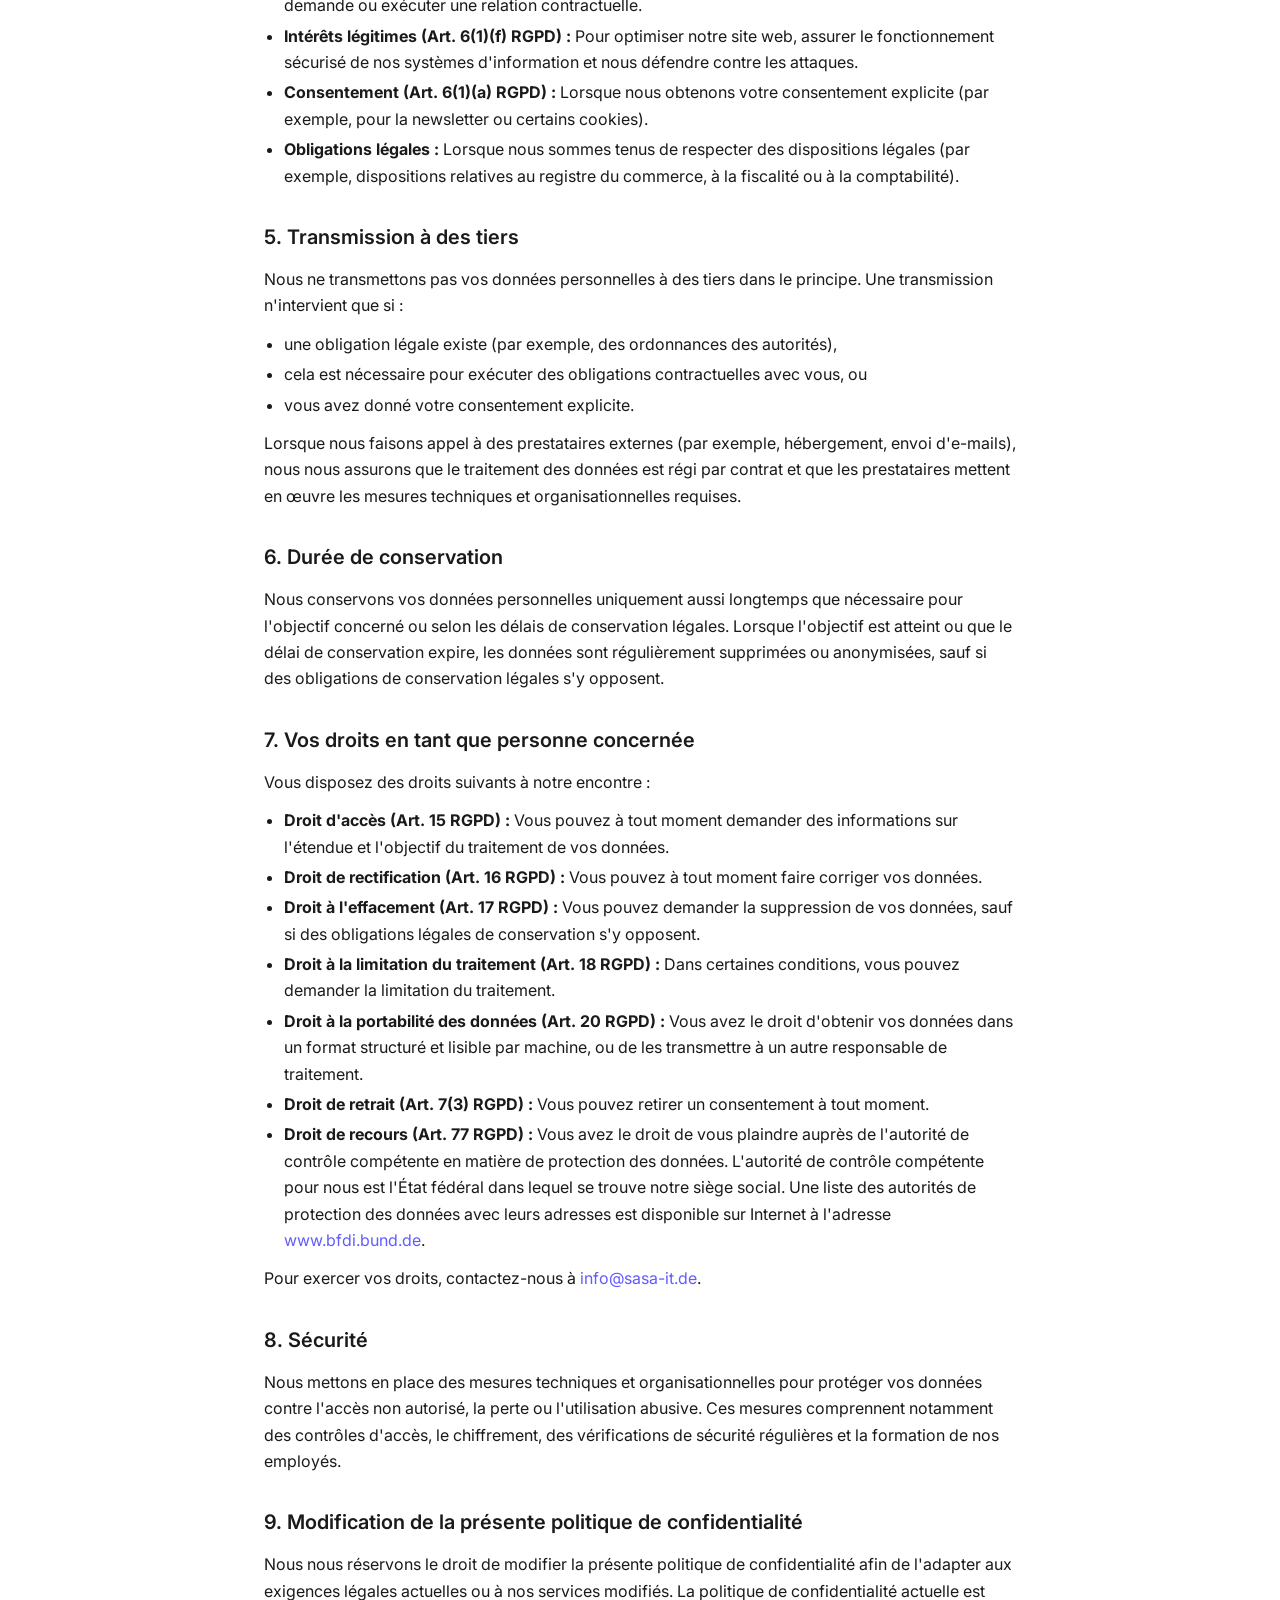
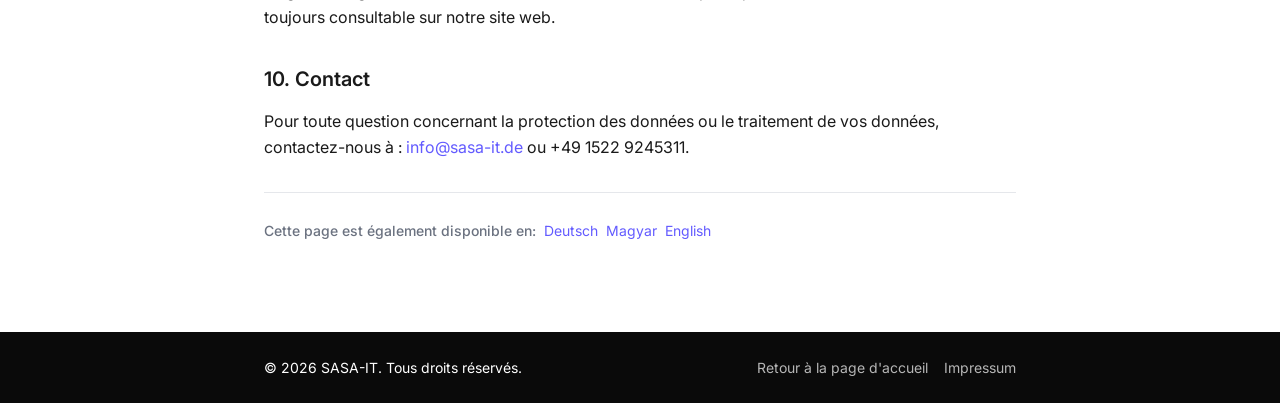
<file: landing-page/privacy-fr.html>
<!DOCTYPE html>
<html lang="fr">
<head>
  <meta charset="UTF-8">
  <meta name="viewport" content="width=device-width, initial-scale=1.0">
  <title>Confidentialité — SASA-IT</title>
  <link rel="preconnect" href="https://fonts.googleapis.com">
  <link rel="preconnect" href="https://fonts.gstatic.com" crossorigin>
  <link href="https://fonts.googleapis.com/css2?family=Inter:wght@400;500;600;700;800&family=Source+Code+Pro:wght@400;500&display=swap" rel="stylesheet">
  <style>
    :root {
      --color-primary: #0a0a0a;
      --color-surface: #ffffff;
      --color-surface-alt: #f7f7f7;
      --color-text: #1a1a1a;
      --color-text-muted: #6b7280;
      --color-text-inverse: #ffffff;
      --color-border: #e5e7eb;
      --color-accent: #635bff;
      --color-accent-dark: #4b43d6;
      --font-sans: 'Inter', -apple-system, BlinkMacSystemFont, sans-serif;
      --font-mono: 'Source Code Pro', 'JetBrains Mono', monospace;
      --radius-sm: 6px;
      --radius-md: 10px;
      --radius-lg: 16px;
      --space-sm: 8px;
      --space-md: 16px;
      --space-lg: 24px;
      --space-xl: 32px;
    }
    *, *::before, *::after { box-sizing: border-box; margin: 0; padding: 0; }
    body {
      font-family: var(--font-sans);
      font-size: 16px;
      line-height: 1.65;
      color: var(--color-text);
      background: var(--color-surface);
    }
    a { color: var(--color-accent); text-decoration: none; }
    a:hover { text-decoration: underline; }
    .container {
      max-width: 800px;
      margin: 0 auto;
      padding: 0 24px;
    }
    .page-header {
      background: var(--color-primary);
      color: var(--color-text-inverse);
      padding: 40px 0;
    }
    .page-header .container {
      display: flex;
      align-items: center;
      justify-content: space-between;
      flex-wrap: wrap;
      gap: 16px;
    }
    .page-header h1 { font-size: 1.75rem; font-weight: 700; }
    .breadcrumb { font-size: 0.875rem; color: rgba(255,255,255,0.6); }
    .breadcrumb a { color: rgba(255,255,255,0.6); }
    .breadcrumb a:hover { color: white; text-decoration: none; }
    .content { padding: 40px 0; }
    .content h2 {
      font-size: 1.25rem;
      font-weight: 600;
      margin: 32px 0 12px;
      color: var(--color-text);
    }
    .content h3 {
      font-size: 1.0625rem;
      font-weight: 600;
      margin: 24px 0 8px;
    }
    .content p { margin-bottom: 12px; color: var(--color-text); }
    .content ul { list-style: disc; padding-left: 20px; margin-bottom: 12px; }
    .content li { margin-bottom: 4px; }
    .notice {
      background: #f9fafb;
      border-left: 3px solid var(--color-accent);
      padding: 16px;
      margin: 16px 0;
      border-radius: var(--radius-sm);
    }
    .notice p { margin-bottom: 0; }
    .footer-legal {
      background: var(--color-primary);
      color: var(--color-text-inverse);
      padding: 24px 0;
      margin-top: 48px;
    }
    .footer-legal .container {
      display: flex;
      flex-wrap: wrap;
      justify-content: space-between;
      align-items: center;
      gap: 12px;
      font-size: 0.875rem;
    }
    .footer-legal a { color: rgba(255,255,255,0.7); }
    .footer-legal a:hover { color: white; text-decoration: none; }
    @media (max-width: 600px) {
      .page-header .container { flex-direction: column; align-items: flex-start; }
      .footer-legal .container { flex-direction: column; align-items: center; text-align: center; }
    }
  </style>
</head>
<body>

  <header class="page-header">
    <div class="container">
      <div>
        <h1>Politique de confidentialité</h1>
        <nav class="breadcrumb" aria-label="Breadcrumb">
          <a href="index.html">SASA-IT</a> &rsaquo; Confidentialité
        </nav>
      </div>
      <div style="font-size:0.875rem; color:rgba(255,255,255,0.6);">Version 1.0 &middot; Août 2026</div>
    </div>
  </header>

  <main class="content">
    <div class="container">

      <p class="notice">
        En utilisant notre site web et nos services, vous acceptez la présente politique de confidentialité.
        Pour toute question, vous pouvez nous contacter à tout moment à
        <a href="mailto:info@sasa-it.de">info@sasa-it.de</a>.
      </p>

      <h2>1. Responsable du traitement</h2>
      <p>
        SASA-IT<br>
        Représenté par la direction<br>
        E-mail : <a href="mailto:info@sasa-it.de">info@sasa-it.de</a><br>
        Téléphone : +49 1522 9245311<br>
        Adresse : Allemagne, sur demande
      </p>

      <h2>2. Généralités</h2>
      <p>
        La protection de vos données personnelles est une préoccupation centrale pour nous.
        Nous traitons les données personnelles conformément au Règlement général sur la protection des données
        (RGPD) et aux dispositions nationales applicables en matière de protection des données.
        La présente politique de confidentialité décrit les données que nous collectons, à quelles fins
        et comment nous les protégeons.
      </p>

      <h2>3. Données que nous collectons</h2>

      <h3>3.1 Données que vous nous transmettez directement</h3>
      <ul>
        <li><strong>Données de communication :</strong> Lorsque vous nous contactez par e-mail
          (<a href="mailto:info@sasa-it.de">info@sasa-it.de</a>) ou par téléphone, nous traitons
          les informations que vous nous transmettez (nom, adresse e-mail, numéro de téléphone,
          contenu de la demande) afin de traiter votre demande.</li>
        <li><strong>Données de contact :</strong> Lorsque vous soumettez une demande via notre site web ou
          dans le cadre de relations contractuelles, nous collectons les données de contact nécessaires
          (nom, nom de l'entreprise, adresse, e-mail, numéro de téléphone).</li>
      </ul>

      <h3>3.2 Données collectées automatiquement</h3>
      <ul>
        <li><strong>Journaux de serveur :</strong> Chaque fois que notre site web est consulté, notre serveur
          enregistre automatiquement des informations qui peuvent être attribuées à la communication sur le site web
          (adresse IP, date et heure de l'accès, type et version du navigateur, système d'exploitation,
          URL de provenance, fichiers appelés). Ces données sont conservées pour assurer le fonctionnement stable
          du site web, pour l'optimisation du site web et pour assurer la sécurité de nos systèmes informatiques.</li>
        <li><strong>Cookies :</strong> Nous utilisons des cookies sur notre site web. Les cookies sont de petits
          fichiers texte stockés sur votre appareil. Ils servent à rendre le site web plus convivial pour vous
          (par exemple, en enregistrant vos préférences). Vous pouvez modifier vos paramètres de cookies
          à tout moment dans les réglages de votre navigateur.</li>
      </ul>

      <h3>3.3 Outils d'analyse</h3>
      <p>
        Nous n'utilisons aucun service d'analyse externe sur notre site web. Si nous devions à l'avenir utiliser
        des outils tels que Matomo ou d'autres outils d'analyse respectueux de la vie privée, nous les mentionnerions
        dans la présente politique de confidentialité et obtiendrions un consentement si cela est requis par la loi.
      </p>

      <h2>4. Base légale du traitement</h2>
      <ul>
        <li><strong>Exécution du contrat et mesures précontractuelles (Art.&nbsp;6(1)(b) RGPD) :</strong>
          Pour traiter votre demande ou exécuter une relation contractuelle.</li>
        <li><strong>Intérêts légitimes (Art.&nbsp;6(1)(f) RGPD) :</strong>
          Pour optimiser notre site web, assurer le fonctionnement sécurisé de nos systèmes d'information
          et nous défendre contre les attaques.</li>
        <li><strong>Consentement (Art.&nbsp;6(1)(a) RGPD) :</strong>
          Lorsque nous obtenons votre consentement explicite (par exemple, pour la newsletter ou certains cookies).</li>
        <li><strong>Obligations légales :</strong> Lorsque nous sommes tenus de respecter des dispositions légales
          (par exemple, dispositions relatives au registre du commerce, à la fiscalité ou à la comptabilité).</li>
      </ul>

      <h2>5. Transmission à des tiers</h2>
      <p>
        Nous ne transmettons pas vos données personnelles à des tiers dans le principe. Une transmission n'intervient que si :
      </p>
      <ul>
        <li>une obligation légale existe (par exemple, des ordonnances des autorités),</li>
        <li>cela est nécessaire pour exécuter des obligations contractuelles avec vous, ou</li>
        <li>vous avez donné votre consentement explicite.</li>
      </ul>
      <p>
        Lorsque nous faisons appel à des prestataires externes (par exemple, hébergement, envoi d'e-mails),
        nous nous assurons que le traitement des données est régi par contrat et que les prestataires mettent en œuvre
        les mesures techniques et organisationnelles requises.
      </p>

      <h2>6. Durée de conservation</h2>
      <p>
        Nous conservons vos données personnelles uniquement aussi longtemps que nécessaire pour l'objectif concerné
        ou selon les délais de conservation légales. Lorsque l'objectif est atteint ou que le délai de conservation
        expire, les données sont régulièrement supprimées ou anonymisées, sauf si des obligations de conservation légales
        s'y opposent.
      </p>

      <h2>7. Vos droits en tant que personne concernée</h2>
      <p>Vous disposez des droits suivants à notre encontre :</p>
      <ul>
        <li><strong>Droit d'accès (Art.&nbsp;15 RGPD) :</strong> Vous pouvez à tout moment demander des informations
          sur l'étendue et l'objectif du traitement de vos données.</li>
        <li><strong>Droit de rectification (Art.&nbsp;16 RGPD) :</strong> Vous pouvez à tout moment faire corriger vos données.</li>
        <li><strong>Droit à l'effacement (Art.&nbsp;17 RGPD) :</strong> Vous pouvez demander la suppression de vos données,
          sauf si des obligations légales de conservation s'y opposent.</li>
        <li><strong>Droit à la limitation du traitement (Art.&nbsp;18 RGPD) :</strong> Dans certaines conditions,
          vous pouvez demander la limitation du traitement.</li>
        <li><strong>Droit à la portabilité des données (Art.&nbsp;20 RGPD) :</strong> Vous avez le droit d'obtenir vos données
          dans un format structuré et lisible par machine, ou de les transmettre à un autre responsable de traitement.</li>
        <li><strong>Droit de retrait (Art.&nbsp;7(3) RGPD) :</strong> Vous pouvez retirer un consentement à tout moment.</li>
        <li><strong>Droit de recours (Art.&nbsp;77 RGPD) :</strong> Vous avez le droit de vous plaindre auprès de l'autorité
          de contrôle compétente en matière de protection des données. L'autorité de contrôle compétente pour nous est l'État fédéral
          dans lequel se trouve notre siège social. Une liste des autorités de protection des données avec leurs adresses est
          disponible sur Internet à l'adresse
          <a href="https://www.bfdi.bund.de/DE/Service/Anschriften_Links/anschriften_links-node.html" target="_blank" rel="noopener">www.bfdi.bund.de</a>.</li>
      </ul>
      <p>
        Pour exercer vos droits, contactez-nous à
        <a href="mailto:info@sasa-it.de">info@sasa-it.de</a>.
      </p>

      <h2>8. Sécurité</h2>
      <p>
        Nous mettons en place des mesures techniques et organisationnelles pour protéger vos données contre
        l'accès non autorisé, la perte ou l'utilisation abusive. Ces mesures comprennent notamment des contrôles
        d'accès, le chiffrement, des vérifications de sécurité régulières et la formation de nos employés.
      </p>

      <h2>9. Modification de la présente politique de confidentialité</h2>
      <p>
        Nous nous réservons le droit de modifier la présente politique de confidentialité afin de l'adapter aux
        exigences légales actuelles ou à nos services modifiés. La politique de confidentialité actuelle est toujours
        consultable sur notre site web.
      </p>

      <h2>10. Contact</h2>
      <p>
        Pour toute question concernant la protection des données ou le traitement de vos données, contactez-nous à :
        <a href="mailto:info@sasa-it.de">info@sasa-it.de</a> ou +49 1522 9245311.
      </p>

      <div style="margin-top: 32px; padding-top: 24px; border-top: 1px solid var(--color-border);">
        <span style="font-size: 0.875rem; color: var(--color-text-muted); font-weight: 500;">Cette page est également disponible en:</span>
        <a href="privacy-de.html" style="font-size: 0.875rem; color: var(--color-accent); margin-left: 4px;">Deutsch</a>
        <a href="privacy-hu.html" style="font-size: 0.875rem; color: var(--color-accent); margin-left: 4px;">Magyar</a>
        <a href="privacy-en.html" style="font-size: 0.875rem; color: var(--color-accent); margin-left: 4px;">English</a>
      </div>
    </div>
  </main>

  <footer class="footer-legal">
    <div class="container">
      <div>&copy; 2026 SASA-IT. Tous droits réservés.</div>
      <div style="display:flex; gap:16px; flex-wrap:wrap;">
        <a href="index.html">Retour à la page d'accueil</a>
        <a href="impressum.html">Impressum</a>
      </div>
    </div>
  </footer>

</body>
</html>
</file>
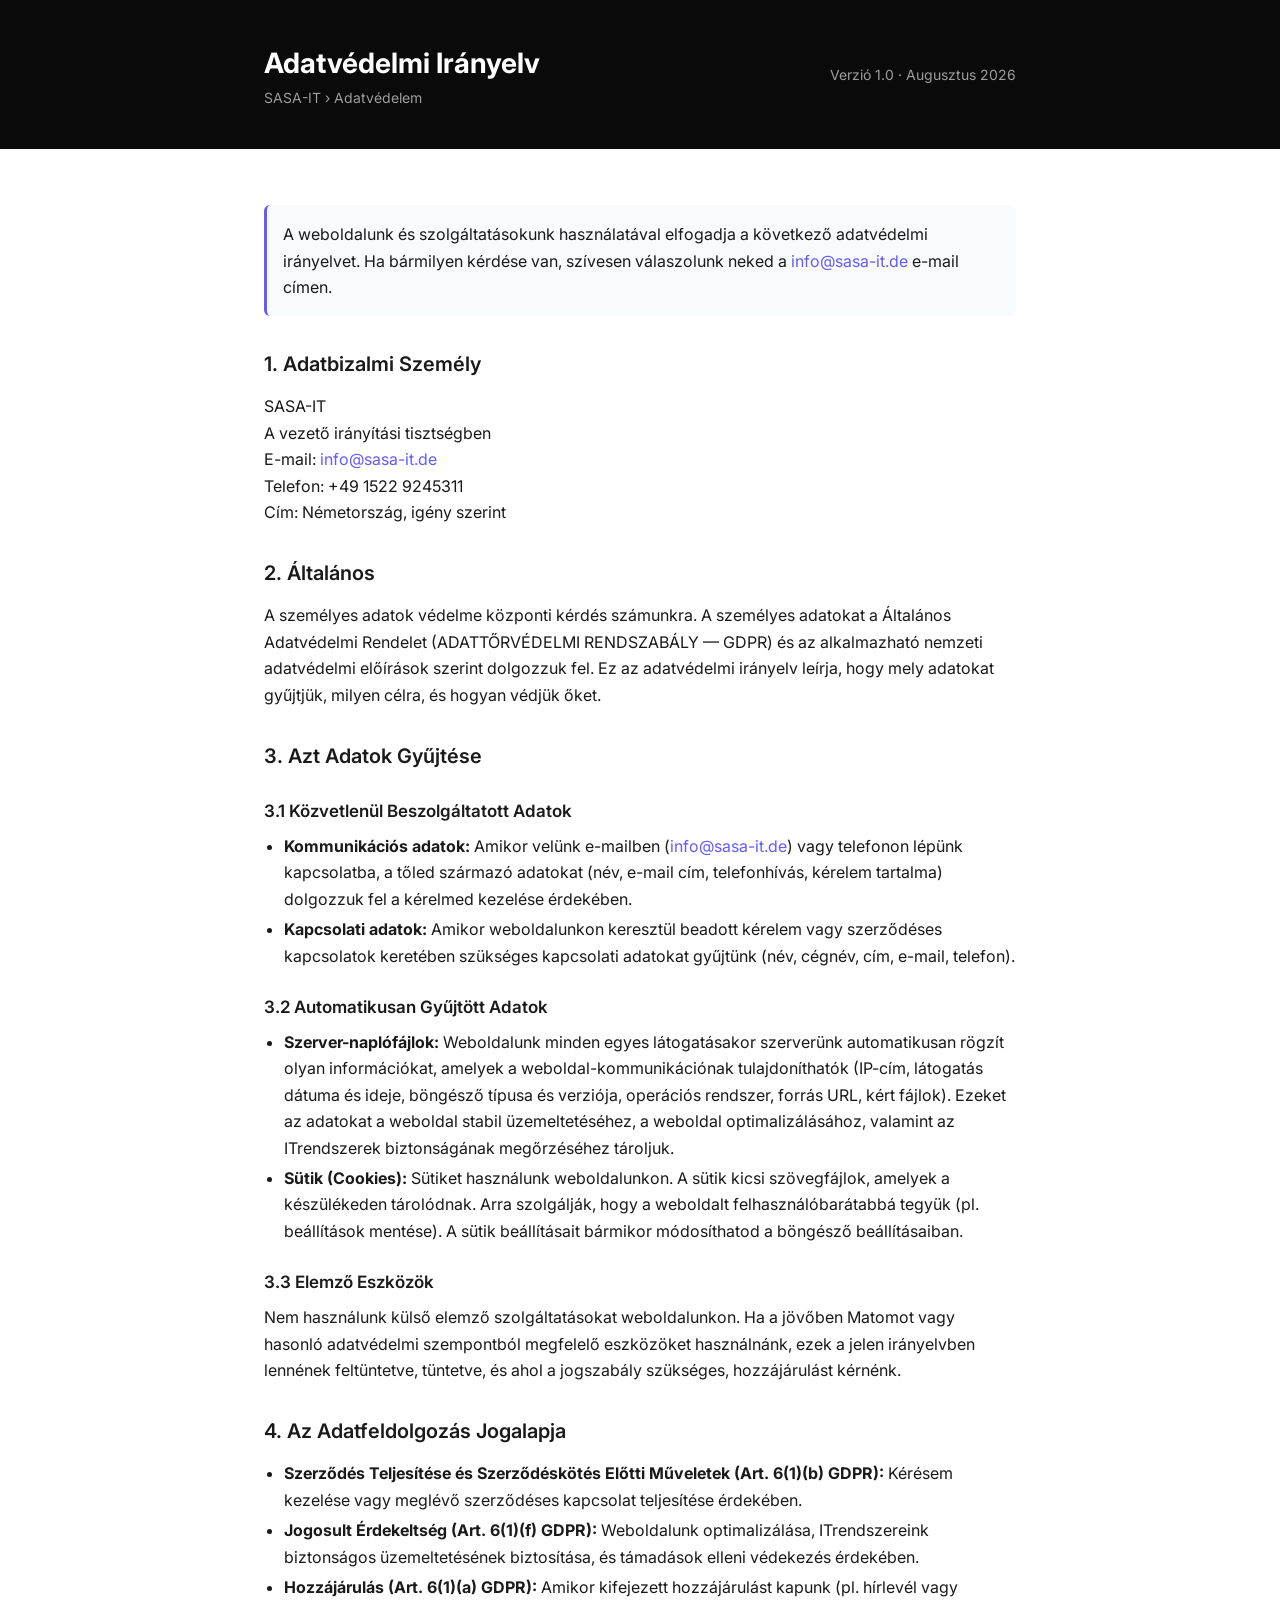
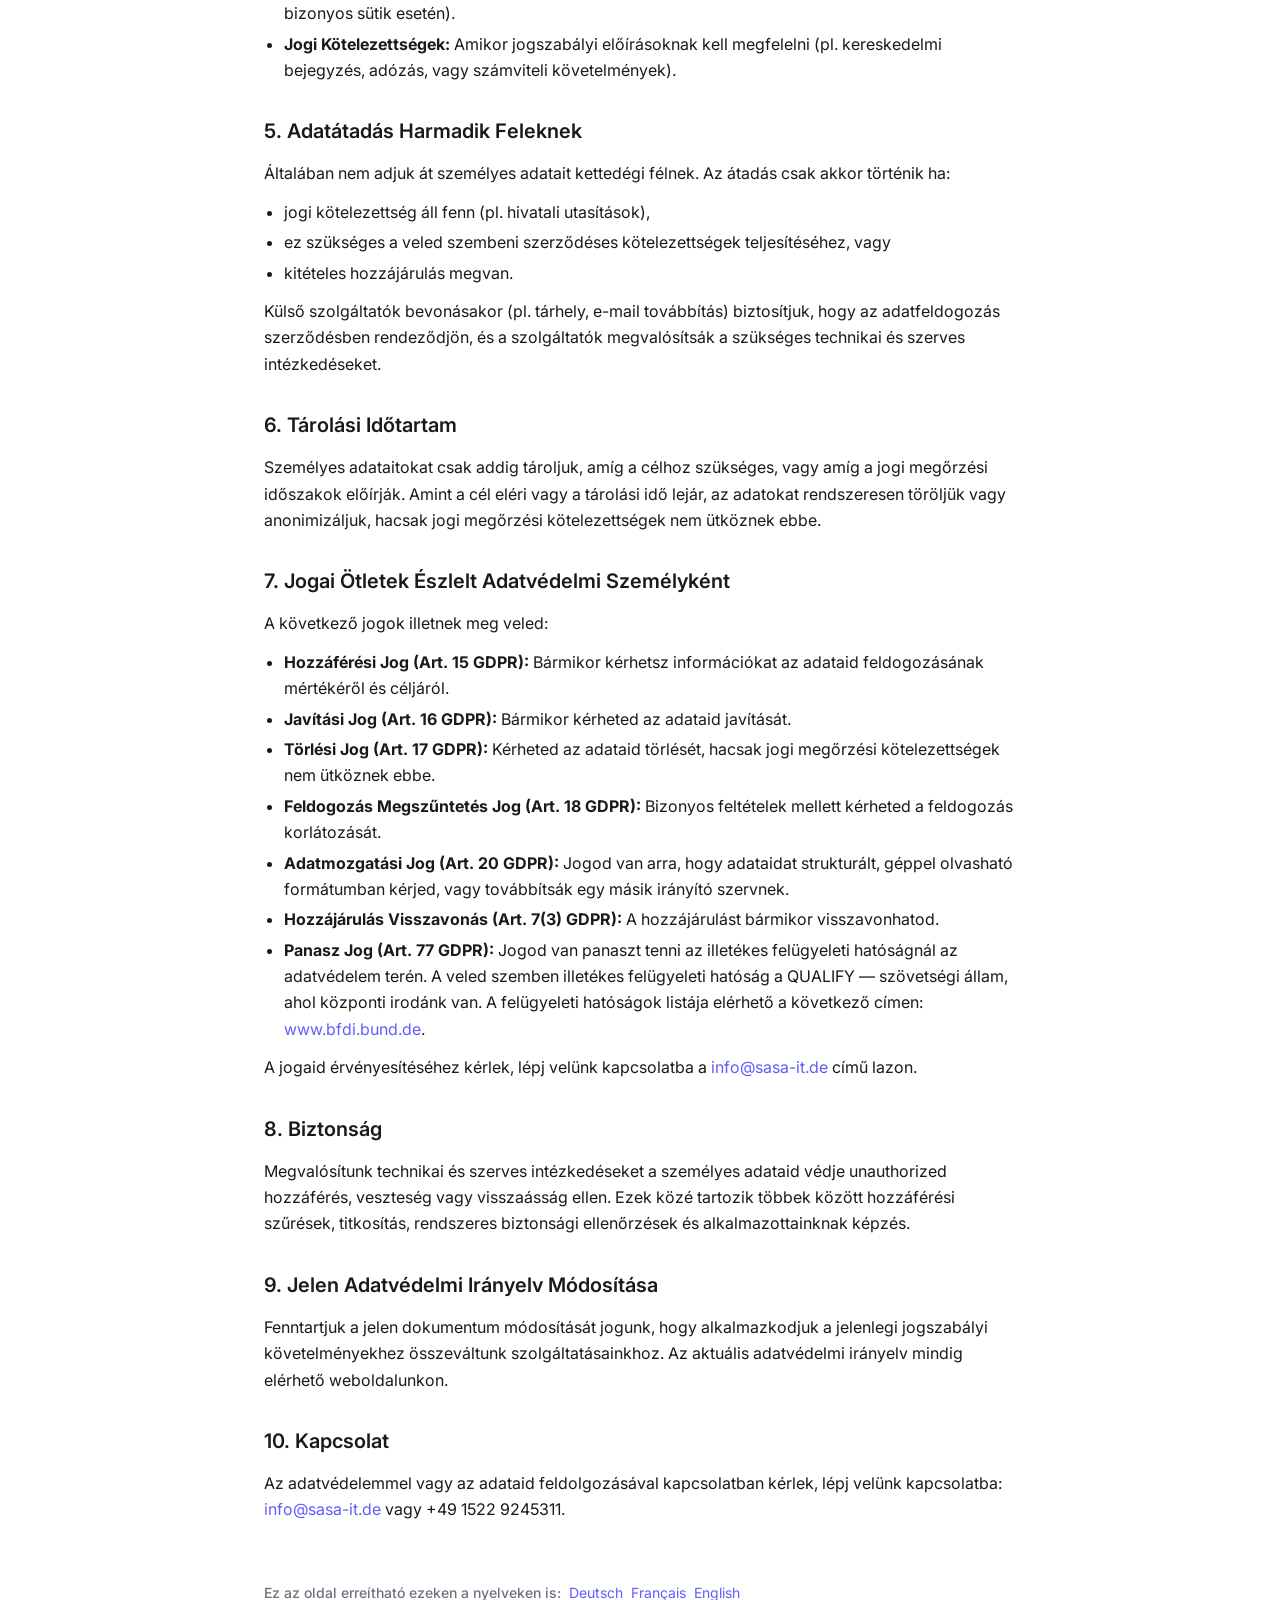
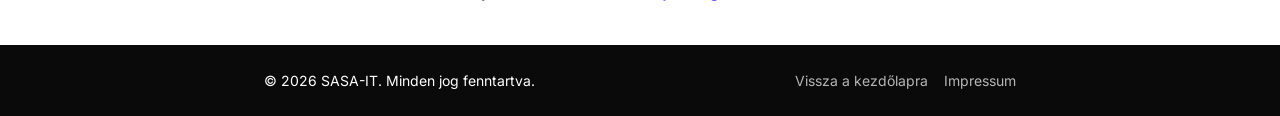
<file: landing-page/privacy-hu.html>
<!DOCTYPE html>
<html lang="hu">
<head>
  <meta charset="UTF-8">
  <meta name="viewport" content="width=device-width, initial-scale=1.0">
  <title>Adatvédelmi Irányelv — SASA-IT</title>
  <link rel="preconnect" href="https://fonts.googleapis.com">
  <link rel="preconnect" href="https://fonts.gstatic.com" crossorigin>
  <link href="https://fonts.googleapis.com/css2?family=Inter:wght@400;500;600;700;800&family=Source+Code+Pro:wght@400;500&display=swap" rel="stylesheet">
  <style>
    :root {
      --color-primary: #0a0a0a;
      --color-surface: #ffffff;
      --color-text: #1a1a1a;
      --color-text-muted: #6b7280;
      --color-text-inverse: #ffffff;
      --color-accent: #635bff;
      --font-sans: 'Inter', -apple-system, BlinkMacSystemFont, sans-serif;
      --font-mono: 'Source Code Pro', 'JetBrains Mono', monospace;
      --radius-sm: 6px;
      --space-md: 16px;
      --space-lg: 24px;
      --space-xl: 32px;
    }
    *, *::before, *::after { box-sizing: border-box; margin: 0; padding: 0; }
    body {
      font-family: var(--font-sans);
      font-size: 16px;
      line-height: 1.65;
      color: var(--color-text);
      background: var(--color-surface);
    }
    a { color: var(--color-accent); text-decoration: none; }
    a:hover { text-decoration: underline; }
    .container { max-width: 800px; margin: 0 auto; padding: 0 24px; }
    .page-header {
      background: var(--color-primary);
      color: var(--color-text-inverse);
      padding: 40px 0;
    }
    .page-header .container {
      display: flex;
      align-items: center;
      justify-content: space-between;
      flex-wrap: wrap;
      gap: 16px;
    }
    .page-header h1 { font-size: 1.75rem; font-weight: 700; }
    .breadcrumb { font-size: 0.875rem; color: rgba(255,255,255,0.6); }
    .breadcrumb a { color: rgba(255,255,255,0.6); }
    .breadcrumb a:hover { color: white; text-decoration: none; }
    .content { padding: 40px 0; }
    .content h2 { font-size: 1.25rem; font-weight: 600; margin: 32px 0 12px; }
    .content h3 { font-size: 1.0625rem; font-weight: 600; margin: 24px 0 8px; }
    .content p { margin-bottom: 12px; }
    .content ul { list-style: disc; padding-left: 20px; margin-bottom: 12px; }
    .content li { margin-bottom: 4px; }
    .notice {
      background: #f9fafb;
      border-left: 3px solid var(--color-accent);
      padding: 16px;
      margin: 16px 0;
      border-radius: var(--radius-sm);
    }
    .notice p { margin-bottom: 0; }
    .footer-legal {
      background: var(--color-primary);
      color: var(--color-text-inverse);
      padding: 24px 0;
    }
    .footer-legal .container {
      display: flex;
      flex-wrap: wrap;
      justify-content: space-between;
      align-items: center;
      gap: 12px;
      font-size: 0.875rem;
    }
    .footer-legal a { color: rgba(255,255,255,0.7); }
    .footer-legal a:hover { color: white; text-decoration: none; }
    @media (max-width: 600px) {
      .page-header .container { flex-direction: column; align-items: flex-start; }
      .footer-legal .container { flex-direction: column; align-items: center; text-align: center; }
    }
  </style>
</head>
<body>

  <header class="page-header">
    <div class="container">
      <div>
        <h1>Adatvédelmi Irányelv</h1>
        <nav class="breadcrumb" aria-label="Breadcrumb">
          <a href="index.html">SASA-IT</a> &rsaquo; Adatvédelem
        </nav>
      </div>
      <div style="font-size:0.875rem; color:rgba(255,255,255,0.6);">Verzió 1.0 &middot; Augusztus 2026</div>
    </div>
  </header>

  <main class="content">
    <div class="container">

      <p class="notice">
        A weboldalunk és szolgáltatásokunk használatával elfogadja a következő adatvédelmi irányelvet.
        Ha bármilyen kérdése van, szívesen válaszolunk neked a
        <a href="mailto:info@sasa-it.de">info@sasa-it.de</a> e-mail címen.
      </p>

      <h2>1. Adatbizalmi Személy</h2>
      <p>
        SASA-IT<br>
        A vezető irányítási tisztségben<br>
        E-mail: <a href="mailto:info@sasa-it.de">info@sasa-it.de</a><br>
        Telefon: +49 1522 9245311<br>
        Cím: Németország, igény szerint
      </p>

      <h2>2. Általános</h2>
      <p>
        A személyes adatok védelme központi kérdés számunkra.
        A személyes adatokat a Általános Adatvédelmi Rendelet (ADATTŐRVÉDELMI RENDSZABÁLY — GDPR) és
        az alkalmazható nemzeti adatvédelmi előírások szerint dolgozzuk fel.
        Ez az adatvédelmi irányelv leírja, hogy mely adatokat gyűjtjük, milyen célra, és hogyan védjük őket.
      </p>

      <h2>3. Azt Adatok Gyűjtése</h2>

      <h3>3.1 Közvetlenül Beszolgáltatott Adatok</h3>
      <ul>
        <li><strong>Kommunikációs adatok:</strong> Amikor velünk e-mailben
          (<a href="mailto:info@sasa-it.de">info@sasa-it.de</a>) vagy telefonon lépünk kapcsolatba,
          a tőled származó adatokat (név, e-mail cím, telefonhívás, kérelem tartalma) dolgozzuk fel a
          kérelmed kezelése érdekében.</li>
        <li><strong>Kapcsolati adatok:</strong> Amikor weboldalunkon keresztül beadott kérelem vagy szerződéses
          kapcsolatok keretében szükséges kapcsolati adatokat gyűjtünk (név, cégnév, cím, e-mail, telefon).</li>
      </ul>

      <h3>3.2 Automatikusan Gyűjtött Adatok</h3>
      <ul>
        <li><strong>Szerver-naplófájlok:</strong> Weboldalunk minden egyes látogatásakor szerverünk automatikusan
          rögzít olyan információkat, amelyek a weboldal-kommunikációnak tulajdoníthatók (IP-cím, látogatás dátuma és
          ideje, böngésző típusa és verziója, operációs rendszer, forrás URL, kért fájlok). Ezeket az adatokat a
          weboldal stabil üzemeltetéséhez, a weboldal optimalizálásához, valamint az ITrendszerek biztonságának
          megőrzéséhez tároljuk.</li>
        <li><strong>Sütik (Cookies):</strong> Sütiket használunk weboldalunkon. A sütik kicsi szövegfájlok,
          amelyek a készülékeden tárolódnak. Arra szolgálják, hogy a weboldalt felhasználóbarátabbá tegyük
          (pl. beállítások mentése). A sütik beállításait bármikor módosíthatod a böngésző beállításaiban.</li>
      </ul>

      <h3>3.3 Elemző Eszközök</h3>
      <p>
        Nem használunk külső elemző szolgáltatásokat weboldalunkon. Ha a jövőben Matomot vagy hasonló
        adatvédelmi szempontból megfelelő eszközöket használnánk, ezek a jelen irányelvben lennének feltüntetve,
        tüntetve, és ahol a jogszabály szükséges, hozzájárulást kérnénk.
      </p>

      <h2>4. Az Adatfeldolgozás Jogalapja</h2>
      <ul>
        <li><strong>Szerződés Teljesítése és Szerződéskötés Előtti Műveletek (Art.&nbsp;6(1)(b) GDPR):</strong>
          Kérésem kezelése vagy meglévő szerződéses kapcsolat teljesítése érdekében.</li>
        <li><strong>Jogosult Érdekeltség (Art.&nbsp;6(1)(f) GDPR):</strong>
          Weboldalunk optimalizálása, ITrendszereink biztonságos üzemeltetésének biztosítása,
          és támadások elleni védekezés érdekében.</li>
        <li><strong>Hozzájárulás (Art.&nbsp;6(1)(a) GDPR):</strong>
          Amikor kifejezett hozzájárulást kapunk (pl. hírlevél vagy bizonyos sütik esetén).</li>
        <li><strong>Jogi Kötelezettségek:</strong> Amikor jogszabályi előírásoknak kell megfelelni
          (pl. kereskedelmi bejegyzés, adózás, vagy számviteli követelmények).</li>
      </ul>

      <h2>5. Adatátadás Harmadik Feleknek</h2>
      <p>
        Általában nem adjuk át személyes adatait kettedégi félnek. Az átadás csak akkor történik ha:
      </p>
      <ul>
        <li>jogi kötelezettség áll fenn (pl. hivatali utasítások),</li>
        <li>ez szükséges a veled szembeni szerződéses kötelezettségek teljesítéséhez, vagy</li>
        <li>kitételes hozzájárulás megvan.</li>
      </ul>
      <p>
        Külső szolgáltatók bevonásakor (pl. tárhely, e-mail továbbítás) biztosítjuk, hogy az adatfeldogozás
        szerződésben rendeződjön, és a szolgáltatók megvalósítsák a szükséges technikai és szerves intézkedéseket.
      </p>

      <h2>6. Tárolási Időtartam</h2>
      <p>
        Személyes adataitokat csak addig tároljuk, amíg a célhoz szükséges, vagy amíg a jogi megőrzési
        időszakok előírják. Amint a cél eléri vagy a tárolási idő lejár, az adatokat rendszeresen töröljük
        vagy anonimizáljuk, hacsak jogi megőrzési kötelezettségek nem ütköznek ebbe.
      </p>

      <h2>7. Jogai Ötletek Észlelt Adatvédelmi Személyként</h2>
      <p>A következő jogok illetnek meg veled:</p>
      <ul>
        <li><strong>Hozzáférési Jog (Art.&nbsp;15 GDPR):</strong> Bármikor kérhetsz információkat az adataid
          feldogozásának mértékéről és céljáról.</li>
        <li><strong>Javítási Jog (Art.&nbsp;16 GDPR):</strong> Bármikor kérheted az adataid javítását.</li>
        <li><strong>Törlési Jog (Art.&nbsp;17 GDPR):</strong> Kérheted az adataid törlését,
          hacsak jogi megőrzési kötelezettségek nem ütköznek ebbe.</li>
        <li><strong>Feldogozás Megszűntetés Jog (Art.&nbsp;18 GDPR):</strong> Bizonyos feltételek mellett
          kérheted a feldogozás korlátozását.</li>
        <li><strong>Adatmozgatási Jog (Art.&nbsp;20 GDPR):</strong> Jogod van arra, hogy adataidat
          strukturált, géppel olvasható formátumban kérjed, vagy továbbítsák egy másik irányító szervnek.</li>
        <li><strong>Hozzájárulás Visszavonás (Art.&nbsp;7(3) GDPR):</strong> A hozzájárulást bármikor visszavonhatod.</li>
        <li><strong>Panasz Jog (Art.&nbsp;77 GDPR):</strong> Jogod van panaszt tenni az illetékes felügyeleti hatóságnál
          az adatvédelem terén. A veled szemben illetékes felügyeleti hatóság a QUALIFY — szövetségi állam, ahol
          központi irodánk van. A felügyeleti hatóságok listája elérhető a következő címen:
          <a href="https://www.bfdi.bund.de/DE/Service/Anschriften_Links/anschriften_links-node.html" target="_blank" rel="noopener">www.bfdi.bund.de</a>.</li>
      </ul>
      <p>
        A jogaid érvényesítéséhez kérlek, lépj velünk kapcsolatba a
        <a href="mailto:info@sasa-it.de">info@sasa-it.de</a> című lazon.
      </p>

      <h2>8. Biztonság</h2>
      <p>
        Megvalósítunk technikai és szerves intézkedéseket a személyes adataid védje unauthorized hozzáférés,
        veszteség vagy visszaásság ellen. Ezek közé tartozik többek között hozzáférési szűrések, titkosítás,
        rendszeres biztonsági ellenőrzések és alkalmazottainknak képzés.
      </p>

      <h2>9. Jelen Adatvédelmi Irányelv Módosítása</h2>
      <p>
        Fenntartjuk a jelen dokumentum módosítását jogunk, hogy alkalmazkodjuk a jelenlegi jogszabályi követelményekhez
        összeváltunk szolgáltatásainkhoz. Az aktuális adatvédelmi irányelv mindig elérhető weboldalunkon.
      </p>

      <h2>10. Kapcsolat</h2>
      <p>
        Az adatvédelemmel vagy az adataid feldolgozásával kapcsolatban kérlek, lépj velünk kapcsolatba:
        <a href="mailto:info@sasa-it.de">info@sasa-it.de</a> vagy +49 1522 9245311.
      </p>

      <div style="margin-top: 32px; padding-top: 24px; border-top: 1px solid var(--color-border);">
        <span style="font-size: 0.875rem; color: var(--color-text-muted); font-weight: 500;">Ez az oldal erreítható ezeken a nyelveken is:</span>
        <a href="privacy-de.html" style="font-size: 0.875rem; color: var(--color-accent); margin-left: 4px;">Deutsch</a>
        <a href="privacy-fr.html" style="font-size: 0.875rem; color: var(--color-accent); margin-left: 4px;">Français</a>
        <a href="privacy-en.html" style="font-size: 0.875rem; color: var(--color-accent); margin-left: 4px;">English</a>
      </div>
    </div>
  </main>

  <footer class="footer-legal">
    <div class="container">
      <div>&copy; 2026 SASA-IT. Minden jog fenntartva.</div>
      <div style="display:flex; gap:16px; flex-wrap:wrap;">
        <a href="index.html">Vissza a kezdőlapra</a>
        <a href="impressum.html">Impressum</a>
      </div>
    </div>
  </footer>

</body>
</html>
</file>
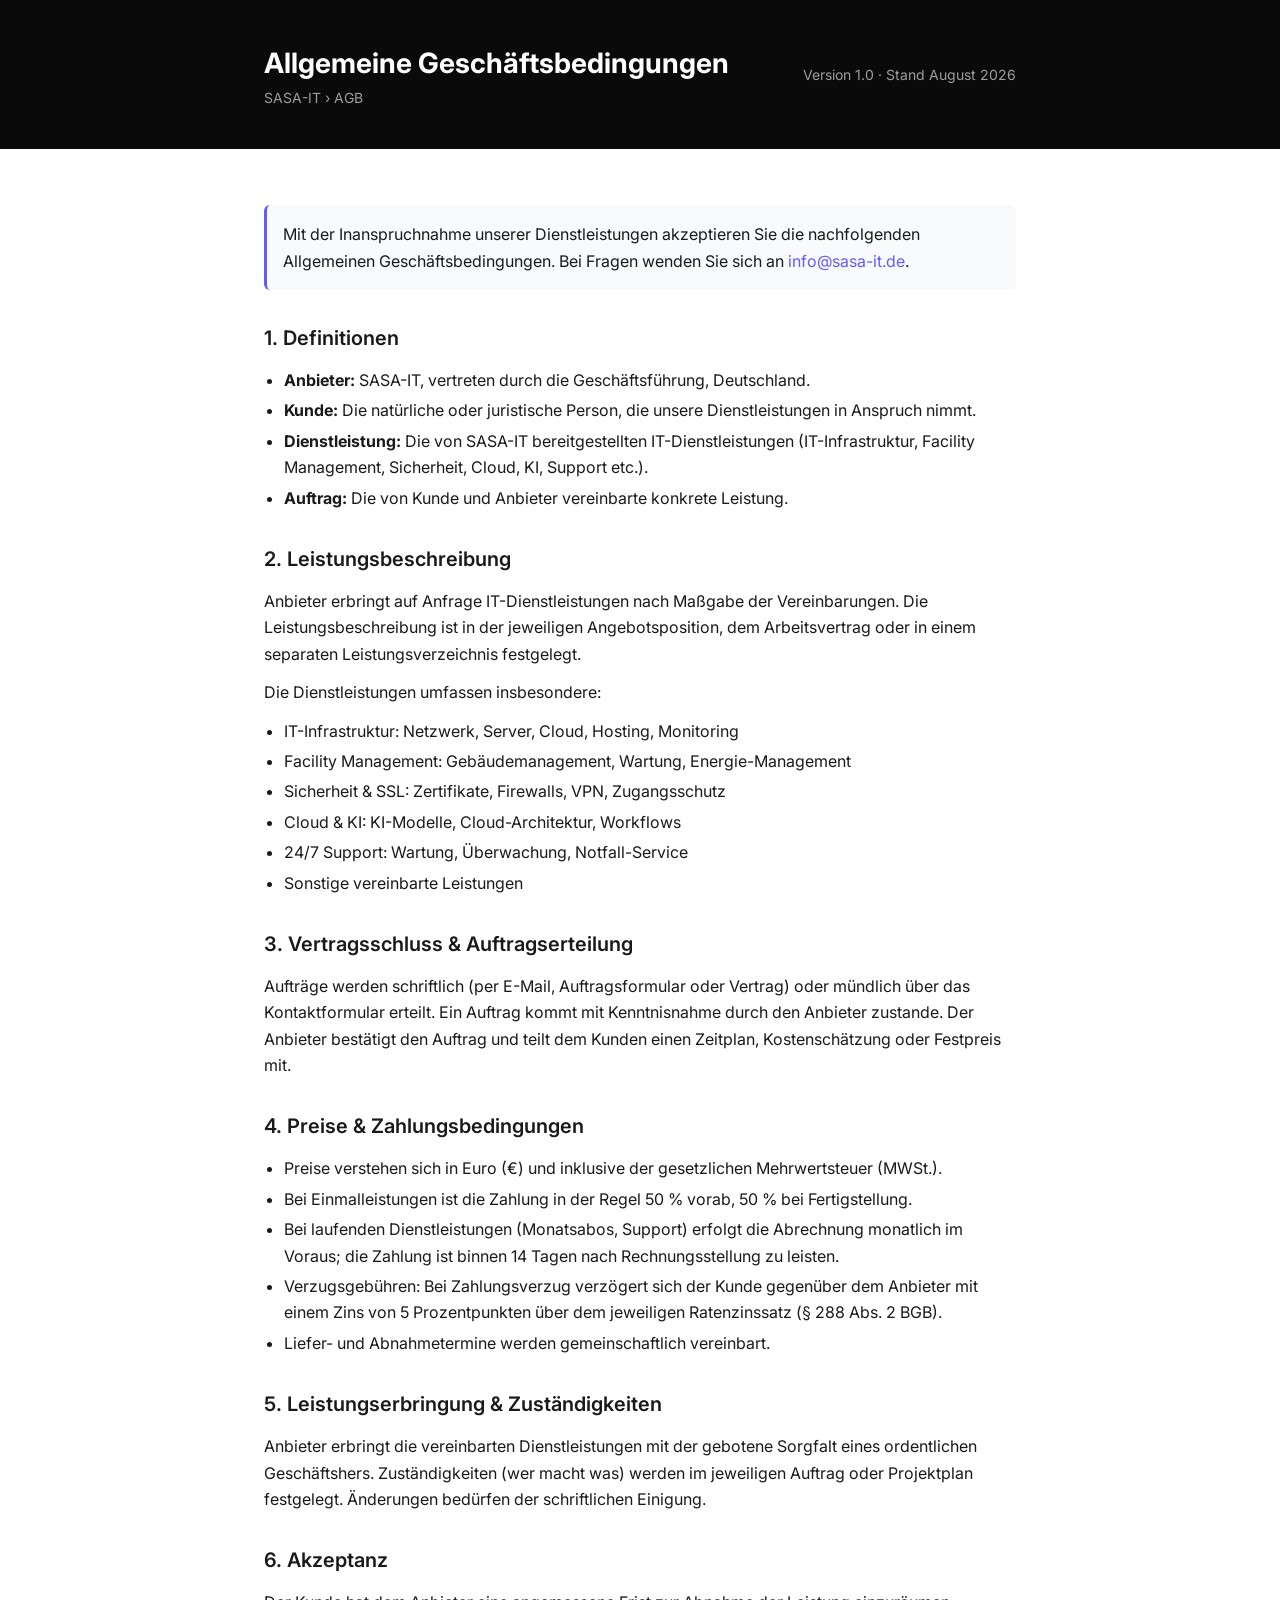
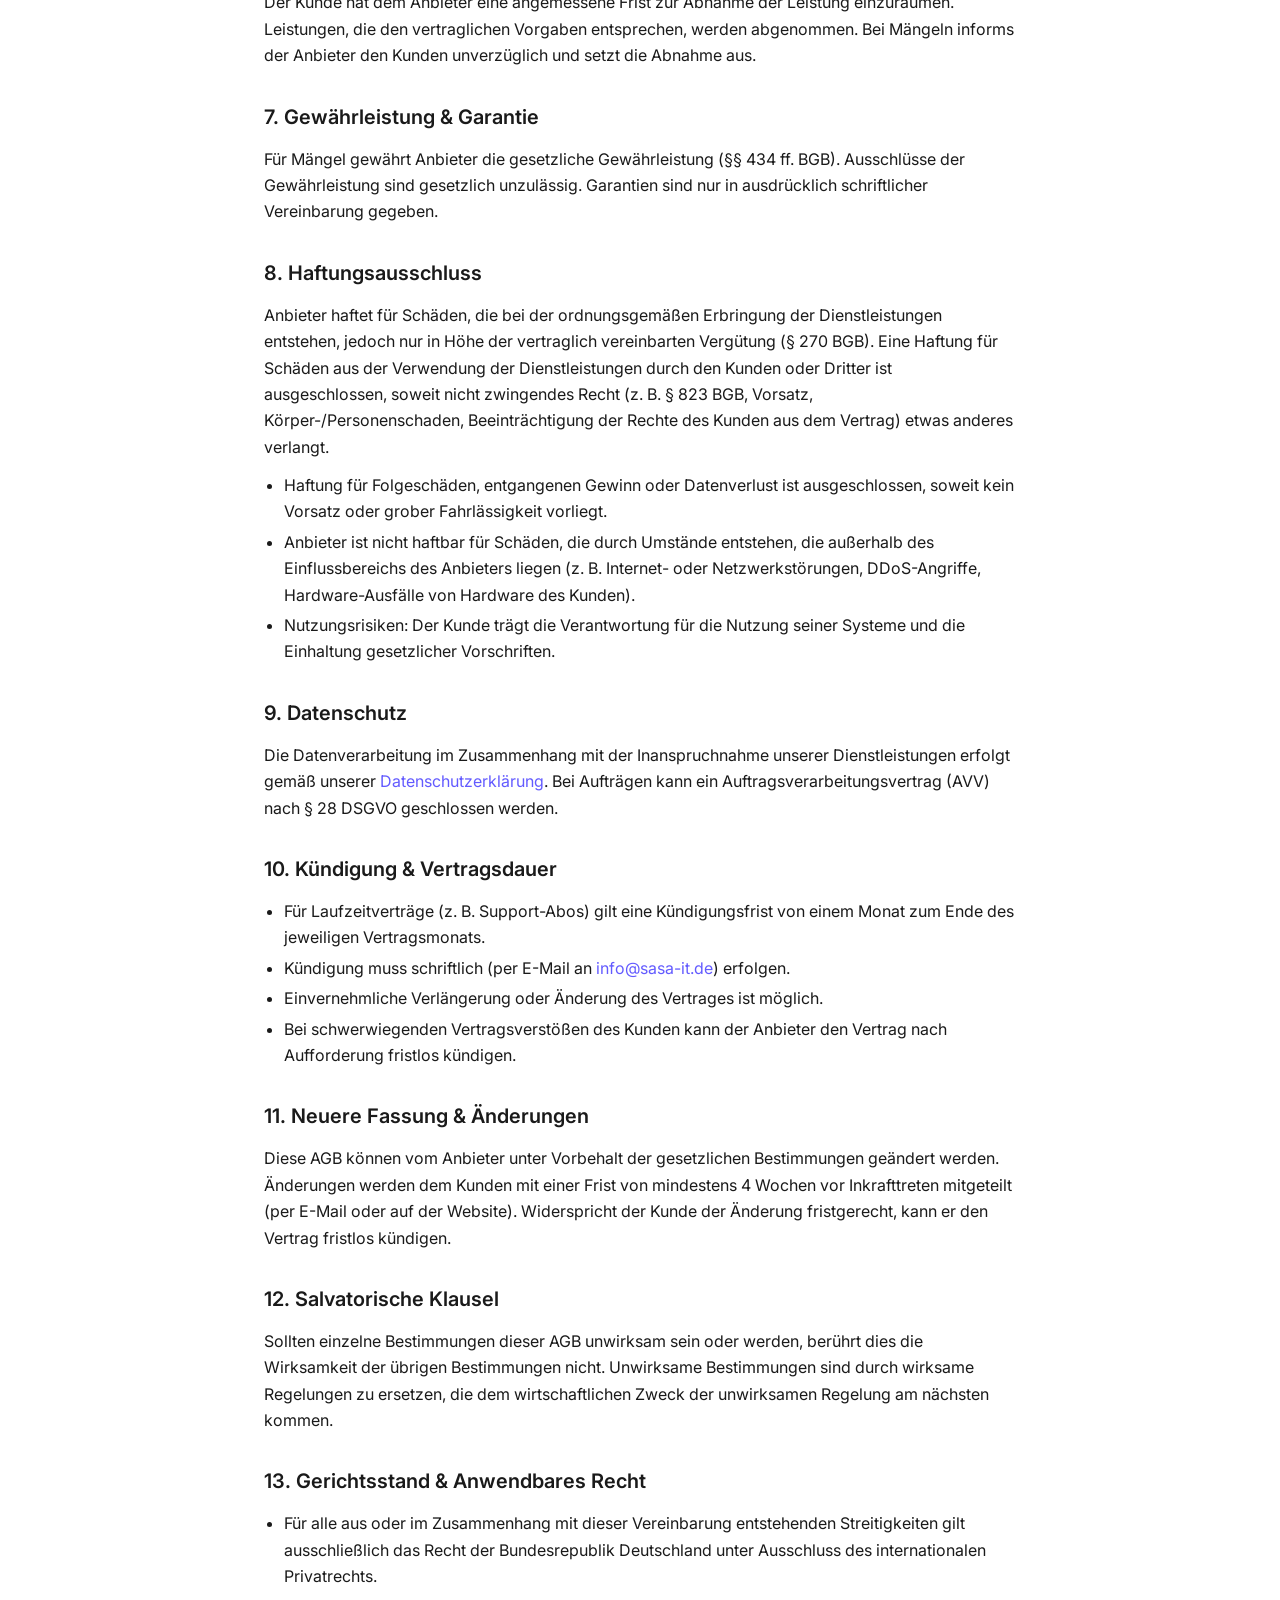
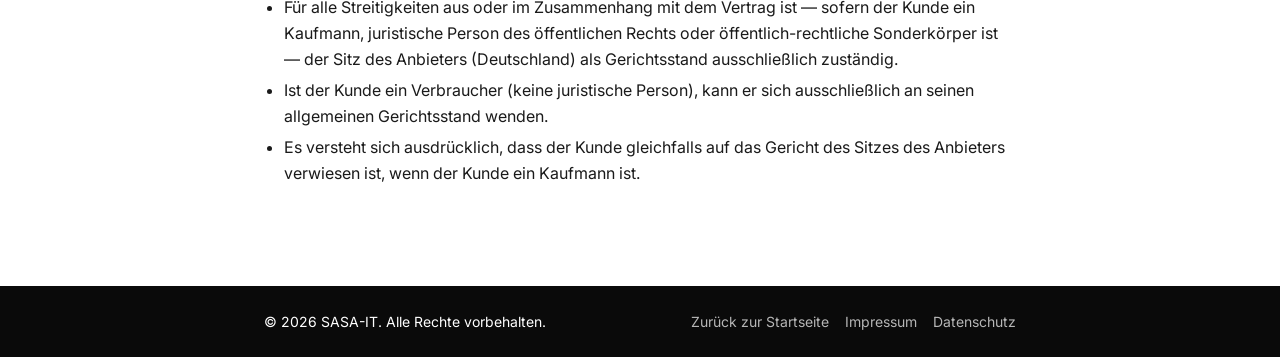
<file: landing-page/terms-de.html>
<!DOCTYPE html>
<html lang="de">
<head>
  <meta charset="UTF-8">
  <meta name="viewport" content="width=device-width, initial-scale=1.0">
  <title>Allgemeine Geschäftsbedingungen — SASA-IT</title>
  <link rel="preconnect" href="https://fonts.googleapis.com">
  <link rel="preconnect" href="https://fonts.gstatic.com" crossorigin>
  <link href="https://fonts.googleapis.com/css2?family=Inter:wght@400;500;600;700;800&family=Source+Code+Pro:wght@400;500&display=swap" rel="stylesheet">
  <style>
    :root {
      --color-primary: #0a0a0a;
      --color-surface: #ffffff;
      --color-surface-alt: #f7f7f7;
      --color-text: #1a1a1a;
      --color-text-muted: #6b7280;
      --color-text-inverse: #ffffff;
      --color-border: #e5e7eb;
      --color-accent: #635bff;
      --color-accent-dark: #4b43d6;
      --font-sans: 'Inter', -apple-system, BlinkMacSystemFont, sans-serif;
      --font-mono: 'Source Code Pro', 'JetBrains Mono', monospace;
      --radius-sm: 6px;
      --radius-md: 10px;
      --radius-lg: 16px;
      --space-sm: 8px;
      --space-md: 16px;
      --space-lg: 24px;
      --space-xl: 32px;
    }
    *, *::before, *::after { box-sizing: border-box; margin: 0; padding: 0; }
    body {
      font-family: var(--font-sans);
      font-size: 16px;
      line-height: 1.65;
      color: var(--color-text);
      background: var(--color-surface);
    }
    a { color: var(--color-accent); text-decoration: none; }
    a:hover { text-decoration: underline; }
    .container { max-width: 800px; margin: 0 auto; padding: 0 24px; }
    .page-header {
      background: var(--color-primary);
      color: var(--color-text-inverse);
      padding: 40px 0;
    }
    .page-header .container {
      display: flex;
      align-items: center;
      justify-content: space-between;
      flex-wrap: wrap;
      gap: 16px;
    }
    .page-header h1 { font-size: 1.75rem; font-weight: 700; }
    .breadcrumb { font-size: 0.875rem; color: rgba(255,255,255,0.6); }
    .breadcrumb a { color: rgba(255,255,255,0.6); }
    .breadcrumb a:hover { color: white; text-decoration: none; }
    .content { padding: 40px 0; }
    .content h2 { font-size: 1.25rem; font-weight: 600; margin: 32px 0 12px; }
    .content h3 { font-size: 1.0625rem; font-weight: 600; margin: 24px 0 8px; }
    .content p { margin-bottom: 12px; }
    .content ul { list-style: disc; padding-left: 20px; margin-bottom: 12px; }
    .content li { margin-bottom: 4px; }
    .content ol { padding-left: 20px; margin-bottom: 12px; }
    .content ol li { margin-bottom: 4px; }
    .notice {
      background: #f9fafb;
      border-left: 3px solid var(--color-accent);
      padding: 16px;
      margin: 16px 0;
      border-radius: var(--radius-sm);
    }
    .notice p { margin-bottom: 0; }
    .footer-legal {
      background: var(--color-primary);
      color: var(--color-text-inverse);
      padding: 24px 0;
      margin-top: 48px;
    }
    .footer-legal .container {
      display: flex;
      flex-wrap: wrap;
      justify-content: space-between;
      align-items: center;
      gap: 12px;
      font-size: 0.875rem;
    }
    .footer-legal a { color: rgba(255,255,255,0.7); }
    .footer-legal a:hover { color: white; text-decoration: none; }
    @media (max-width: 600px) {
      .page-header .container { flex-direction: column; align-items: flex-start; }
      .footer-legal .container { flex-direction: column; align-items: center; text-align: center; }
    }
  </style>
</head>
<body>

  <header class="page-header">
    <div class="container">
      <div>
        <h1>Allgemeine Geschäftsbedingungen</h1>
        <nav class="breadcrumb" aria-label="Breadcrumb">
          <a href="index.html">SASA-IT</a> &rsaquo; AGB
        </nav>
      </div>
      <div style="font-size:0.875rem; color:rgba(255,255,255,0.6);">Version 1.0 &middot; Stand August 2026</div>
    </div>
  </header>

  <main class="content">
    <div class="container">

      <p class="notice">
        Mit der Inanspruchnahme unserer Dienstleistungen akzeptieren Sie die nachfolgenden
        Allgemeinen Geschäftsbedingungen. Bei Fragen wenden Sie sich an
        <a href="mailto:info@sasa-it.de">info@sasa-it.de</a>.
      </p>

      <h2>1. Definitionen</h2>
      <ul>
        <li><strong>Anbieter:</strong> SASA-IT, vertreten durch die Geschäftsführung, Deutschland.</li>
        <li><strong>Kunde:</strong> Die natürliche oder juristische Person, die unsere Dienstleistungen in Anspruch nimmt.</li>
        <li><strong>Dienstleistung:</strong> Die von SASA-IT bereitgestellten IT-Dienstleistungen (IT-Infrastruktur, Facility Management, Sicherheit, Cloud, KI, Support etc.).</li>
        <li><strong>Auftrag:</strong> Die von Kunde und Anbieter vereinbarte konkrete Leistung.</li>
      </ul>

      <h2>2. Leistungsbeschreibung</h2>
      <p>
        Anbieter erbringt auf Anfrage IT-Dienstleistungen nach Maßgabe der Vereinbarungen.
        Die Leistungsbeschreibung ist in der jeweiligen Angebotsposition, dem Arbeitsvertrag
        oder in einem separaten Leistungsverzeichnis festgelegt.
      </p>
      <p>
        Die Dienstleistungen umfassen insbesondere:
      </p>
      <ul>
        <li>IT-Infrastruktur: Netzwerk, Server, Cloud, Hosting, Monitoring</li>
        <li>Facility Management: Gebäudemanagement, Wartung, Energie-Management</li>
        <li>Sicherheit & SSL: Zertifikate, Firewalls, VPN, Zugangsschutz</li>
        <li>Cloud & KI: KI-Modelle, Cloud-Architektur, Workflows</li>
        <li>24/7 Support: Wartung, Überwachung, Notfall-Service</li>
        <li>Sonstige vereinbarte Leistungen</li>
      </ul>

      <h2>3. Vertragsschluss & Auftragserteilung</h2>
      <p>
        Aufträge werden schriftlich (per E-Mail, Auftragsformular oder Vertrag) oder mündlich
        über das Kontaktformular erteilt. Ein Auftrag kommt mit Kenntnisnahme durch den Anbieter
        zustande. Der Anbieter bestätigt den Auftrag und teilt dem Kunden einen Zeitplan,
        Kostenschätzung oder Festpreis mit.
      </p>

      <h2>4. Preise & Zahlungsbedingungen</h2>
      <ul>
        <li>Preise verstehen sich in Euro (€) und inklusive der gesetzlichen Mehrwertsteuer (MWSt.).</li>
        <li>Bei Einmalleistungen ist die Zahlung in der Regel 50 % vorab, 50 % bei Fertigstellung.</li>
        <li>Bei laufenden Dienstleistungen (Monatsabos, Support) erfolgt die Abrechnung monatlich
          im Voraus; die Zahlung ist binnen 14 Tagen nach Rechnungsstellung zu leisten.</li>
        <li>Verzugsgebühren: Bei Zahlungsverzug verzögert sich der Kunde gegenüber dem Anbieter
          mit einem Zins von 5 Prozentpunkten über dem jeweiligen Ratenzinssatz (§&nbsp;288 Abs.&nbsp;2 BGB).</li>
        <li>Liefer- und Abnahmetermine werden gemeinschaftlich vereinbart.</li>
      </ul>

      <h2>5. Leistungserbringung & Zuständigkeiten</h2>
      <p>
        Anbieter erbringt die vereinbarten Dienstleistungen mit der gebotene Sorgfalt
        eines ordentlichen Geschäftshers. Zuständigkeiten (wer macht was) werden im jeweiligen
        Auftrag oder Projektplan festgelegt. Änderungen bedürfen der schriftlichen Einigung.
      </p>

      <h2>6. Akzeptanz</h2>
      <p>
        Der Kunde hat dem Anbieter eine angemessene Frist zur Abnahme der Leistung einzuräumen.
        Leistungen, die den vertraglichen Vorgaben entsprechen, werden abgenommen.
        Bei Mängeln informs der Anbieter den Kunden unverzüglich und setzt die Abnahme aus.
      </p>

      <h2>7. Gewährleistung & Garantie</h2>
      <p>
        Für Mängel gewährt Anbieter die gesetzliche Gewährleistung (§§&nbsp;434 ff. BGB).
        Ausschlüsse der Gewährleistung sind gesetzlich unzulässig. Garantien sind nur in
        ausdrücklich schriftlicher Vereinbarung gegeben.
      </p>

      <h2>8. Haftungsausschluss</h2>
      <p>
        Anbieter haftet für Schäden, die bei der ordnungsgemäßen Erbringung der Dienstleistungen
        entstehen, jedoch nur in Höhe der vertraglich vereinbarten Vergütung (§&nbsp;270 BGB).
        Eine Haftung für Schäden aus der Verwendung der Dienstleistungen durch den Kunden
        oder Dritter ist ausgeschlossen, soweit nicht zwingendes Recht (z.&nbsp;B. §&nbsp;823 BGB,
        Vorsatz, Körper-/Personenschaden, Beeinträchtigung der Rechte des Kunden aus dem Vertrag)
        etwas anderes verlangt.
      </p>
      <ul>
        <li>Haftung für Folgeschäden, entgangenen Gewinn oder Datenverlust ist ausgeschlossen,
          soweit kein Vorsatz oder grober Fahrlässigkeit vorliegt.</li>
        <li>Anbieter ist nicht haftbar für Schäden, die durch Umstände entstehen,
          die außerhalb des Einflussbereichs des Anbieters liegen (z.&nbsp;B. Internet- oder
          Netzwerkstörungen, DDoS-Angriffe, Hardware-Ausfälle von Hardware des Kunden).</li>
        <li>Nutzungsrisiken: Der Kunde trägt die Verantwortung für die Nutzung seiner
          Systeme und die Einhaltung gesetzlicher Vorschriften.</li>
      </ul>

      <h2>9. Datenschutz</h2>
      <p>
        Die Datenverarbeitung im Zusammenhang mit der Inanspruchnahme unserer Dienstleistungen
        erfolgt gemäß unserer
        <a href="privacy-de.html">Datenschutzerklärung</a>.
        Bei Aufträgen kann ein Auftragsverarbeitungsvertrag (AVV) nach §&nbsp;28 DSGVO
        geschlossen werden.
      </p>

      <h2>10. Kündigung & Vertragsdauer</h2>
      <ul>
        <li>Für Laufzeitverträge (z.&nbsp;B. Support-Abos) gilt eine Kündigungsfrist von einem Monat
          zum Ende des jeweiligen Vertragsmonats.</li>
        <li>Kündigung muss schriftlich (per E-Mail an <a href="mailto:info@sasa-it.de">info@sasa-it.de</a>) erfolgen.</li>
        <li>Einvernehmliche Verlängerung oder Änderung des Vertrages ist möglich.</li>
        <li>Bei schwerwiegenden Vertragsverstößen des Kunden kann der Anbieter den Vertrag
          nach Aufforderung fristlos kündigen.</li>
      </ul>

      <h2>11. Neuere Fassung & Änderungen</h2>
      <p>
        Diese AGB können vom Anbieter unter Vorbehalt der gesetzlichen Bestimmungen geändert
        werden. Änderungen werden dem Kunden mit einer Frist von mindestens 4 Wochen vor
        Inkrafttreten mitgeteilt (per E-Mail oder auf der Website). Widerspricht der Kunde
        der Änderung fristgerecht, kann er den Vertrag fristlos kündigen.
      </p>

      <h2>12. Salvatorische Klausel</h2>
      <p>
        Sollten einzelne Bestimmungen dieser AGB unwirksam sein oder werden, berührt dies die
        Wirksamkeit der übrigen Bestimmungen nicht. Unwirksame Bestimmungen sind durch wirksame
        Regelungen zu ersetzen, die dem wirtschaftlichen Zweck der unwirksamen Regelung am nächsten kommen.
      </p>

      <h2>13. Gerichtsstand & Anwendbares Recht</h2>
      <ul>
        <li>Für alle aus oder im Zusammenhang mit dieser Vereinbarung entstehenden Streitigkeiten
          gilt ausschließlich das Recht der Bundesrepublik Deutschland unter Ausschluss des
          internationalen Privatrechts.</li>
        <li>Für alle Streitigkeiten aus oder im Zusammenhang mit dem Vertrag ist — sofern der Kunde
          ein Kaufmann, juristische Person des öffentlichen Rechts oder öffentlich-rechtliche
          Sonderkörper ist — der Sitz des Anbieters (Deutschland) als Gerichtsstand ausschließlich
          zuständig.</li>
        <li>Ist der Kunde ein Verbraucher (keine juristische Person), kann er sich ausschließlich
          an seinen allgemeinen Gerichtsstand wenden.</li>
        <li>Es versteht sich ausdrücklich, dass der Kunde gleichfalls auf das Gericht des Sitzes
          des Anbieters verwiesen ist, wenn der Kunde ein Kaufmann ist.</li>
      </ul>

    </div>
  </main>

  <footer class="footer-legal">
    <div class="container">
      <div>&copy; 2026 SASA-IT. Alle Rechte vorbehalten.</div>
      <div style="display:flex; gap:16px; flex-wrap:wrap;">
        <a href="index.html">Zurück zur Startseite</a>
        <a href="impressum.html">Impressum</a>
        <a href="privacy-de.html">Datenschutz</a>
      </div>
    </div>
  </footer>

</body>
</html>
</file>
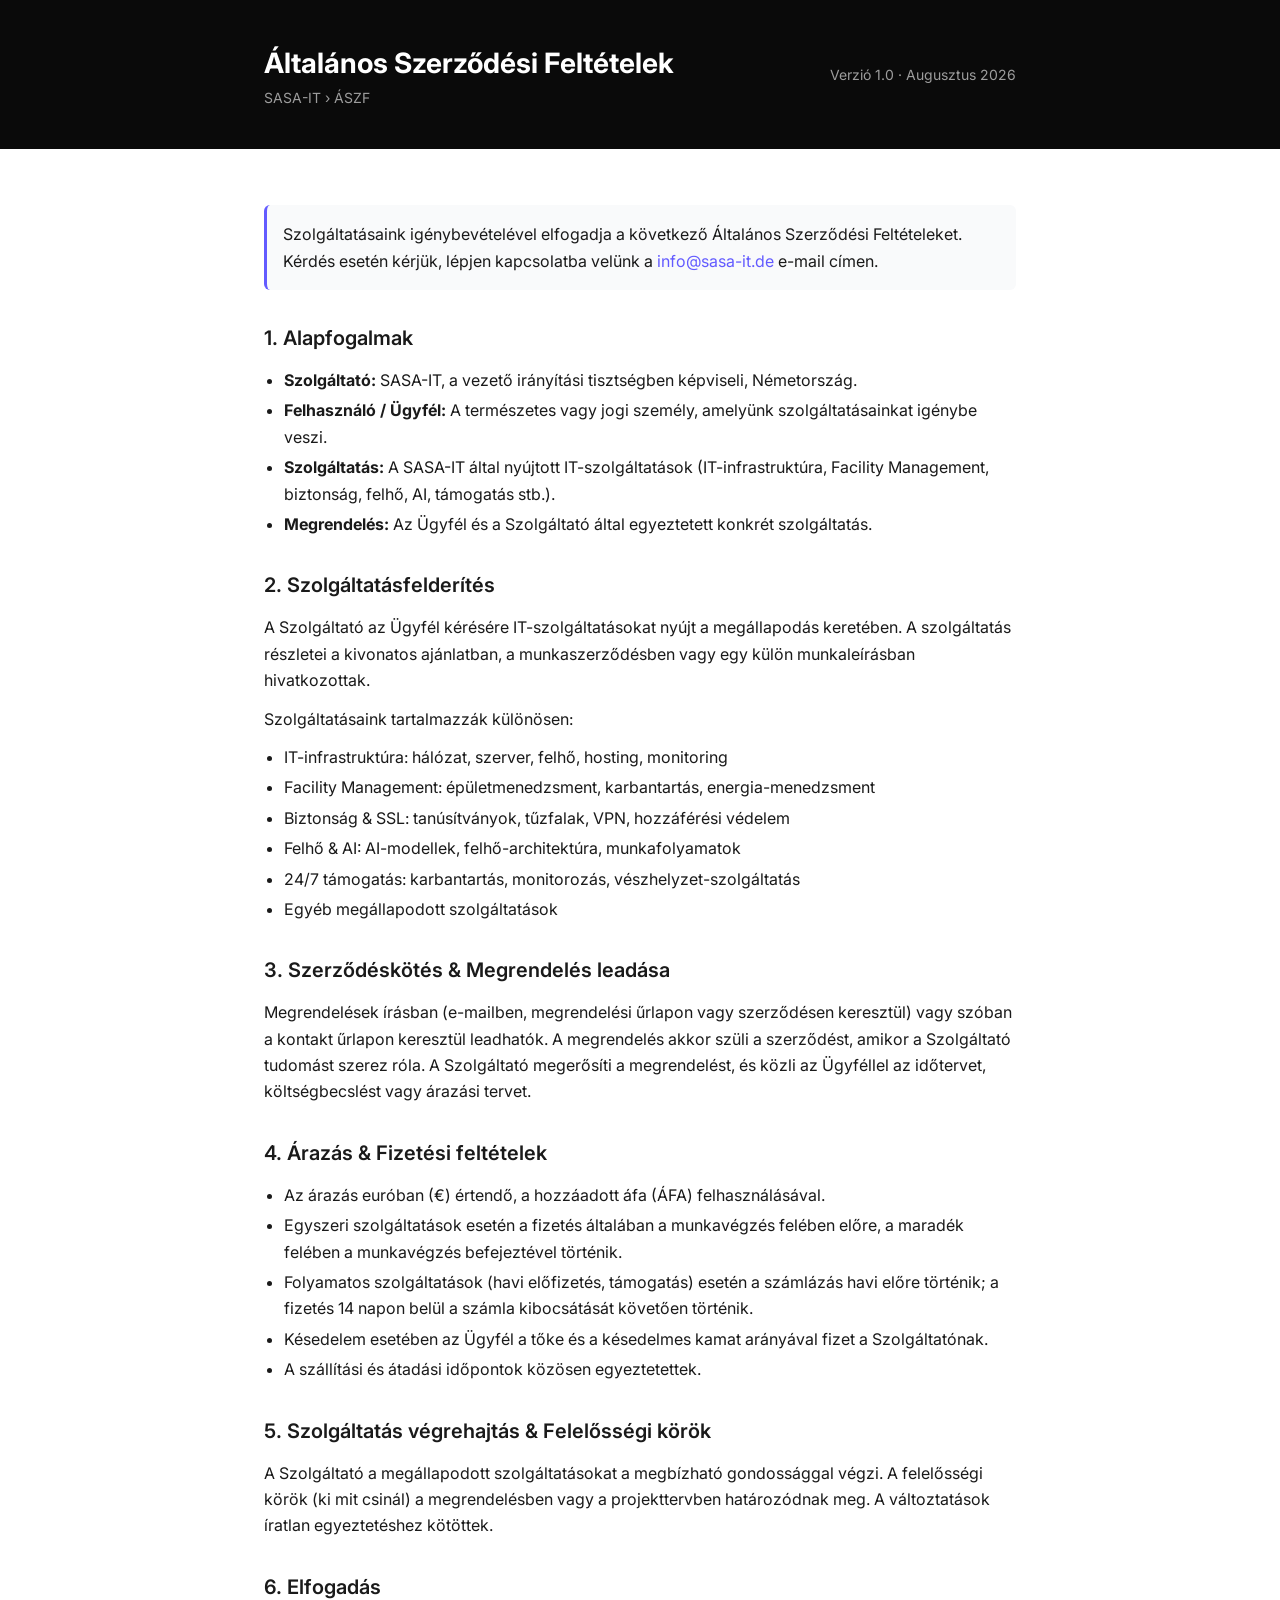
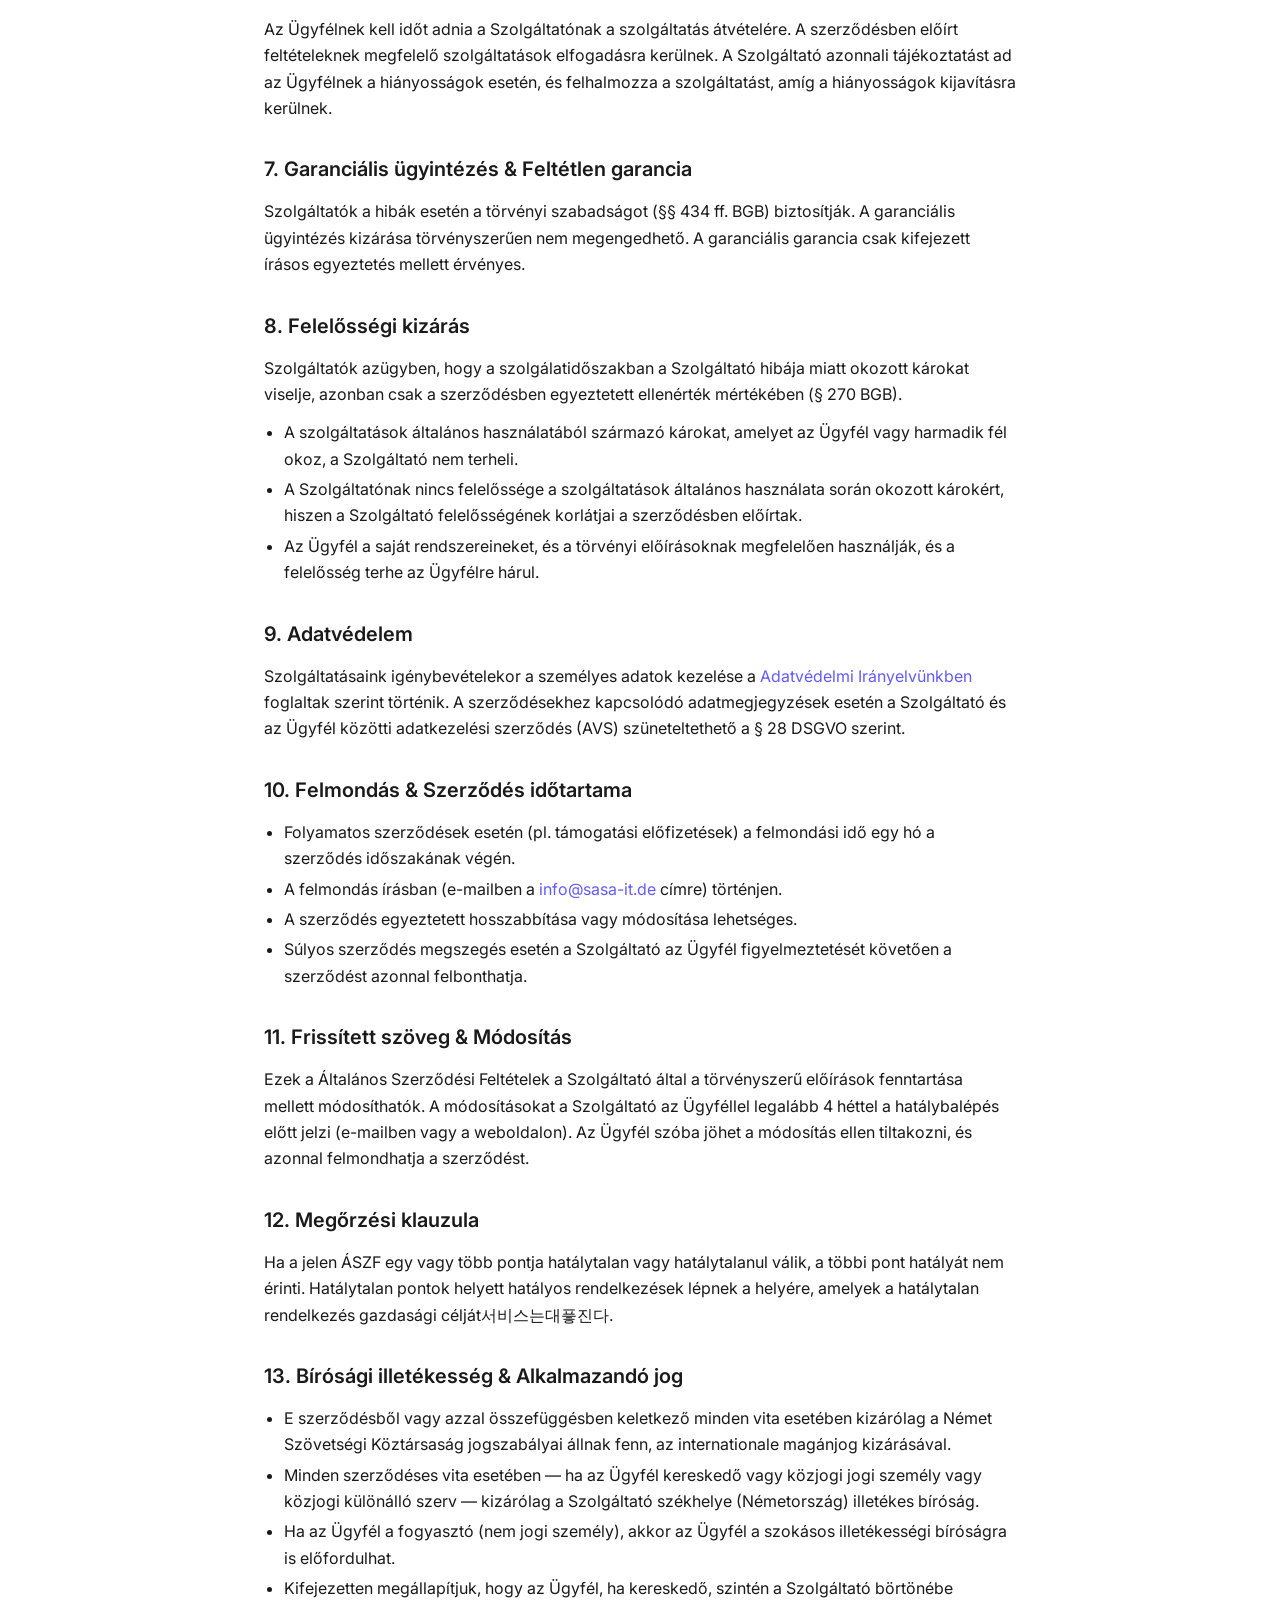
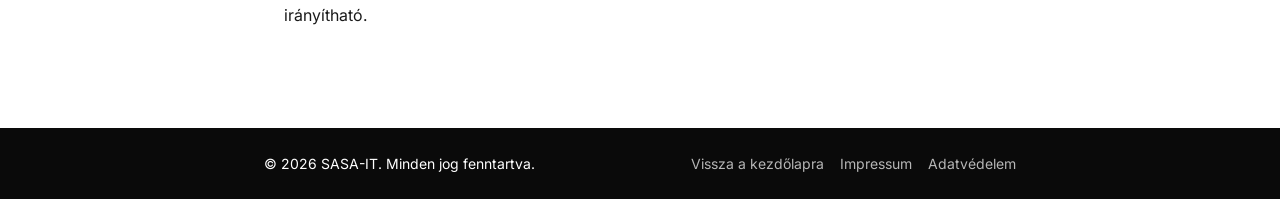
<file: landing-page/terms-hu.html>
<!DOCTYPE html>
<html lang="hu">
<head>
  <meta charset="UTF-8">
  <meta name="viewport" content="width=device-width, initial-scale=1.0">
  <title>Általános Szerződési Feltételek — SASA-IT</title>
  <link rel="preconnect" href="https://fonts.googleapis.com">
  <link rel="preconnect" href="https://fonts.gstatic.com" crossorigin>
  <link href="https://fonts.googleapis.com/css2?family=Inter:wght@400;500;600;700;800&family=Source+Code+Pro:wght@400;500&display=swap" rel="stylesheet">
  <style>
    :root {
      --color-primary: #0a0a0a;
      --color-surface: #ffffff;
      --color-surface-alt: #f7f7f7;
      --color-text: #1a1a1a;
      --color-text-muted: #6b7280;
      --color-text-inverse: #ffffff;
      --color-border: #e5e7eb;
      --color-accent: #635bff;
      --font-sans: 'Inter', -apple-system, BlinkMacSystemFont, sans-serif;
      --font-mono: 'Source Code Pro', 'JetBrains Mono', monospace;
      --radius-sm: 6px;
      --radius-md: 10px;
      --radius-lg: 16px;
      --space-sm: 8px;
      --space-md: 16px;
      --space-lg: 24px;
      --space-xl: 32px;
    }
    *, *::before, *::after { box-sizing: border-box; margin: 0; padding: 0; }
    body {
      font-family: var(--font-sans);
      font-size: 16px;
      line-height: 1.65;
      color: var(--color-text);
      background: var(--color-surface);
    }
    a { color: var(--color-accent); text-decoration: none; }
    a:hover { text-decoration: underline; }
    .container { max-width: 800px; margin: 0 auto; padding: 0 24px; }
    .page-header {
      background: var(--color-primary);
      color: var(--color-text-inverse);
      padding: 40px 0;
    }
    .page-header .container {
      display: flex;
      align-items: center;
      justify-content: space-between;
      flex-wrap: wrap;
      gap: 16px;
    }
    .page-header h1 { font-size: 1.75rem; font-weight: 700; }
    .breadcrumb { font-size: 0.875rem; color: rgba(255,255,255,0.6); }
    .breadcrumb a { color: rgba(255,255,255,0.6); }
    .breadcrumb a:hover { color: white; text-decoration: none; }
    .content { padding: 40px 0; }
    .content h2 { font-size: 1.25rem; font-weight: 600; margin: 32px 0 12px; }
    .content h3 { font-size: 1.0625rem; font-weight: 600; margin: 24px 0 8px; }
    .content p { margin-bottom: 12px; }
    .content ul { list-style: disc; padding-left: 20px; margin-bottom: 12px; }
    .content li { margin-bottom: 4px; }
    .content ol { padding-left: 20px; margin-bottom: 12px; }
    .content ol li { margin-bottom: 4px; }
    .notice {
      background: #f9fafb;
      border-left: 3px solid var(--color-accent);
      padding: 16px;
      margin: 16px 0;
      border-radius: var(--radius-sm);
    }
    .notice p { margin-bottom: 0; }
    .footer-legal {
      background: var(--color-primary);
      color: var(--color-text-inverse);
      padding: 24px 0;
      margin-top: 48px;
    }
    .footer-legal .container {
      display: flex;
      flex-wrap: wrap;
      justify-content: space-between;
      align-items: center;
      gap: 12px;
      font-size: 0.875rem;
    }
    .footer-legal a { color: rgba(255,255,255,0.7); }
    .footer-legal a:hover { color: white; text-decoration: none; }
    @media (max-width: 600px) {
      .page-header .container { flex-direction: column; align-items: flex-start; }
      .footer-legal .container { flex-direction: column; align-items: center; text-align: center; }
    }
  </style>
</head>
<body>

  <header class="page-header">
    <div class="container">
      <div>
        <h1>Általános Szerződési Feltételek</h1>
        <nav class="breadcrumb" aria-label="Breadcrumb">
          <a href="index.html">SASA-IT</a> &rsaquo; ÁSZF
        </nav>
      </div>
      <div style="font-size:0.875rem; color:rgba(255,255,255,0.6);">Verzió 1.0 &middot; Augusztus 2026</div>
    </div>
  </header>

  <main class="content">
    <div class="container">

      <p class="notice">
        Szolgáltatásaink igénybevételével elfogadja a következő Általános Szerződési Feltételeket.
        Kérdés esetén kérjük, lépjen kapcsolatba velünk a
        <a href="mailto:info@sasa-it.de">info@sasa-it.de</a> e-mail címen.
      </p>

      <h2>1. Alapfogalmak</h2>
      <ul>
        <li><strong>Szolgáltató:</strong> SASA-IT, a vezető irányítási tisztségben képviseli, Németország.</li>
        <li><strong>Felhasználó / Ügyfél:</strong> A természetes vagy jogi személy, amelyünk szolgáltatásainkat igénybe veszi.</li>
        <li><strong>Szolgáltatás:</strong> A SASA-IT által nyújtott IT-szolgáltatások (IT-infrastruktúra, Facility Management, biztonság, felhő, AI, támogatás stb.).</li>
        <li><strong>Megrendelés:</strong> Az Ügyfél és a Szolgáltató által egyeztetett konkrét szolgáltatás.</li>
      </ul>

      <h2>2. Szolgáltatásfelderítés</h2>
      <p>
        A Szolgáltató az Ügyfél kérésére IT-szolgáltatásokat nyújt a megállapodás keretében.
        A szolgáltatás részletei a kivonatos ajánlatban, a munkaszerződésben vagy egy külön
        munkaleírásban hivatkozottak.
      </p>
      <p>
        Szolgáltatásaink tartalmazzák különösen:
      </p>
      <ul>
        <li>IT-infrastruktúra: hálózat, szerver, felhő, hosting, monitoring</li>
        <li>Facility Management: épületmenedzsment, karbantartás, energia-menedzsment</li>
        <li>Biztonság & SSL: tanúsítványok, tűzfalak, VPN, hozzáférési védelem</li>
        <li>Felhő & AI: AI-modellek, felhő-architektúra, munkafolyamatok</li>
        <li>24/7 támogatás: karbantartás, monitorozás, vészhelyzet-szolgáltatás</li>
        <li>Egyéb megállapodott szolgáltatások</li>
      </ul>

      <h2>3. Szerződéskötés & Megrendelés leadása</h2>
      <p>
        Megrendelések írásban (e-mailben, megrendelési űrlapon vagy szerződésen keresztül)
        vagy szóban a kontakt űrlapon keresztül leadhatók. A megrendelés akkor szüli a szerződést,
        amikor a Szolgáltató tudomást szerez róla. A Szolgáltató megerősíti a megrendelést,
        és közli az Ügyféllel az időtervet, költségbecslést vagy árazási tervet.
      </p>

      <h2>4. Árazás & Fizetési feltételek</h2>
      <ul>
        <li>Az árazás euróban (€) értendő, a hozzáadott áfa (ÁFA) felhasználásával.</li>
        <li>Egyszeri szolgáltatások esetén a fizetés általában a munkavégzés felében előre, a
          maradék felében a munkavégzés befejeztével történik.</li>
        <li>Folyamatos szolgáltatások (havi előfizetés, támogatás) esetén a számlázás havi
          előre történik; a fizetés 14 napon belül a számla kibocsátását követően történik.</li>
        <li>Késedelem esetében az Ügyfél a tőke és a késedelmes kamat arányával fizet a
          Szolgáltatónak.</li>
        <li>A szállítási és átadási időpontok közösen egyeztetettek.</li>
      </ul>

      <h2>5. Szolgáltatás végrehajtás & Felelősségi körök</h2>
      <p>
        A Szolgáltató a megállapodott szolgáltatásokat a megbízható gondossággal végzi.
        A felelősségi körök (ki mit csinál) a megrendelésben vagy a projekttervben határozódnak meg.
        A változtatások íratlan egyeztetéshez kötöttek.
      </p>

      <h2>6. Elfogadás</h2>
      <p>
        Az Ügyfélnek kell időt adnia a Szolgáltatónak a szolgáltatás átvételére.
        A szerződésben előírt feltételeknek megfelelő szolgáltatások elfogadásra kerülnek.
        A Szolgáltató azonnali tájékoztatást ad az Ügyfélnek a hiányosságok esetén,
        és felhalmozza a szolgáltatást, amíg a hiányosságok kijavításra kerülnek.
      </p>

      <h2>7. Garanciális ügyintézés & Feltétlen garancia</h2>
      <p>
        Szolgáltatók a hibák esetén a törvényi szabadságot (§§ 434 ff. BGB) biztosítják.
        A garanciális ügyintézés kizárása törvényszerűen nem megengedhető. A garanciális
        garancia csak kifejezett írásos egyeztetés mellett érvényes.
      </p>

      <h2>8. Felelősségi kizárás</h2>
      <p>
        Szolgáltatók azügyben, hogy a szolgálatidőszakban a Szolgáltató hibája
        miatt okozott károkat viselje, azonban csak a szerződésben egyeztetett
        ellenérték mértékében (§&nbsp;270 BGB).
      </p>
      <ul>
        <li>A szolgáltatások általános használatából származó károkat,
          amelyet az Ügyfél vagy harmadik fél okoz, a Szolgáltató nem terheli.</li>
        <li>A Szolgáltatónak nincs felelőssége a szolgáltatások általános használata
          során okozott károkért, hiszen a Szolgáltató felelősségének korlátjai
          a szerződésben előírtak.</li>
        <li>Az Ügyfél a saját rendszereineket, és a törvényi előírásoknak megfelelően
          használják, és a felelősség terhe az Ügyfélre hárul.</li>
      </ul>

      <h2>9. Adatvédelem</h2>
      <p>
        Szolgáltatásaink igénybevételekor a személyes adatok kezelése a
        <a href="privacy-hu.html">Adatvédelmi Irányelvünkben</a>
        foglaltak szerint történik. A szerződésekhez kapcsolódó adatmegjegyzések
        esetén a Szolgáltató és az Ügyfél közötti adatkezelési szerződés
        (AVS) szüneteltethető a § 28 DSGVO szerint.
      </p>

      <h2>10. Felmondás & Szerződés időtartama</h2>
      <ul>
        <li>Folyamatos szerződések esetén (pl. támogatási előfizetések) a felmondási idő
          egy hó a szerződés időszakának végén.</li>
        <li>A felmondás írásban (e-mailben a <a href="mailto:info@sasa-it.de">info@sasa-it.de</a> címre) történjen.</li>
        <li>A szerződés egyeztetett hosszabbítása vagy módosítása lehetséges.</li>
        <li>Súlyos szerződés megszegés esetén a Szolgáltató az Ügyfél figyelmeztetését
          követően a szerződést azonnal felbonthatja.</li>
      </ul>

      <h2>11. Frissített szöveg & Módosítás</h2>
      <p>
        Ezek a Általános Szerződési Feltételek a Szolgáltató által a törvényszerű
        előírások fenntartása mellett módosíthatók. A módosításokat a Szolgáltató
        az Ügyféllel legalább 4 héttel a hatálybalépés előtt jelzi (e-mailben vagy
        a weboldalon). Az Ügyfél szóba jöhet a módosítás ellen tiltakozni,
        és azonnal felmondhatja a szerződést.
      </p>

      <h2>12. Megőrzési klauzula</h2>
      <p>
        Ha a jelen ÁSZF egy vagy több pontja hatálytalan vagy hatálytalanul válik,
        a többi pont hatályát nem érinti. Hatálytalan pontok helyett hatályos
        rendelkezések lépnek a helyére, amelyek a hatálytalan rendelkezés
        gazdasági célját서비스는대픟진다.
      </p>

      <h2>13. Bírósági illetékesség & Alkalmazandó jog</h2>
      <ul>
        <li>E szerződésből vagy azzal összefüggésben keletkező minden vita esetében
          kizárólag a Német Szövetségi Köztársaság jogszabályai állnak fenn,
          az internationale magánjog kizárásával.</li>
        <li>Minden szerződéses vita esetében — ha az Ügyfél kereskedő vagy közjogi
          jogi személy vagy közjogi különálló szerv — kizárólag a Szolgáltató
          székhelye (Németország) illetékes bíróság.</li>
        <li>Ha az Ügyfél a fogyasztó (nem jogi személy), akkor az Ügyfél a
          szokásos illetékességi bíróságra is előfordulhat.</li>
        <li>Kifejezetten megállapítjuk, hogy az Ügyfél, ha kereskedő,
          szintén a Szolgáltató börtönébe irányítható.</li>
      </ul>

    </div>
  </main>

  <footer class="footer-legal">
    <div class="container">
      <div>&copy; 2026 SASA-IT. Minden jog fenntartva.</div>
      <div style="display:flex; gap:16px; flex-wrap:wrap;">
        <a href="index.html">Vissza a kezdőlapra</a>
        <a href="impressum.html">Impressum</a>
        <a href="privacy-hu.html">Adatvédelem</a>
      </div>
    </div>
  </footer>

</body>
</html>
</file>
<file: landing-page/tokens.css>
/* === SASA-IT Design Tokens — Single Source of Truth === */
/* Quelle: DESIGN.md. Änderungen nur dort + dieser Datei. */
/* Alle HTML-Seiten binden diese Datei ein — kein dupliziertes :root */

:root {
  /* Colors (aus DESIGN.md) */
  --color-primary: #0A0A0A;
  --color-secondary: #1A1A1A;
  --color-surface: #FAFAFA;
  --color-surface-alt: #F4F4F5;
  --color-surface-dark: #161B22;
  --color-surface-dark-alt: #21262D;
  --color-surface-dark-alt: #21262D;
  --color-accent: #0066FF;
  --color-accent-dark: #0052CC;
  --color-accent-hover: #0047B3;
  --color-text: #111111;
  --color-text-muted: #666666;
  --color-text-inverse: #ffffff;
  --color-border: #E5E5E5;
  --color-border-dark: #30363D;
  --color-success: #00A36C;
  --color-danger: #D32F2F;
  --color-warning: #FF8C00;
  --color-info: #0066FF;

  /* Typography */
  --font-sans: 'Inter', -apple-system, BlinkMacSystemFont, sans-serif;
  --font-mono: 'JetBrains Mono', monospace;

  /* Radius */
  --radius-sm: 4px;
  --radius-md: 8px;
  --radius-lg: 12px;
  --radius-xl: 16px;
  --radius-full: 9999px;

  /* Shadows */
  --shadow-sm: 0 1px 2px rgba(0,0,0,0.05);
  --shadow-md: 0 4px 12px rgba(0,0,0,0.08);
  --shadow-lg: 0 12px 32px rgba(0,0,0,0.12);
  --shadow-glow: 0 0 24px rgba(0,102,255,0.35);

  /* Spacing */
  --space-xs: 4px;
  --space-sm: 8px;
  --space-md: 16px;
  --space-lg: 24px;
  --space-xl: 32px;
  --space-2xl: 48px;
  --space-3xl: 64px;

  /* Layout */
  --max-width: 1200px;
  --nav-height: 72px;
}
</file>
